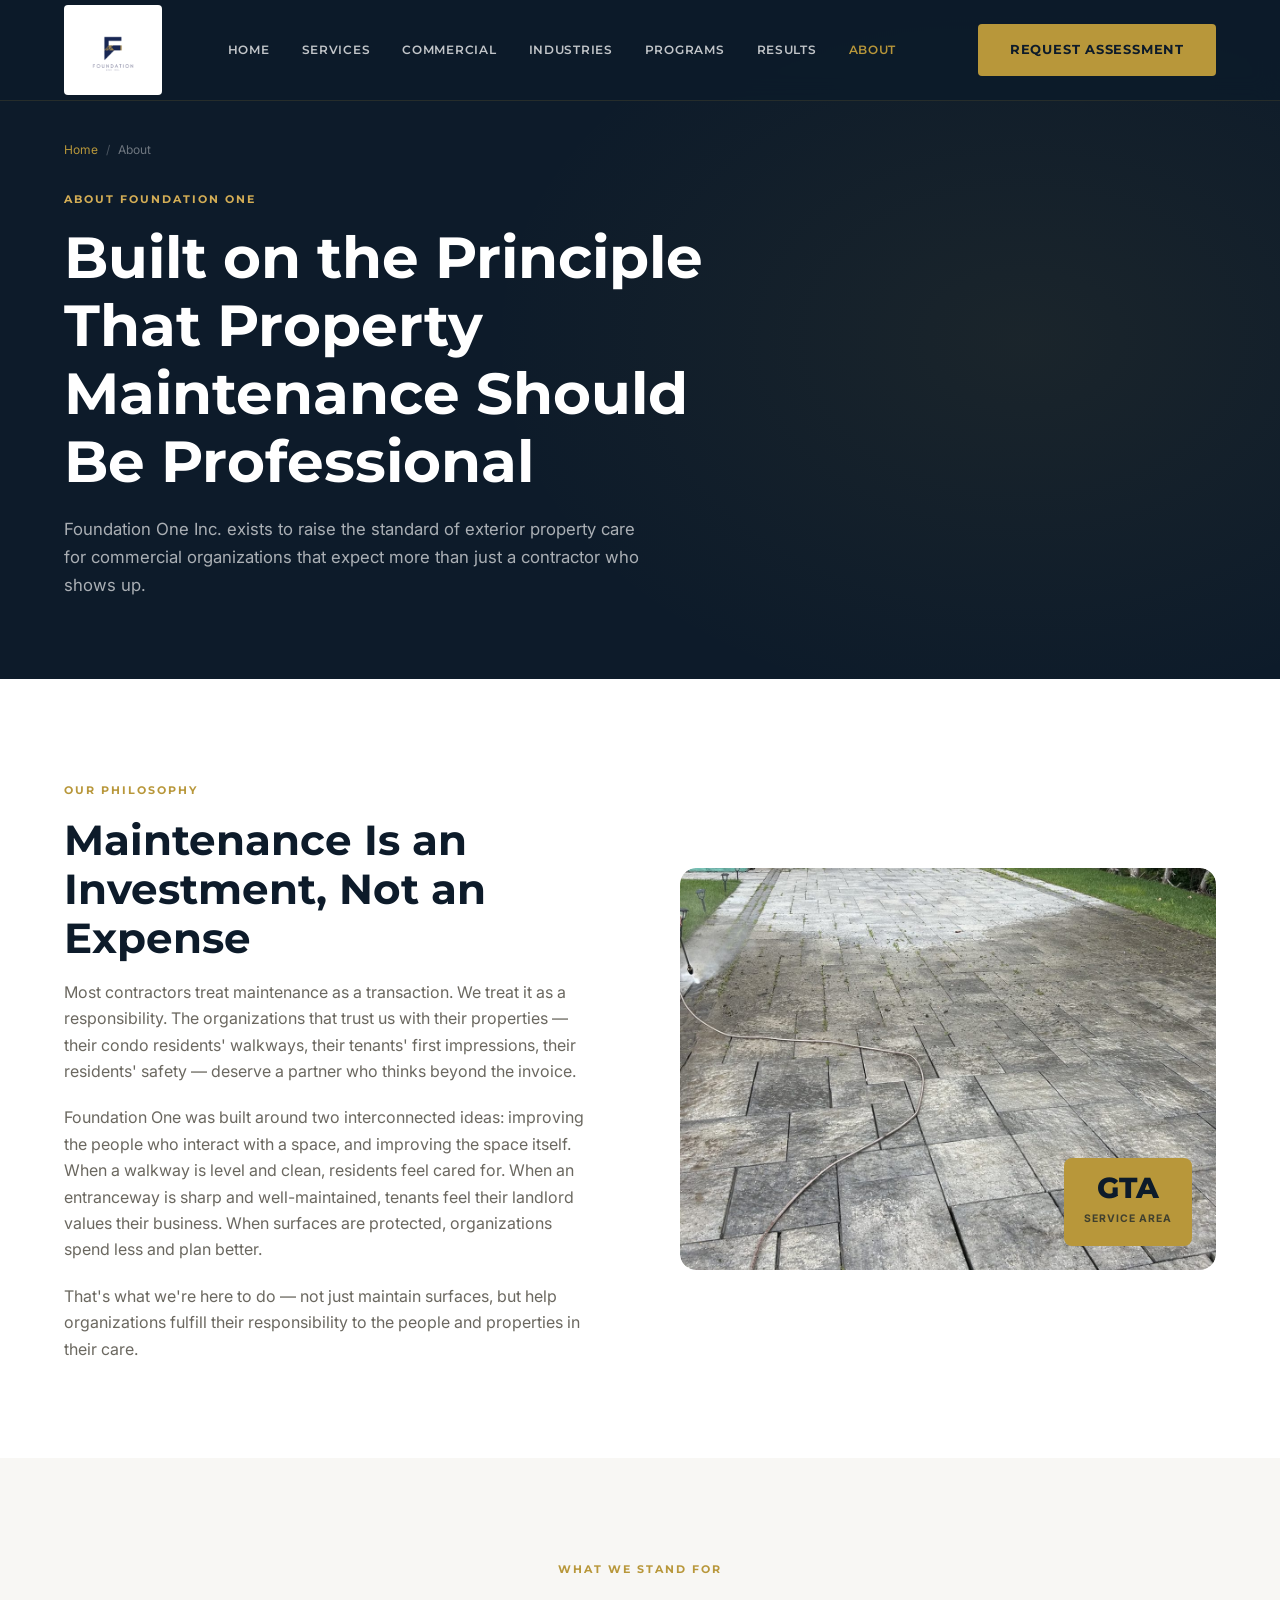
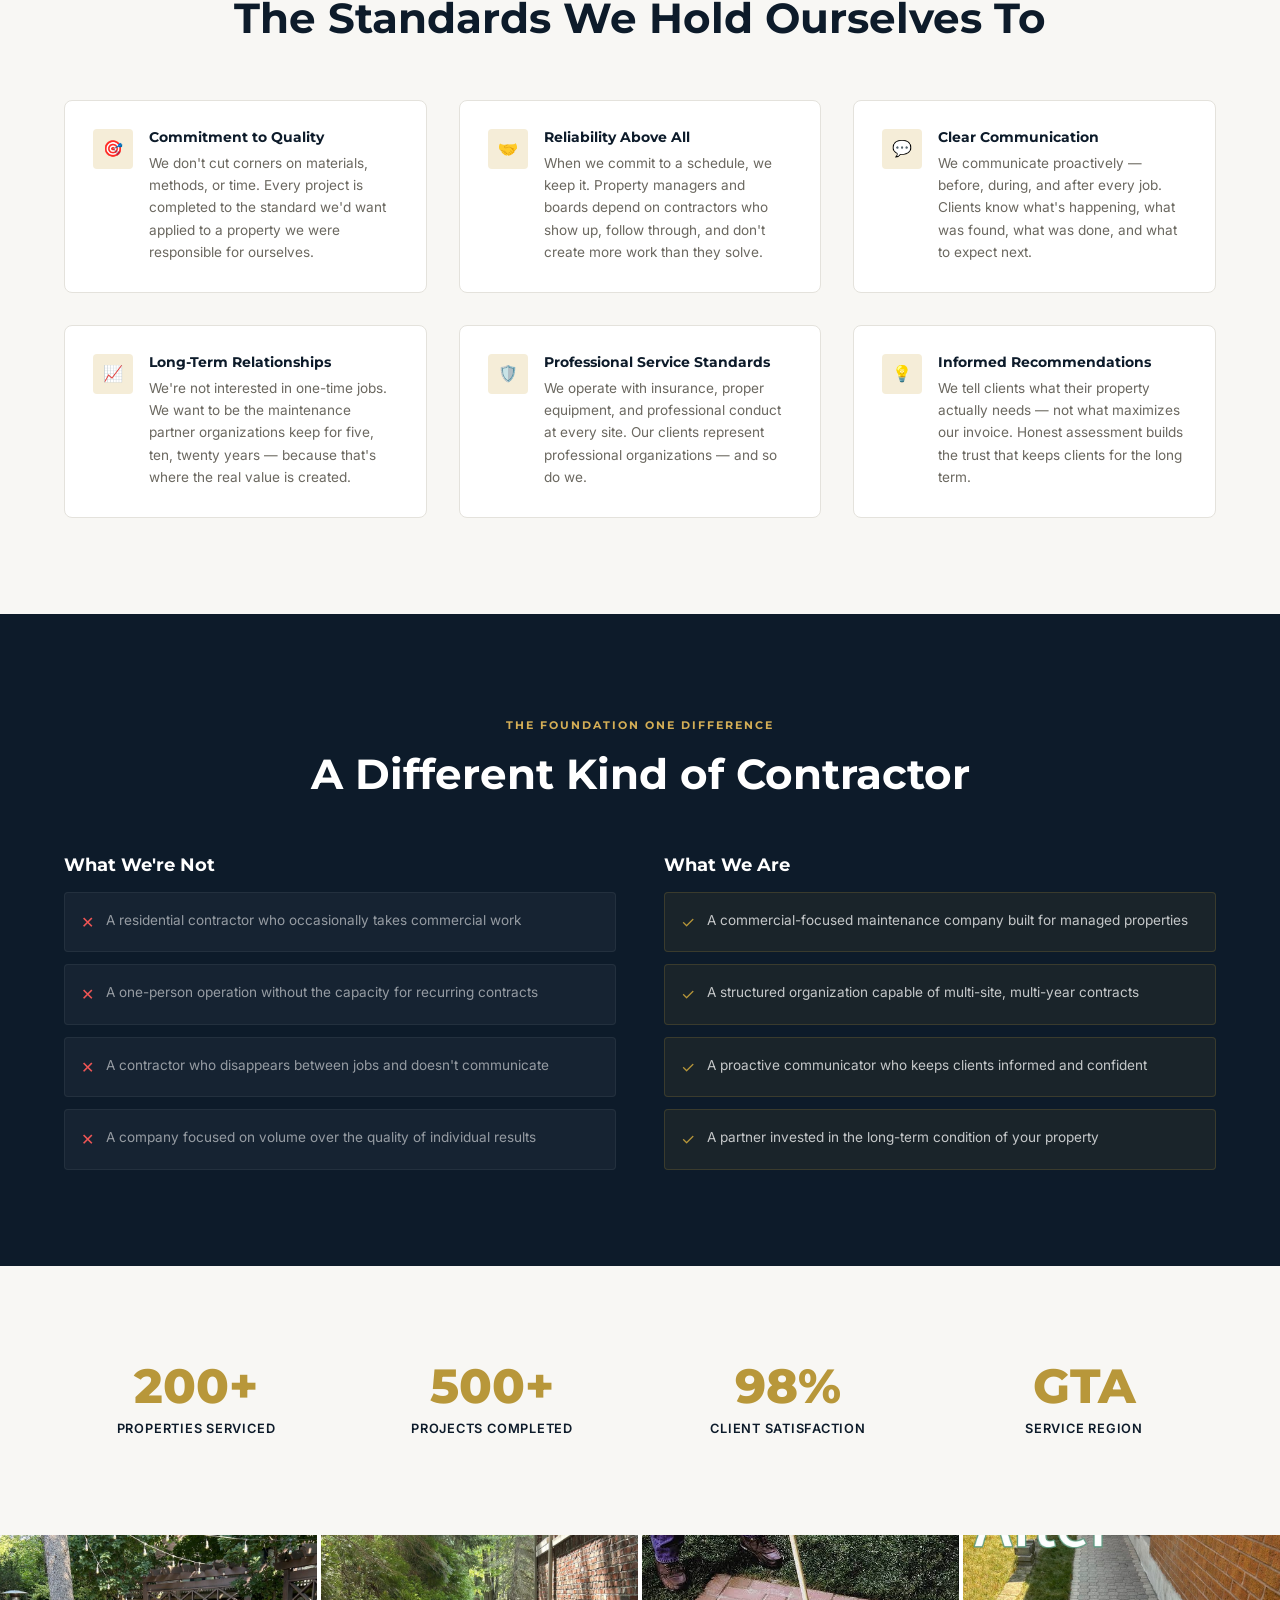
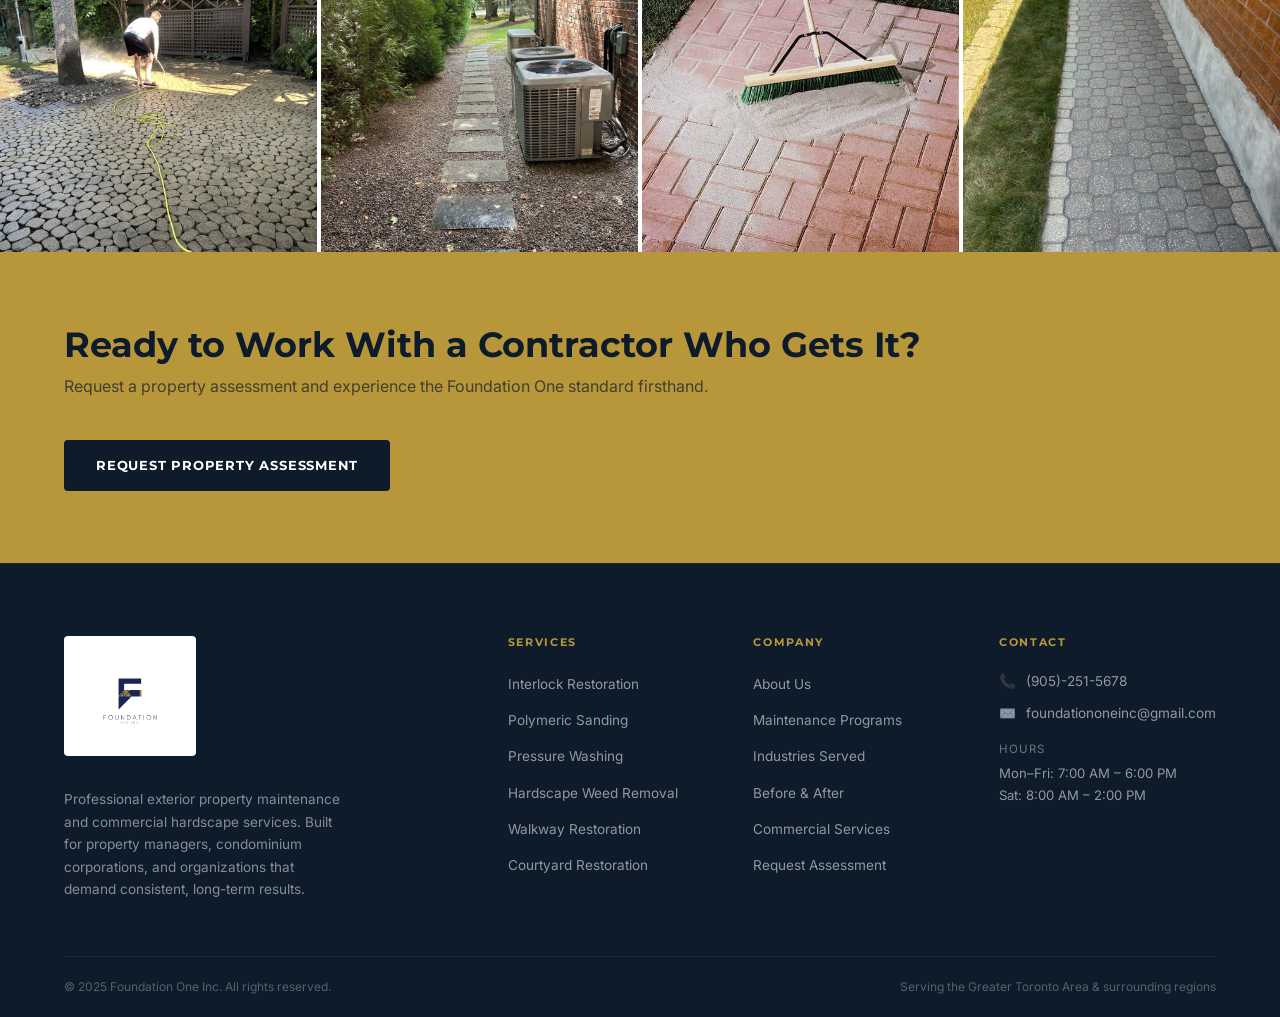
<file: about.html>
<!DOCTYPE html>
<html lang="en">
<head>
  <meta charset="UTF-8" />
  <meta name="viewport" content="width=device-width, initial-scale=1.0" />
  <title>About — Foundation One Inc.</title>
  <meta name="description" content="Foundation One Inc. is a professional commercial property maintenance company built on reliability, quality, and long-term client relationships." />
  <link rel="stylesheet" href="css/style.css" />
</head>
<body>

  <div id="nav-placeholder"></div>

  <section class="page-hero">
    <div class="page-hero__bg"></div>
    <div class="container">
      <div class="page-hero__inner">
        <div class="page-hero__breadcrumb">
          <a href="index.html">Home</a> <span>/</span> About
        </div>
        <span class="eyebrow">About Foundation One</span>
        <h1>Built on the Principle That Property Maintenance Should Be Professional</h1>
        <p>Foundation One Inc. exists to raise the standard of exterior property care for commercial organizations that expect more than just a contractor who shows up.</p>
      </div>
    </div>
  </section>

  <!-- ══════════════════════════════════════
       PHILOSOPHY
  ══════════════════════════════════════ -->
  <section class="section">
    <div class="container">
      <div class="about-grid">
        <div class="reveal">
          <span class="eyebrow">Our Philosophy</span>
          <h2>Maintenance Is an Investment, Not an Expense</h2>
          <p style="margin-top:16px; margin-bottom:20px;">Most contractors treat maintenance as a transaction. We treat it as a responsibility. The organizations that trust us with their properties — their condo residents' walkways, their tenants' first impressions, their residents' safety — deserve a partner who thinks beyond the invoice.</p>
          <p style="margin-bottom:20px;">Foundation One was built around two interconnected ideas: improving the people who interact with a space, and improving the space itself. When a walkway is level and clean, residents feel cared for. When an entranceway is sharp and well-maintained, tenants feel their landlord values their business. When surfaces are protected, organizations spend less and plan better.</p>
          <p>That's what we're here to do — not just maintain surfaces, but help organizations fulfill their responsibility to the people and properties in their care.</p>
        </div>
        <div class="about-photo-wrap reveal reveal-delay-2">
          <img class="about-photo" src="assets/photos/courtyard-action.jpg" alt="Foundation One commercial property maintenance work" loading="lazy" />
          <div class="about-visual__badge">
            <strong>GTA</strong>
            <span>Service Area</span>
          </div>
        </div>
      </div>
    </div>
  </section>

  <!-- ══════════════════════════════════════
       VALUES
  ══════════════════════════════════════ -->
  <section class="section section--gray">
    <div class="container">
      <div class="section-header section-header--center reveal">
        <span class="eyebrow">What We Stand For</span>
        <h2>The Standards We Hold Ourselves To</h2>
      </div>
      <div style="display:grid; grid-template-columns: repeat(auto-fit, minmax(340px, 1fr)); gap: 32px;">
        <div class="value-item reveal reveal-delay-1" style="background:var(--white); padding:28px; border-radius:var(--radius-md); border:1px solid var(--gray-200); align-items:flex-start;">
          <div class="value-item__icon">🎯</div>
          <div>
            <h4>Commitment to Quality</h4>
            <p style="font-size:0.85rem; margin-top:6px;">We don't cut corners on materials, methods, or time. Every project is completed to the standard we'd want applied to a property we were responsible for ourselves.</p>
          </div>
        </div>
        <div class="value-item reveal reveal-delay-2" style="background:var(--white); padding:28px; border-radius:var(--radius-md); border:1px solid var(--gray-200); align-items:flex-start;">
          <div class="value-item__icon">🤝</div>
          <div>
            <h4>Reliability Above All</h4>
            <p style="font-size:0.85rem; margin-top:6px;">When we commit to a schedule, we keep it. Property managers and boards depend on contractors who show up, follow through, and don't create more work than they solve.</p>
          </div>
        </div>
        <div class="value-item reveal reveal-delay-3" style="background:var(--white); padding:28px; border-radius:var(--radius-md); border:1px solid var(--gray-200); align-items:flex-start;">
          <div class="value-item__icon">💬</div>
          <div>
            <h4>Clear Communication</h4>
            <p style="font-size:0.85rem; margin-top:6px;">We communicate proactively — before, during, and after every job. Clients know what's happening, what was found, what was done, and what to expect next.</p>
          </div>
        </div>
        <div class="value-item reveal reveal-delay-4" style="background:var(--white); padding:28px; border-radius:var(--radius-md); border:1px solid var(--gray-200); align-items:flex-start;">
          <div class="value-item__icon">📈</div>
          <div>
            <h4>Long-Term Relationships</h4>
            <p style="font-size:0.85rem; margin-top:6px;">We're not interested in one-time jobs. We want to be the maintenance partner organizations keep for five, ten, twenty years — because that's where the real value is created.</p>
          </div>
        </div>
        <div class="value-item reveal reveal-delay-1" style="background:var(--white); padding:28px; border-radius:var(--radius-md); border:1px solid var(--gray-200); align-items:flex-start;">
          <div class="value-item__icon">🛡️</div>
          <div>
            <h4>Professional Service Standards</h4>
            <p style="font-size:0.85rem; margin-top:6px;">We operate with insurance, proper equipment, and professional conduct at every site. Our clients represent professional organizations — and so do we.</p>
          </div>
        </div>
        <div class="value-item reveal reveal-delay-2" style="background:var(--white); padding:28px; border-radius:var(--radius-md); border:1px solid var(--gray-200); align-items:flex-start;">
          <div class="value-item__icon">💡</div>
          <div>
            <h4>Informed Recommendations</h4>
            <p style="font-size:0.85rem; margin-top:6px;">We tell clients what their property actually needs — not what maximizes our invoice. Honest assessment builds the trust that keeps clients for the long term.</p>
          </div>
        </div>
      </div>
    </div>
  </section>

  <!-- ══════════════════════════════════════
       WHAT MAKES US DIFFERENT
  ══════════════════════════════════════ -->
  <section class="section section--dark">
    <div class="container">
      <div class="section-header section-header--center reveal">
        <span class="eyebrow">The Foundation One Difference</span>
        <h2>A Different Kind of Contractor</h2>
      </div>
      <div style="display:grid; grid-template-columns: 1fr 1fr; gap: 48px; align-items:start;">
        <div class="reveal reveal-delay-1">
          <h4 style="color:var(--white); margin-bottom:16px;">What We're Not</h4>
          <div style="display:flex; flex-direction:column; gap:12px;">
            <div style="display:flex; gap:12px; align-items:flex-start; padding:16px; background:rgba(255,255,255,0.04); border-radius:var(--radius-sm); border:1px solid rgba(255,255,255,0.06);">
              <span style="color:#e55;">✕</span>
              <p style="font-size:0.85rem; color:rgba(255,255,255,0.55);">A residential contractor who occasionally takes commercial work</p>
            </div>
            <div style="display:flex; gap:12px; align-items:flex-start; padding:16px; background:rgba(255,255,255,0.04); border-radius:var(--radius-sm); border:1px solid rgba(255,255,255,0.06);">
              <span style="color:#e55;">✕</span>
              <p style="font-size:0.85rem; color:rgba(255,255,255,0.55);">A one-person operation without the capacity for recurring contracts</p>
            </div>
            <div style="display:flex; gap:12px; align-items:flex-start; padding:16px; background:rgba(255,255,255,0.04); border-radius:var(--radius-sm); border:1px solid rgba(255,255,255,0.06);">
              <span style="color:#e55;">✕</span>
              <p style="font-size:0.85rem; color:rgba(255,255,255,0.55);">A contractor who disappears between jobs and doesn't communicate</p>
            </div>
            <div style="display:flex; gap:12px; align-items:flex-start; padding:16px; background:rgba(255,255,255,0.04); border-radius:var(--radius-sm); border:1px solid rgba(255,255,255,0.06);">
              <span style="color:#e55;">✕</span>
              <p style="font-size:0.85rem; color:rgba(255,255,255,0.55);">A company focused on volume over the quality of individual results</p>
            </div>
          </div>
        </div>
        <div class="reveal reveal-delay-2">
          <h4 style="color:var(--white); margin-bottom:16px;">What We Are</h4>
          <div style="display:flex; flex-direction:column; gap:12px;">
            <div style="display:flex; gap:12px; align-items:flex-start; padding:16px; background:rgba(184,151,58,0.08); border-radius:var(--radius-sm); border:1px solid rgba(184,151,58,0.2);">
              <span style="color:var(--gold);">✓</span>
              <p style="font-size:0.85rem; color:rgba(255,255,255,0.75);">A commercial-focused maintenance company built for managed properties</p>
            </div>
            <div style="display:flex; gap:12px; align-items:flex-start; padding:16px; background:rgba(184,151,58,0.08); border-radius:var(--radius-sm); border:1px solid rgba(184,151,58,0.2);">
              <span style="color:var(--gold);">✓</span>
              <p style="font-size:0.85rem; color:rgba(255,255,255,0.75);">A structured organization capable of multi-site, multi-year contracts</p>
            </div>
            <div style="display:flex; gap:12px; align-items:flex-start; padding:16px; background:rgba(184,151,58,0.08); border-radius:var(--radius-sm); border:1px solid rgba(184,151,58,0.2);">
              <span style="color:var(--gold);">✓</span>
              <p style="font-size:0.85rem; color:rgba(255,255,255,0.75);">A proactive communicator who keeps clients informed and confident</p>
            </div>
            <div style="display:flex; gap:12px; align-items:flex-start; padding:16px; background:rgba(184,151,58,0.08); border-radius:var(--radius-sm); border:1px solid rgba(184,151,58,0.2);">
              <span style="color:var(--gold);">✓</span>
              <p style="font-size:0.85rem; color:rgba(255,255,255,0.75);">A partner invested in the long-term condition of your property</p>
            </div>
          </div>
        </div>
      </div>
    </div>
  </section>

  <!-- ══════════════════════════════════════
       STATS BAND
  ══════════════════════════════════════ -->
  <section class="section section--gray">
    <div class="container">
      <div style="display:grid; grid-template-columns: repeat(4, 1fr); gap: 32px; text-align:center;">
        <div class="reveal reveal-delay-1">
          <div style="font-family:var(--font-display); font-size:3rem; font-weight:800; color:var(--gold); line-height:1;">200+</div>
          <p style="font-size:0.8rem; font-weight:600; letter-spacing:0.06em; text-transform:uppercase; margin-top:8px; color:var(--navy);">Properties Serviced</p>
        </div>
        <div class="reveal reveal-delay-2">
          <div style="font-family:var(--font-display); font-size:3rem; font-weight:800; color:var(--gold); line-height:1;">500+</div>
          <p style="font-size:0.8rem; font-weight:600; letter-spacing:0.06em; text-transform:uppercase; margin-top:8px; color:var(--navy);">Projects Completed</p>
        </div>
        <div class="reveal reveal-delay-3">
          <div style="font-family:var(--font-display); font-size:3rem; font-weight:800; color:var(--gold); line-height:1;">98%</div>
          <p style="font-size:0.8rem; font-weight:600; letter-spacing:0.06em; text-transform:uppercase; margin-top:8px; color:var(--navy);">Client Satisfaction</p>
        </div>
        <div class="reveal reveal-delay-4">
          <div style="font-family:var(--font-display); font-size:3rem; font-weight:800; color:var(--gold); line-height:1;">GTA</div>
          <p style="font-size:0.8rem; font-weight:600; letter-spacing:0.06em; text-transform:uppercase; margin-top:8px; color:var(--navy);">Service Region</p>
        </div>
      </div>
    </div>
  </section>

  <!-- Photo Strip -->
  <div class="photo-strip">
    <div class="photo-strip__item">
      <img src="assets/photos/interlock-restore.jpg" alt="Interlock paver work" loading="lazy" />
    </div>
    <div class="photo-strip__item">
      <img src="assets/photos/path-stepstone.jpg" alt="Stepping stone pathway" loading="lazy" />
    </div>
    <div class="photo-strip__item">
      <img src="assets/photos/polysand-sweep.jpg" alt="Polymeric sand application" loading="lazy" />
    </div>
    <div class="photo-strip__item">
      <img src="assets/photos/walkway-after.jpg" alt="Walkway restoration" loading="lazy" />
    </div>
  </div>

  <section class="cta-banner">
    <div class="container">
      <div class="cta-banner__inner">
        <div>
          <h2>Ready to Work With a Contractor Who Gets It?</h2>
          <p>Request a property assessment and experience the Foundation One standard firsthand.</p>
        </div>
        <a href="contact.html" class="btn btn-dark">Request Property Assessment</a>
      </div>
    </div>
  </section>

  <div id="footer-placeholder"></div>
  <script src="js/components.js"></script>
  <script src="js/main.js"></script>
</body>
</html>
</file>
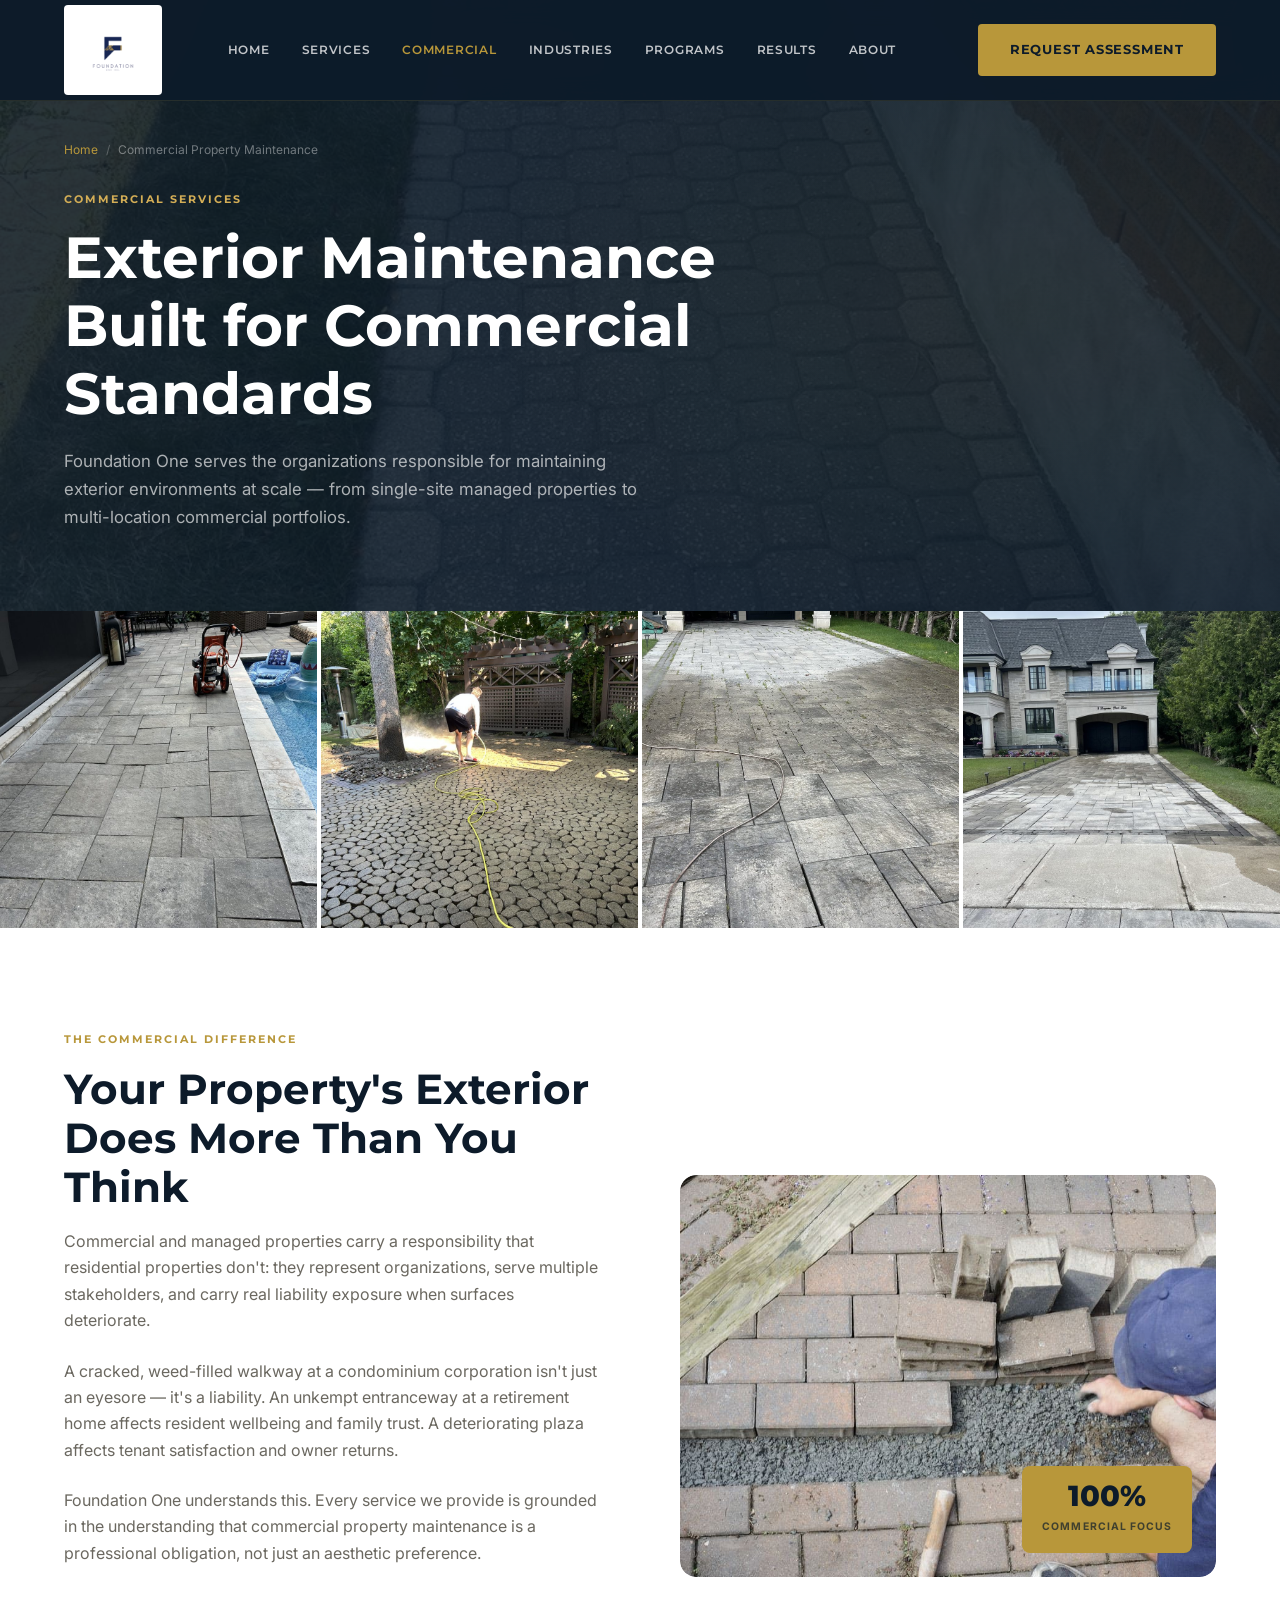
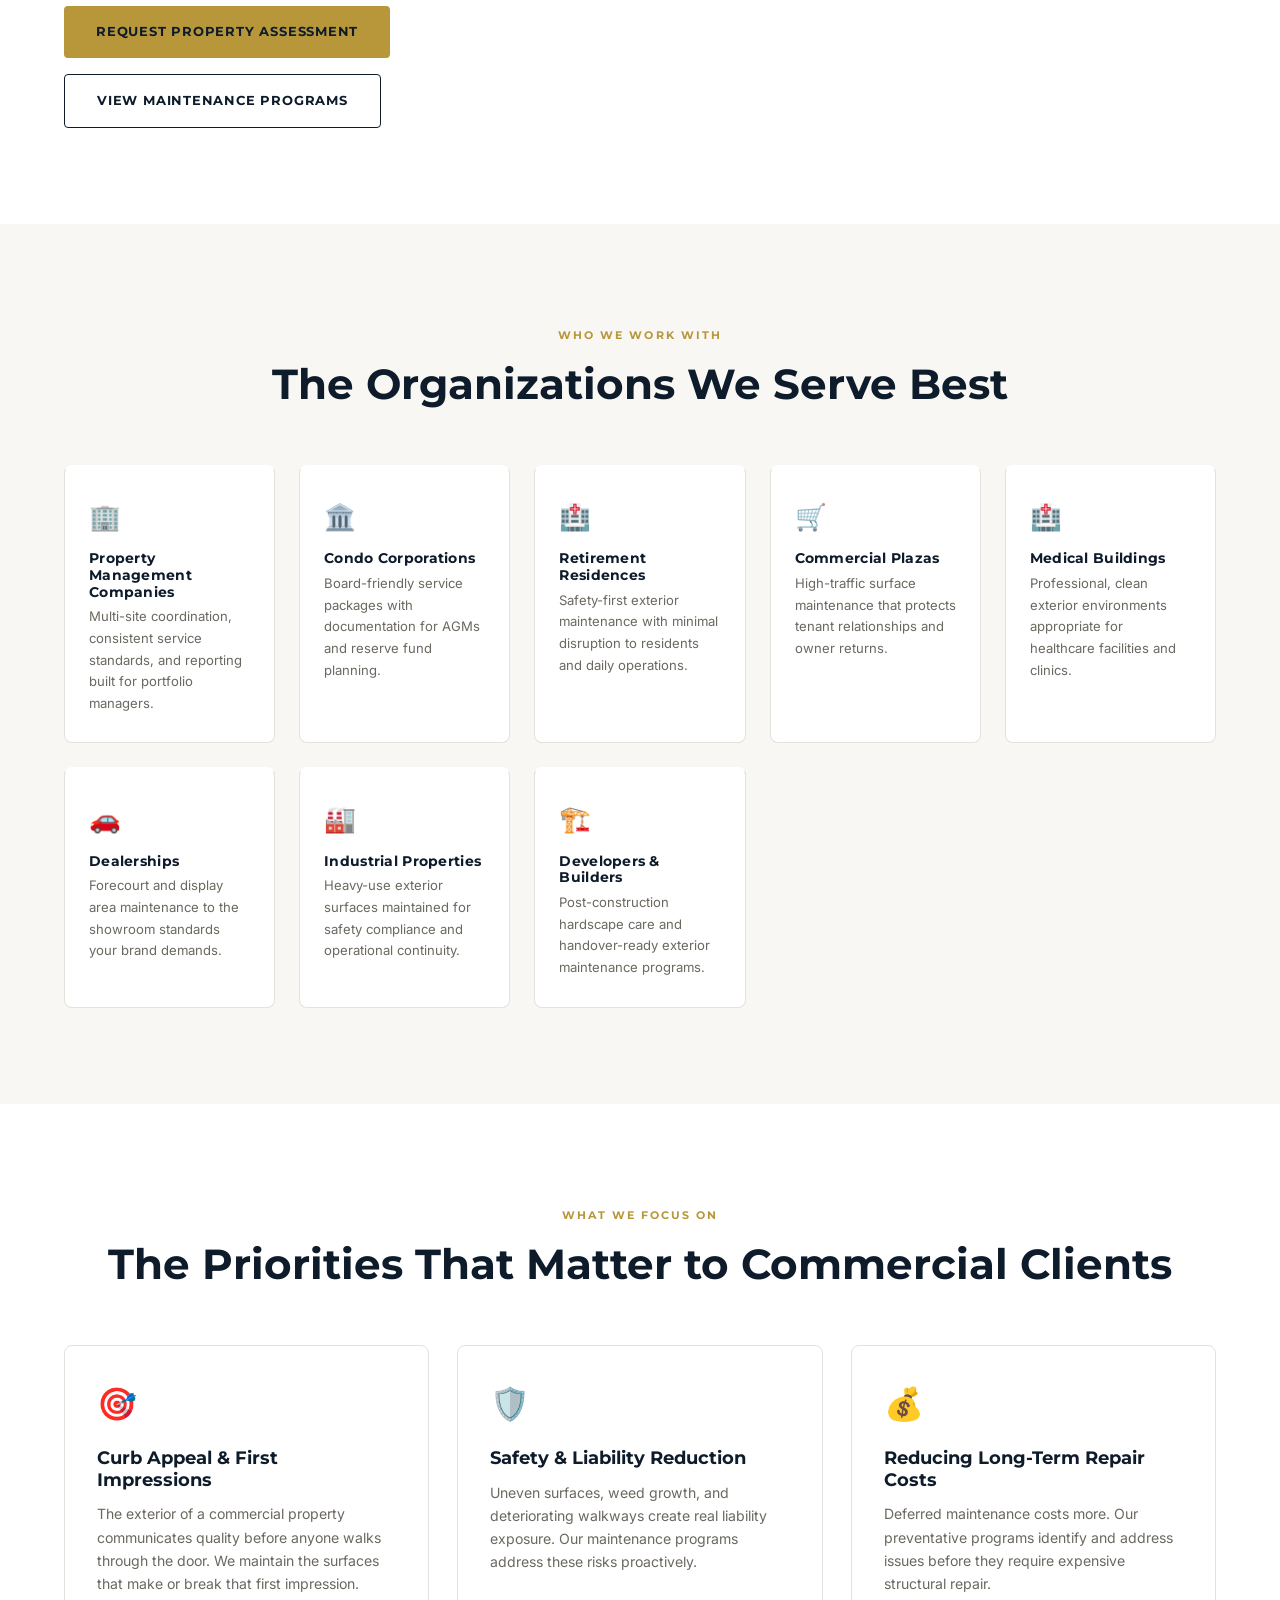
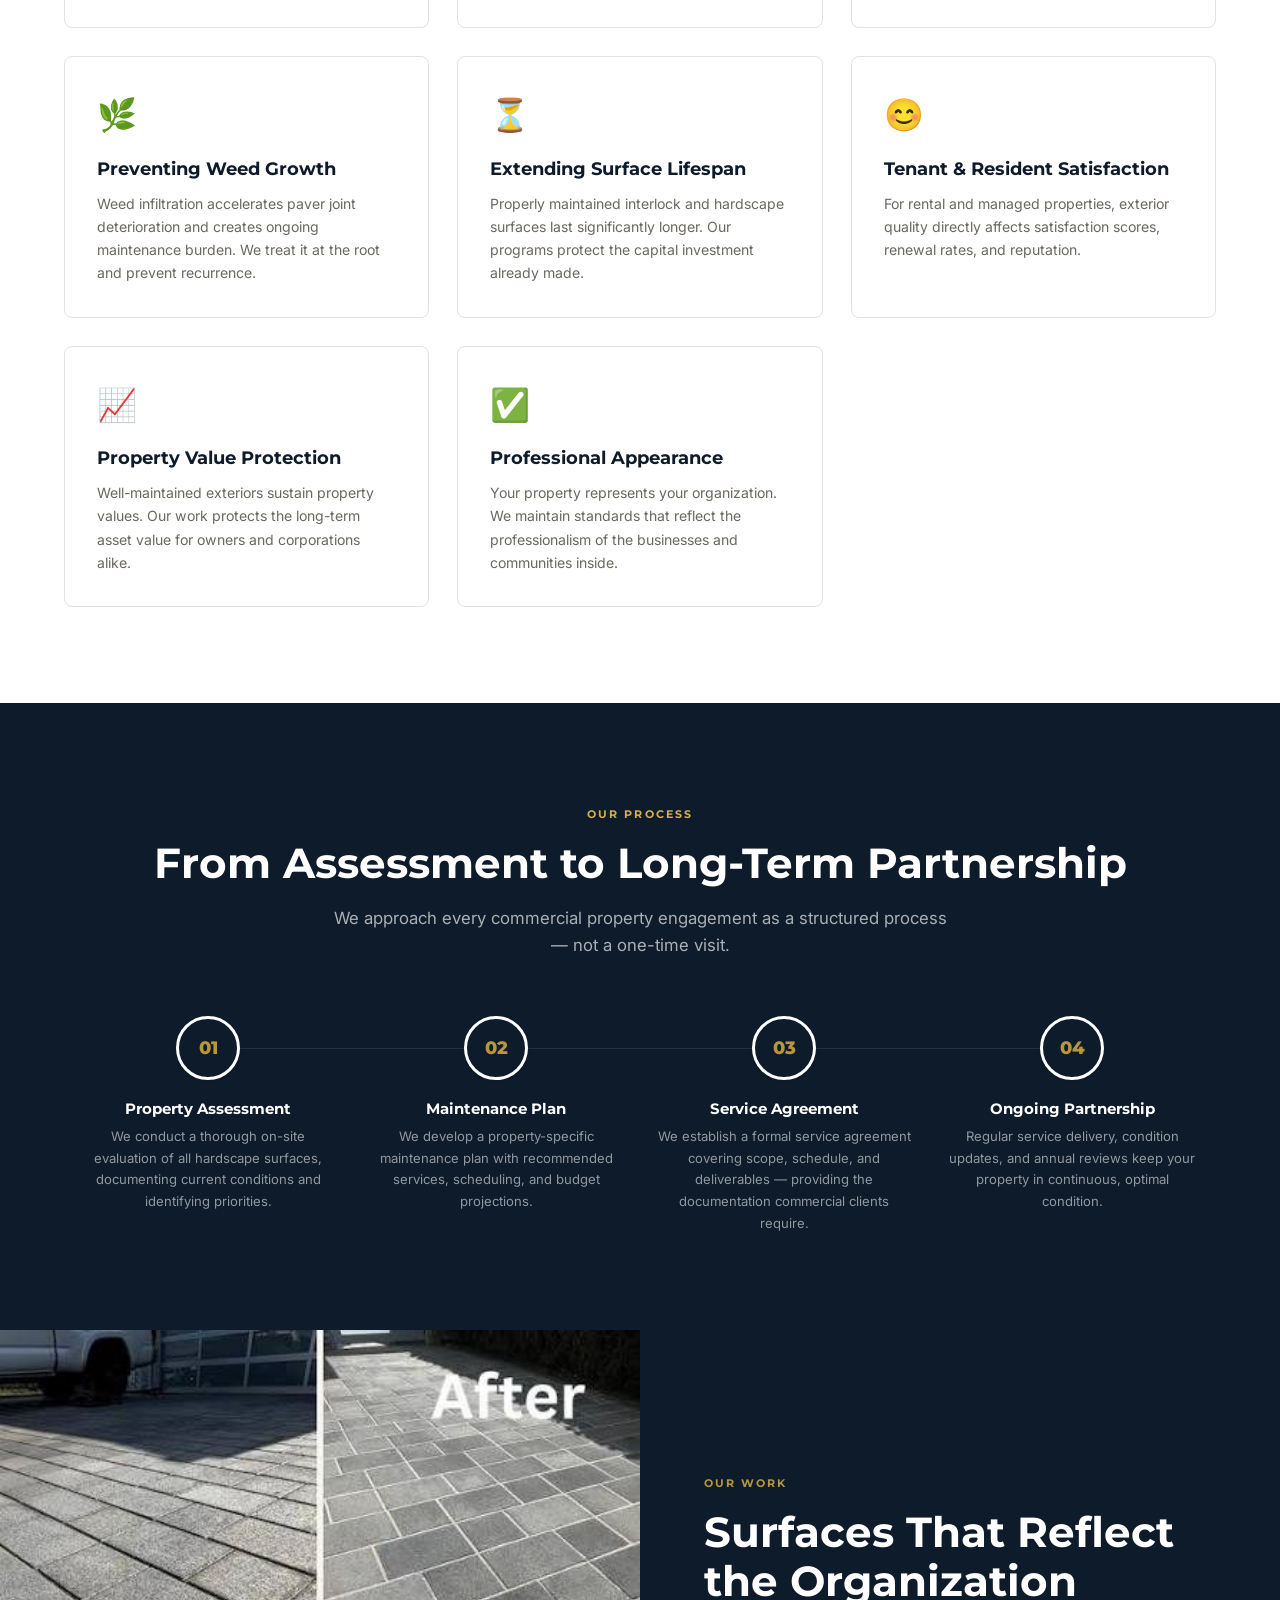
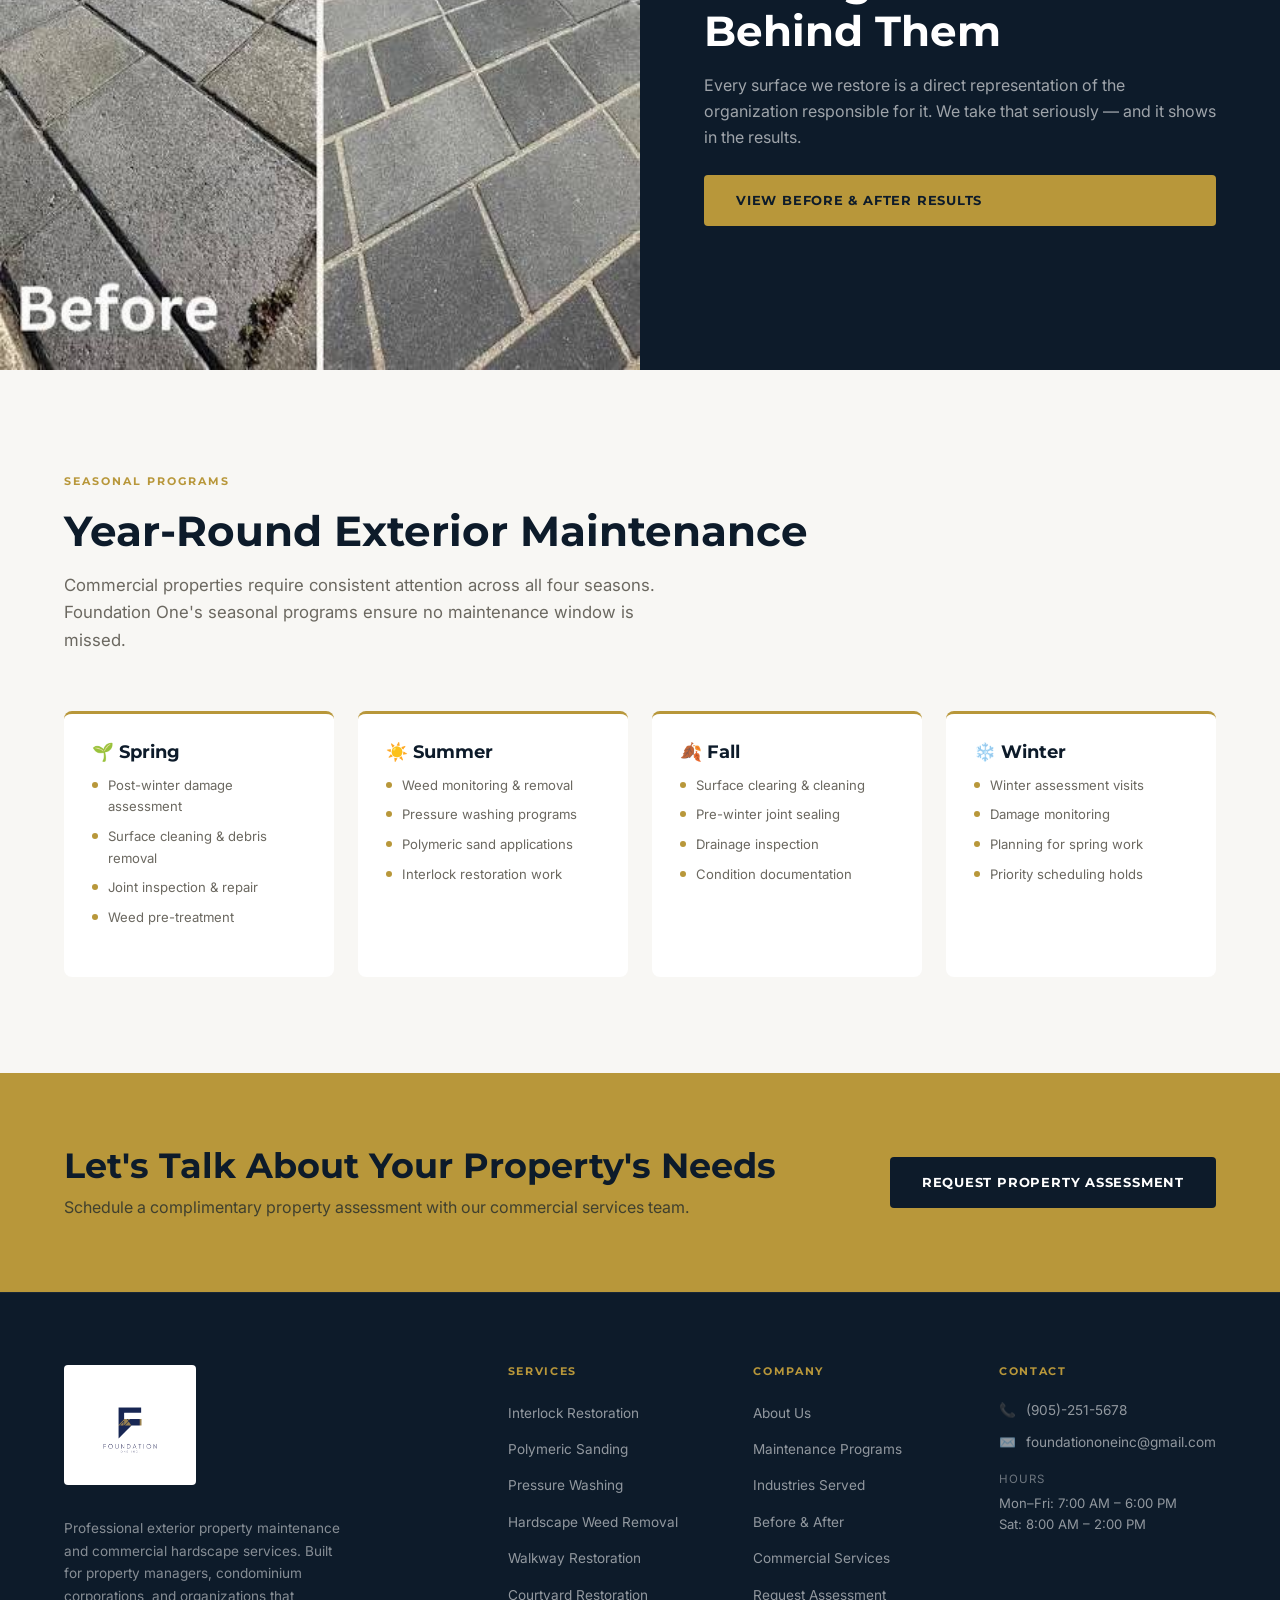
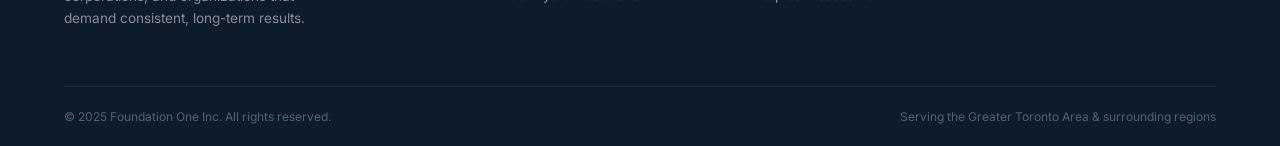
<file: commercial.html>
<!DOCTYPE html>
<html lang="en">
<head>
  <meta charset="UTF-8" />
  <meta name="viewport" content="width=device-width, initial-scale=1.0" />
  <title>Commercial Property Maintenance — Foundation One Inc.</title>
  <meta name="description" content="Professional commercial exterior property maintenance for property managers, condo corporations, retirement residences, and commercial organizations." />
  <link rel="stylesheet" href="css/style.css" />
</head>
<body>

  <div id="nav-placeholder"></div>

  <section class="page-hero">
    <div class="page-hero__bg"></div>
    <img class="page-hero__photo" src="assets/photos/walkway-after.jpg" alt="Commercial property maintenance" loading="eager" />
    <div class="container">
      <div class="page-hero__inner">
        <div class="page-hero__breadcrumb">
          <a href="index.html">Home</a> <span>/</span> Commercial Property Maintenance
        </div>
        <span class="eyebrow">Commercial Services</span>
        <h1>Exterior Maintenance Built for Commercial Standards</h1>
        <p>Foundation One serves the organizations responsible for maintaining exterior environments at scale — from single-site managed properties to multi-location commercial portfolios.</p>
      </div>
    </div>
  </section>

  <div class="photo-strip">
    <div class="photo-strip__item"><img src="assets/photos/poolside-pressurewash.jpg" alt="Commercial hardscape" loading="lazy" /></div>
    <div class="photo-strip__item"><img src="assets/photos/interlock-restore.jpg" alt="Interlock work" loading="lazy" /></div>
    <div class="photo-strip__item"><img src="assets/photos/courtyard-action.jpg" alt="Pressure washing" loading="lazy" /></div>
    <div class="photo-strip__item"><img src="assets/photos/steps-before.jpg" alt="Polymeric sand application" loading="lazy" /></div>
  </div>

  <!-- ══════════════════════════════════════
       WHY COMMERCIAL MATTERS
  ══════════════════════════════════════ -->
  <section class="section">
    <div class="container">
      <div class="about-grid">
        <div class="reveal">
          <span class="eyebrow">The Commercial Difference</span>
          <h2>Your Property's Exterior Does More Than You Think</h2>
          <p style="margin-top:16px; margin-bottom:24px;">Commercial and managed properties carry a responsibility that residential properties don't: they represent organizations, serve multiple stakeholders, and carry real liability exposure when surfaces deteriorate.</p>
          <p style="margin-bottom:24px;">A cracked, weed-filled walkway at a condominium corporation isn't just an eyesore — it's a liability. An unkempt entranceway at a retirement home affects resident wellbeing and family trust. A deteriorating plaza affects tenant satisfaction and owner returns.</p>
          <p>Foundation One understands this. Every service we provide is grounded in the understanding that commercial property maintenance is a professional obligation, not just an aesthetic preference.</p>
          <div style="margin-top:40px; display:flex; gap:16px; flex-wrap:wrap;">
            <a href="contact.html" class="btn btn-primary">Request Property Assessment</a>
            <a href="programs.html" class="btn btn-outline-navy">View Maintenance Programs</a>
          </div>
        </div>
        <div class="about-photo-wrap reveal reveal-delay-2">
          <img class="about-photo" src="assets/photos/driveway-before.jpg" alt="Commercial property exterior maintenance" loading="lazy" />
          <div class="about-visual__badge">
            <strong>100%</strong>
            <span>Commercial Focus</span>
          </div>
        </div>
      </div>
    </div>
  </section>

  <!-- ══════════════════════════════════════
       TARGET AUDIENCE CALLOUTS
  ══════════════════════════════════════ -->
  <section class="section section--gray">
    <div class="container">
      <div class="section-header section-header--center reveal">
        <span class="eyebrow">Who We Work With</span>
        <h2>The Organizations We Serve Best</h2>
      </div>
      <div class="serve-grid">
        <div class="serve-card reveal reveal-delay-1">
          <div class="serve-card__icon">🏢</div>
          <h4>Property Management Companies</h4>
          <p>Multi-site coordination, consistent service standards, and reporting built for portfolio managers.</p>
        </div>
        <div class="serve-card reveal reveal-delay-2">
          <div class="serve-card__icon">🏛️</div>
          <h4>Condo Corporations</h4>
          <p>Board-friendly service packages with documentation for AGMs and reserve fund planning.</p>
        </div>
        <div class="serve-card reveal reveal-delay-3">
          <div class="serve-card__icon">🏥</div>
          <h4>Retirement Residences</h4>
          <p>Safety-first exterior maintenance with minimal disruption to residents and daily operations.</p>
        </div>
        <div class="serve-card reveal reveal-delay-4">
          <div class="serve-card__icon">🛒</div>
          <h4>Commercial Plazas</h4>
          <p>High-traffic surface maintenance that protects tenant relationships and owner returns.</p>
        </div>
        <div class="serve-card reveal reveal-delay-1">
          <div class="serve-card__icon">🏥</div>
          <h4>Medical Buildings</h4>
          <p>Professional, clean exterior environments appropriate for healthcare facilities and clinics.</p>
        </div>
        <div class="serve-card reveal reveal-delay-2">
          <div class="serve-card__icon">🚗</div>
          <h4>Dealerships</h4>
          <p>Forecourt and display area maintenance to the showroom standards your brand demands.</p>
        </div>
        <div class="serve-card reveal reveal-delay-3">
          <div class="serve-card__icon">🏭</div>
          <h4>Industrial Properties</h4>
          <p>Heavy-use exterior surfaces maintained for safety compliance and operational continuity.</p>
        </div>
        <div class="serve-card reveal reveal-delay-4">
          <div class="serve-card__icon">🏗️</div>
          <h4>Developers &amp; Builders</h4>
          <p>Post-construction hardscape care and handover-ready exterior maintenance programs.</p>
        </div>
      </div>
    </div>
  </section>

  <!-- ══════════════════════════════════════
       FOCUS AREAS
  ══════════════════════════════════════ -->
  <section class="section">
    <div class="container">
      <div class="section-header section-header--center reveal">
        <span class="eyebrow">What We Focus On</span>
        <h2>The Priorities That Matter to Commercial Clients</h2>
      </div>
      <div style="display:grid; grid-template-columns: repeat(auto-fit, minmax(280px, 1fr)); gap: 28px;">
        <div class="industry-card reveal reveal-delay-1">
          <div class="industry-card__icon">🎯</div>
          <h3>Curb Appeal &amp; First Impressions</h3>
          <p style="font-size:0.88rem;">The exterior of a commercial property communicates quality before anyone walks through the door. We maintain the surfaces that make or break that first impression.</p>
        </div>
        <div class="industry-card reveal reveal-delay-2">
          <div class="industry-card__icon">🛡️</div>
          <h3>Safety &amp; Liability Reduction</h3>
          <p style="font-size:0.88rem;">Uneven surfaces, weed growth, and deteriorating walkways create real liability exposure. Our maintenance programs address these risks proactively.</p>
        </div>
        <div class="industry-card reveal reveal-delay-3">
          <div class="industry-card__icon">💰</div>
          <h3>Reducing Long-Term Repair Costs</h3>
          <p style="font-size:0.88rem;">Deferred maintenance costs more. Our preventative programs identify and address issues before they require expensive structural repair.</p>
        </div>
        <div class="industry-card reveal reveal-delay-4">
          <div class="industry-card__icon">🌿</div>
          <h3>Preventing Weed Growth</h3>
          <p style="font-size:0.88rem;">Weed infiltration accelerates paver joint deterioration and creates ongoing maintenance burden. We treat it at the root and prevent recurrence.</p>
        </div>
        <div class="industry-card reveal reveal-delay-1">
          <div class="industry-card__icon">⏳</div>
          <h3>Extending Surface Lifespan</h3>
          <p style="font-size:0.88rem;">Properly maintained interlock and hardscape surfaces last significantly longer. Our programs protect the capital investment already made.</p>
        </div>
        <div class="industry-card reveal reveal-delay-2">
          <div class="industry-card__icon">😊</div>
          <h3>Tenant &amp; Resident Satisfaction</h3>
          <p style="font-size:0.88rem;">For rental and managed properties, exterior quality directly affects satisfaction scores, renewal rates, and reputation.</p>
        </div>
        <div class="industry-card reveal reveal-delay-3">
          <div class="industry-card__icon">📈</div>
          <h3>Property Value Protection</h3>
          <p style="font-size:0.88rem;">Well-maintained exteriors sustain property values. Our work protects the long-term asset value for owners and corporations alike.</p>
        </div>
        <div class="industry-card reveal reveal-delay-4">
          <div class="industry-card__icon">✅</div>
          <h3>Professional Appearance</h3>
          <p style="font-size:0.88rem;">Your property represents your organization. We maintain standards that reflect the professionalism of the businesses and communities inside.</p>
        </div>
      </div>
    </div>
  </section>

  <!-- ══════════════════════════════════════
       ASSESSMENT PROCESS
  ══════════════════════════════════════ -->
  <section class="section section--dark">
    <div class="container">
      <div class="section-header section-header--center reveal">
        <span class="eyebrow">Our Process</span>
        <h2>From Assessment to Long-Term Partnership</h2>
        <p>We approach every commercial property engagement as a structured process — not a one-time visit.</p>
      </div>
      <div class="process-steps" style="--gray-200: rgba(255,255,255,0.1);">
        <div class="process-step reveal reveal-delay-1">
          <div class="process-step__num">01</div>
          <h4>Property Assessment</h4>
          <p style="color:rgba(255,255,255,0.55);">We conduct a thorough on-site evaluation of all hardscape surfaces, documenting current conditions and identifying priorities.</p>
        </div>
        <div class="process-step reveal reveal-delay-2">
          <div class="process-step__num">02</div>
          <h4>Maintenance Plan</h4>
          <p style="color:rgba(255,255,255,0.55);">We develop a property-specific maintenance plan with recommended services, scheduling, and budget projections.</p>
        </div>
        <div class="process-step reveal reveal-delay-3">
          <div class="process-step__num">03</div>
          <h4>Service Agreement</h4>
          <p style="color:rgba(255,255,255,0.55);">We establish a formal service agreement covering scope, schedule, and deliverables — providing the documentation commercial clients require.</p>
        </div>
        <div class="process-step reveal reveal-delay-4">
          <div class="process-step__num">04</div>
          <h4>Ongoing Partnership</h4>
          <p style="color:rgba(255,255,255,0.55);">Regular service delivery, condition updates, and annual reviews keep your property in continuous, optimal condition.</p>
        </div>
      </div>
    </div>
  </section>

  <!-- Photo split -->
  <div class="split-section">
    <div class="split-section__photo">
      <img src="assets/photos/polysand-ba.jpg" alt="Before and after polymeric sand restoration" loading="lazy" />
    </div>
    <div class="split-section__content">
      <span class="eyebrow">Our Work</span>
      <h2 style="color:var(--white); margin-bottom:16px;">Surfaces That Reflect the Organization Behind Them</h2>
      <p style="color:rgba(255,255,255,0.6); margin-bottom:24px;">Every surface we restore is a direct representation of the organization responsible for it. We take that seriously — and it shows in the results.</p>
      <a href="results.html" class="btn btn-primary">View Before &amp; After Results</a>
    </div>
  </div>

  <!-- Seasonal Programs -->
  <section class="section section--gray">
    <div class="container">
      <div class="section-header reveal">
        <span class="eyebrow">Seasonal Programs</span>
        <h2>Year-Round Exterior Maintenance</h2>
        <p>Commercial properties require consistent attention across all four seasons. Foundation One's seasonal programs ensure no maintenance window is missed.</p>
      </div>
      <div style="display:grid; grid-template-columns: repeat(4, 1fr); gap:24px;" class="reveal">
        <div style="background:var(--white); border-radius:var(--radius-md); padding:28px; border-top: 3px solid var(--gold);">
          <h4 style="margin-bottom:12px;">🌱 Spring</h4>
          <ul class="service-card__benefits">
            <li>Post-winter damage assessment</li>
            <li>Surface cleaning &amp; debris removal</li>
            <li>Joint inspection &amp; repair</li>
            <li>Weed pre-treatment</li>
          </ul>
        </div>
        <div style="background:var(--white); border-radius:var(--radius-md); padding:28px; border-top: 3px solid var(--gold);">
          <h4 style="margin-bottom:12px;">☀️ Summer</h4>
          <ul class="service-card__benefits">
            <li>Weed monitoring &amp; removal</li>
            <li>Pressure washing programs</li>
            <li>Polymeric sand applications</li>
            <li>Interlock restoration work</li>
          </ul>
        </div>
        <div style="background:var(--white); border-radius:var(--radius-md); padding:28px; border-top: 3px solid var(--gold);">
          <h4 style="margin-bottom:12px;">🍂 Fall</h4>
          <ul class="service-card__benefits">
            <li>Surface clearing &amp; cleaning</li>
            <li>Pre-winter joint sealing</li>
            <li>Drainage inspection</li>
            <li>Condition documentation</li>
          </ul>
        </div>
        <div style="background:var(--white); border-radius:var(--radius-md); padding:28px; border-top: 3px solid var(--gold);">
          <h4 style="margin-bottom:12px;">❄️ Winter</h4>
          <ul class="service-card__benefits">
            <li>Winter assessment visits</li>
            <li>Damage monitoring</li>
            <li>Planning for spring work</li>
            <li>Priority scheduling holds</li>
          </ul>
        </div>
      </div>
    </div>
  </section>

  <section class="cta-banner">
    <div class="container">
      <div class="cta-banner__inner">
        <div>
          <h2>Let's Talk About Your Property's Needs</h2>
          <p>Schedule a complimentary property assessment with our commercial services team.</p>
        </div>
        <a href="contact.html" class="btn btn-dark">Request Property Assessment</a>
      </div>
    </div>
  </section>

  <div id="footer-placeholder"></div>
  <script src="js/components.js"></script>
  <script src="js/main.js"></script>
</body>
</html>
</file>
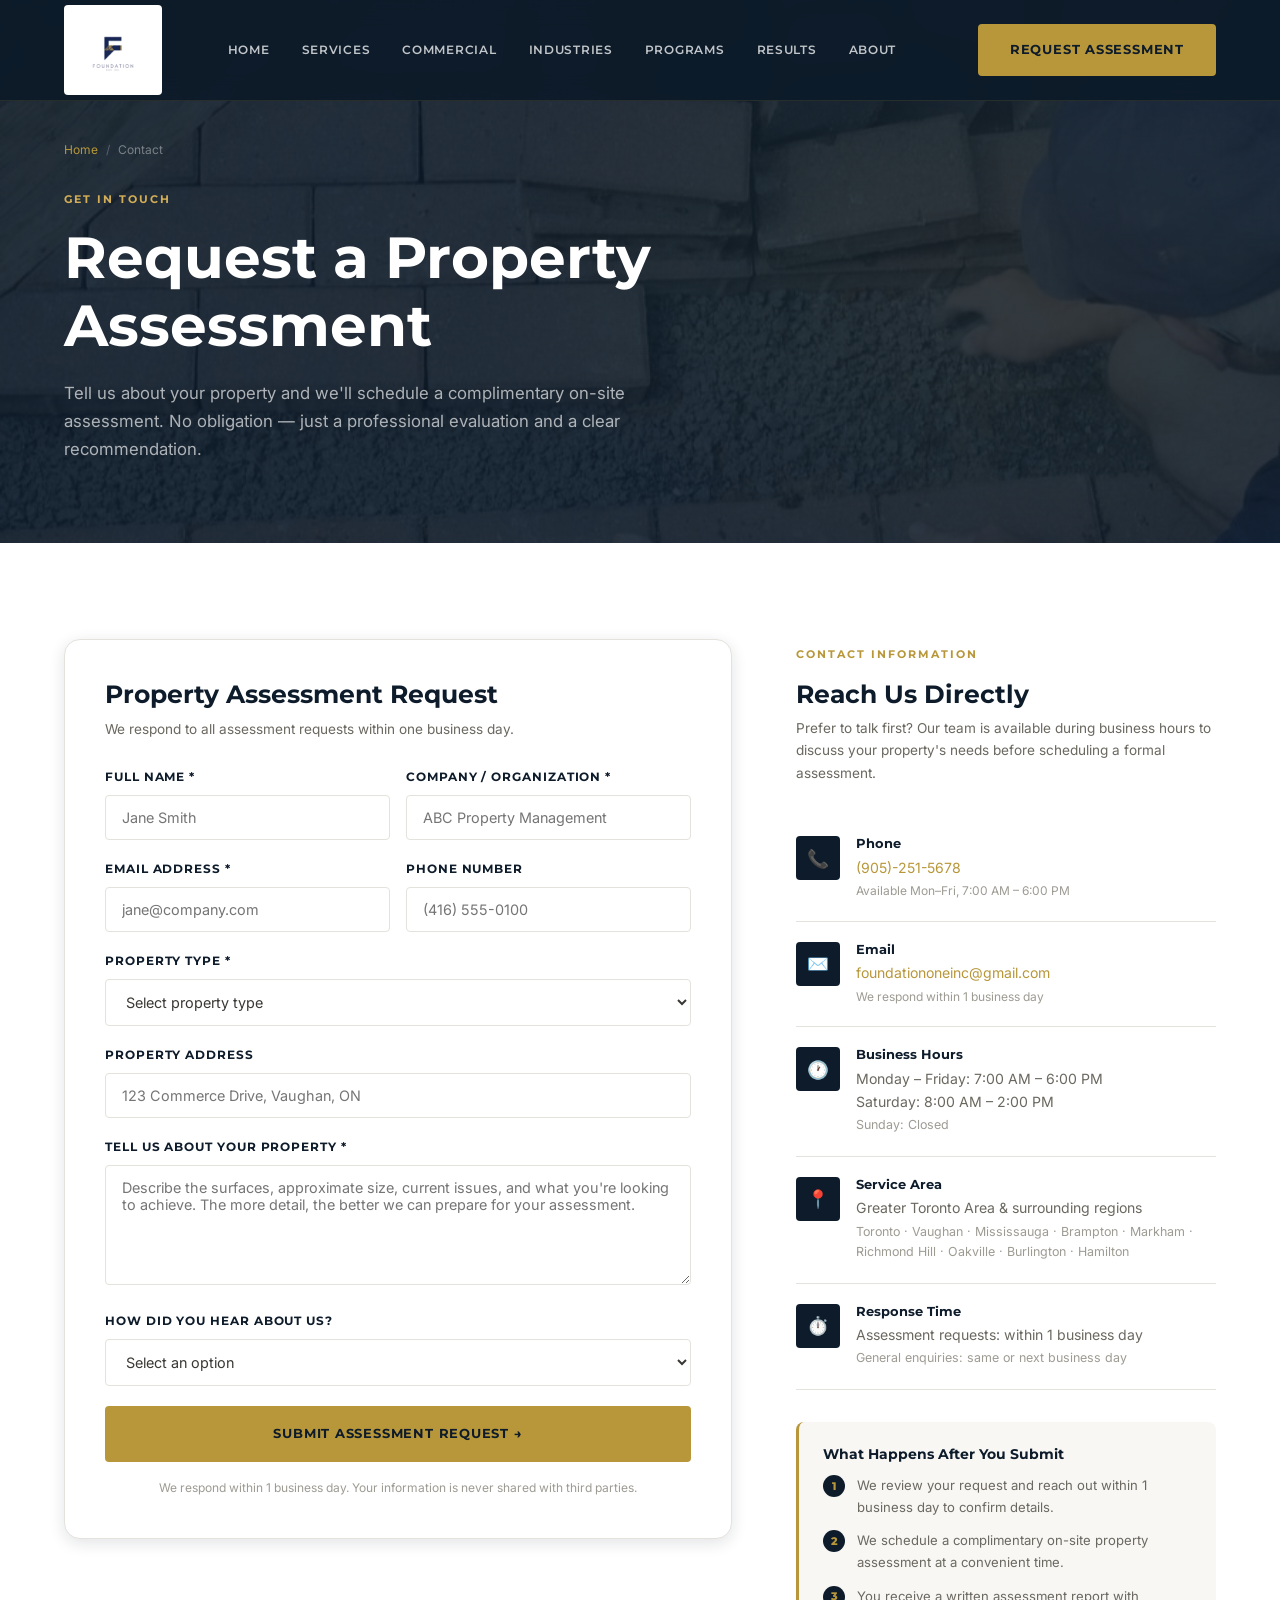
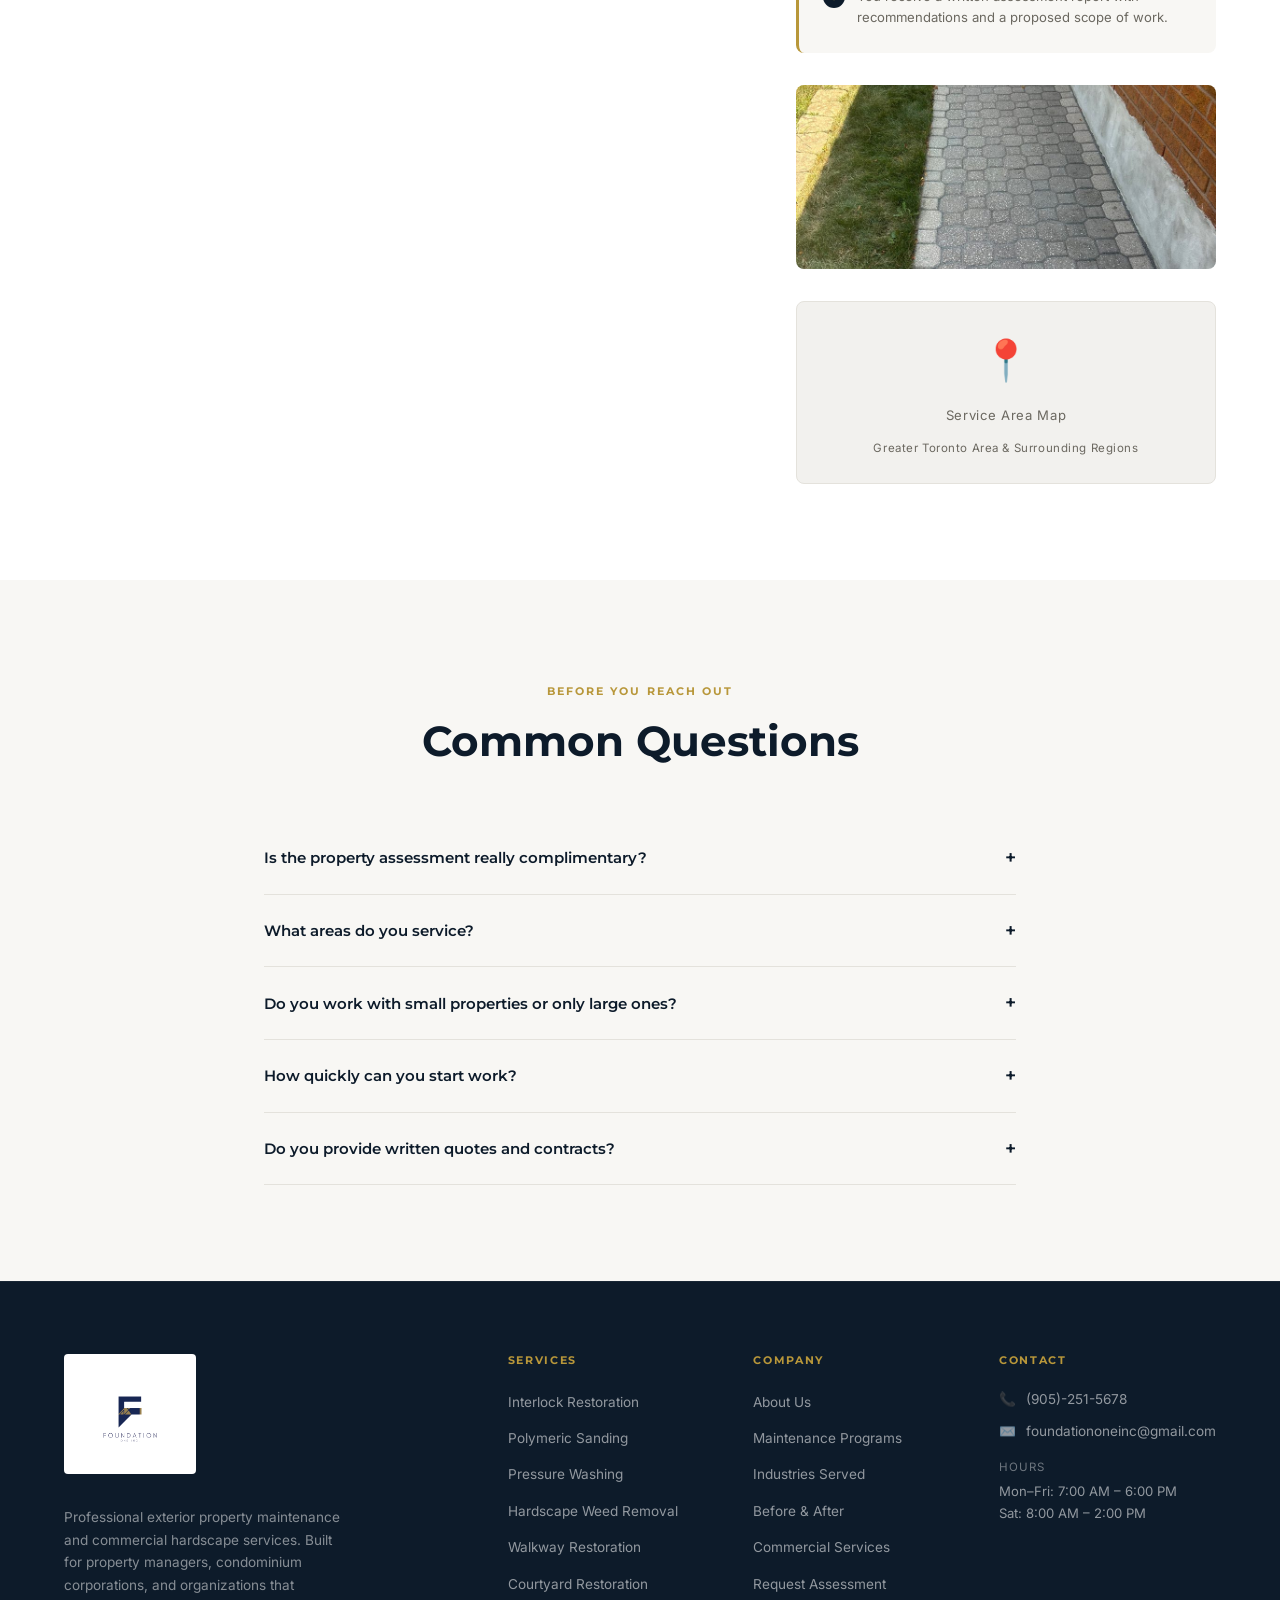
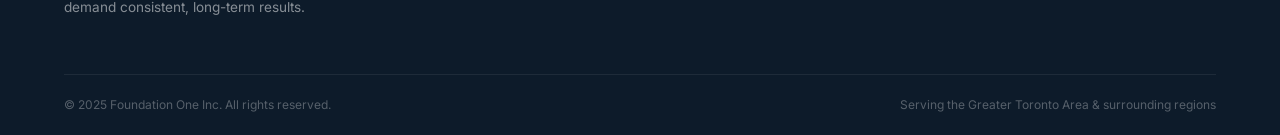
<file: contact.html>
<!DOCTYPE html>
<html lang="en">
<head>
  <meta charset="UTF-8" />
  <meta name="viewport" content="width=device-width, initial-scale=1.0" />
  <title>Contact / Request Assessment — Foundation One Inc.</title>
  <meta name="description" content="Request a complimentary property assessment from Foundation One Inc. Serving property managers, condo corporations, and commercial organizations across the GTA." />
  <link rel="stylesheet" href="css/style.css" />
</head>
<body>

  <div id="nav-placeholder"></div>

  <section class="page-hero">
    <div class="page-hero__bg"></div>
    <img class="page-hero__photo" src="assets/photos/driveway-before.jpg" alt="Foundation One property assessment" loading="eager" />
    <div class="container">
      <div class="page-hero__inner">
        <div class="page-hero__breadcrumb">
          <a href="index.html">Home</a> <span>/</span> Contact
        </div>
        <span class="eyebrow">Get In Touch</span>
        <h1>Request a Property Assessment</h1>
        <p>Tell us about your property and we'll schedule a complimentary on-site assessment. No obligation — just a professional evaluation and a clear recommendation.</p>
      </div>
    </div>
  </section>

  <section class="section">
    <div class="container">
      <div class="contact-grid">

        <!-- Form -->
        <div class="reveal">
          <div class="contact-form">
            <h3 style="margin-bottom:8px;">Property Assessment Request</h3>
            <p style="font-size:0.85rem; margin-bottom:28px;">We respond to all assessment requests within one business day.</p>
            <form action="https://formspree.io/f/xojoezwr" method="POST">
              <div class="form-row">
                <div class="form-group">
                  <label for="name">Full Name *</label>
                  <input type="text" id="name" name="name" placeholder="Jane Smith" required />
                </div>
                <div class="form-group">
                  <label for="company">Company / Organization *</label>
                  <input type="text" id="company" name="company" placeholder="ABC Property Management" required />
                </div>
              </div>
              <div class="form-row">
                <div class="form-group">
                  <label for="email">Email Address *</label>
                  <input type="email" id="email" name="email" placeholder="jane@company.com" required />
                </div>
                <div class="form-group">
                  <label for="phone">Phone Number</label>
                  <input type="tel" id="phone" name="phone" placeholder="(416) 555-0100" />
                </div>
              </div>
              <div class="form-group">
                <label for="property-type">Property Type *</label>
                <select id="property-type" name="property-type" required>
                  <option value="" disabled selected>Select property type</option>
                  <option>Condominium Corporation</option>
                  <option>Property Management Portfolio</option>
                  <option>Retirement Residence</option>
                  <option>Commercial Plaza</option>
                  <option>Medical / Healthcare Facility</option>
                  <option>Automotive Dealership</option>
                  <option>Office Complex</option>
                  <option>Industrial Property</option>
                  <option>Developer / Builder</option>
                  <option>Other Commercial Property</option>
                </select>
              </div>
              <div class="form-group">
                <label for="address">Property Address</label>
                <input type="text" id="address" name="address" placeholder="123 Commerce Drive, Vaughan, ON" />
              </div>
              <div class="form-group">
                <label for="message">Tell Us About Your Property *</label>
                <textarea id="message" name="message" placeholder="Describe the surfaces, approximate size, current issues, and what you're looking to achieve. The more detail, the better we can prepare for your assessment." required></textarea>
              </div>
              <div class="form-group">
                <label for="how">How Did You Hear About Us?</label>
                <select id="how" name="how">
                  <option value="" disabled selected>Select an option</option>
                  <option>Google Search</option>
                  <option>Referral from colleague</option>
                  <option>LinkedIn</option>
                  <option>Saw our work at another property</option>
                  <option>Industry association</option>
                  <option>Other</option>
                </select>
              </div>
              <button type="submit" class="btn btn-primary" style="width:100%; justify-content:center; padding:17px 32px;">
                Submit Assessment Request →
              </button>
              <p style="font-size:0.75rem; color:var(--gray-400); text-align:center; margin-top:16px;">
                We respond within 1 business day. Your information is never shared with third parties.
              </p>
            </form>
          </div>
        </div>

        <!-- Info Panel -->
        <div class="reveal reveal-delay-2">
          <span class="eyebrow">Contact Information</span>
          <h3 style="margin-bottom:8px;">Reach Us Directly</h3>
          <p style="font-size:0.85rem; margin-bottom:32px;">Prefer to talk first? Our team is available during business hours to discuss your property's needs before scheduling a formal assessment.</p>

          <div class="contact-info-item">
            <div class="contact-info-icon">📞</div>
            <div class="contact-info-text">
              <h4>Phone</h4>
              <p><a href="tel:9052515678">(905)-251-5678</a></p>
              <p style="font-size:0.75rem; color:var(--gray-400); margin-top:2px;">Available Mon–Fri, 7:00 AM – 6:00 PM</p>
            </div>
          </div>

          <div class="contact-info-item">
            <div class="contact-info-icon">✉️</div>
            <div class="contact-info-text">
              <h4>Email</h4>
              <p><a href="mailto:foundationoneinc@gmail.com">foundationoneinc@gmail.com</a></p>
              <p style="font-size:0.75rem; color:var(--gray-400); margin-top:2px;">We respond within 1 business day</p>
            </div>
          </div>

          <div class="contact-info-item">
            <div class="contact-info-icon">🕐</div>
            <div class="contact-info-text">
              <h4>Business Hours</h4>
              <p>Monday – Friday: 7:00 AM – 6:00 PM</p>
              <p>Saturday: 8:00 AM – 2:00 PM</p>
              <p style="font-size:0.78rem; color:var(--gray-400); margin-top:2px;">Sunday: Closed</p>
            </div>
          </div>

          <div class="contact-info-item">
            <div class="contact-info-icon">📍</div>
            <div class="contact-info-text">
              <h4>Service Area</h4>
              <p>Greater Toronto Area &amp; surrounding regions</p>
              <p style="font-size:0.78rem; color:var(--gray-400); margin-top:2px;">Toronto · Vaughan · Mississauga · Brampton · Markham · Richmond Hill · Oakville · Burlington · Hamilton</p>
            </div>
          </div>

          <div class="contact-info-item">
            <div class="contact-info-icon">⏱️</div>
            <div class="contact-info-text">
              <h4>Response Time</h4>
              <p>Assessment requests: within 1 business day</p>
              <p style="font-size:0.78rem; color:var(--gray-400); margin-top:2px;">General enquiries: same or next business day</p>
            </div>
          </div>

          <!-- What to Expect -->
          <div style="background:var(--off-white); border-radius:var(--radius-md); padding:24px; margin-top:32px; border-left: 3px solid var(--gold);">
            <h4 style="margin-bottom:12px; font-size:0.9rem;">What Happens After You Submit</h4>
            <div style="display:flex; flex-direction:column; gap:12px;">
              <div style="display:flex; gap:12px; align-items:flex-start;">
                <span style="font-family:var(--font-display); font-size:0.7rem; font-weight:800; color:var(--gold); background:var(--navy); width:22px; height:22px; border-radius:50%; display:flex; align-items:center; justify-content:center; flex-shrink:0;">1</span>
                <p style="font-size:0.82rem;">We review your request and reach out within 1 business day to confirm details.</p>
              </div>
              <div style="display:flex; gap:12px; align-items:flex-start;">
                <span style="font-family:var(--font-display); font-size:0.7rem; font-weight:800; color:var(--gold); background:var(--navy); width:22px; height:22px; border-radius:50%; display:flex; align-items:center; justify-content:center; flex-shrink:0;">2</span>
                <p style="font-size:0.82rem;">We schedule a complimentary on-site property assessment at a convenient time.</p>
              </div>
              <div style="display:flex; gap:12px; align-items:flex-start;">
                <span style="font-family:var(--font-display); font-size:0.7rem; font-weight:800; color:var(--gold); background:var(--navy); width:22px; height:22px; border-radius:50%; display:flex; align-items:center; justify-content:center; flex-shrink:0;">3</span>
                <p style="font-size:0.82rem;">You receive a written assessment report with recommendations and a proposed scope of work.</p>
              </div>
            </div>
          </div>

          <!-- Work photo -->
          <div style="border-radius:var(--radius-md); overflow:hidden; margin-top:32px; aspect-ratio:16/7;">
            <img src="assets/photos/walkway-after.jpg" alt="Foundation One commercial property work" style="width:100%;height:100%;object-fit:cover;display:block;" loading="lazy" />
          </div>

          <!-- Map Placeholder -->
          <div class="map-placeholder">
            <span>📍</span>
            <p>Service Area Map</p>
            <p style="font-size:0.72rem;">Greater Toronto Area &amp; Surrounding Regions</p>
          </div>
        </div>

      </div>
    </div>
  </section>

  <!-- ══════════════════════════════════════
       FAQ
  ══════════════════════════════════════ -->
  <section class="section section--gray">
    <div class="container" style="max-width:800px;">
      <div class="section-header section-header--center reveal">
        <span class="eyebrow">Before You Reach Out</span>
        <h2>Common Questions</h2>
      </div>
      <div class="faq-list">
        <div class="faq-item">
          <button class="faq-question">Is the property assessment really complimentary? <span class="icon">+</span></button>
          <div class="faq-answer">Yes. Our property assessments carry no cost or obligation. We believe informed clients make better decisions — and we'd rather earn your business by demonstrating our expertise, not by charging for a first meeting.</div>
        </div>
        <div class="faq-item">
          <button class="faq-question">What areas do you service? <span class="icon">+</span></button>
          <div class="faq-answer">We primarily serve the Greater Toronto Area, including Toronto, Vaughan, Mississauga, Brampton, Markham, Richmond Hill, Oakville, Burlington, and Hamilton. For larger contracts or multi-site portfolios outside this area, contact us to discuss — we evaluate each situation individually.</div>
        </div>
        <div class="faq-item">
          <button class="faq-question">Do you work with small properties or only large ones? <span class="icon">+</span></button>
          <div class="faq-answer">Our focus is commercial and managed properties rather than residential, but property size varies. If you're a condo corporation, property manager, or commercial property owner looking for professional, reliable maintenance, we want to hear from you.</div>
        </div>
        <div class="faq-item">
          <button class="faq-question">How quickly can you start work? <span class="icon">+</span></button>
          <div class="faq-answer">Scheduling depends on the time of year and current workload. Program clients receive priority scheduling. For new clients, we'll give you an honest timeline during the assessment — we don't overpromise start dates we can't meet.</div>
        </div>
        <div class="faq-item">
          <button class="faq-question">Do you provide written quotes and contracts? <span class="icon">+</span></button>
          <div class="faq-answer">Always. Every project and program is backed by a written proposal and formal service agreement. We understand that property managers and condo boards require documented scopes and agreements — we operate accordingly.</div>
        </div>
      </div>
    </div>
  </section>

  <div id="footer-placeholder"></div>
  <script src="js/components.js"></script>
  <script src="js/main.js"></script>
</body>
</html>
</file>
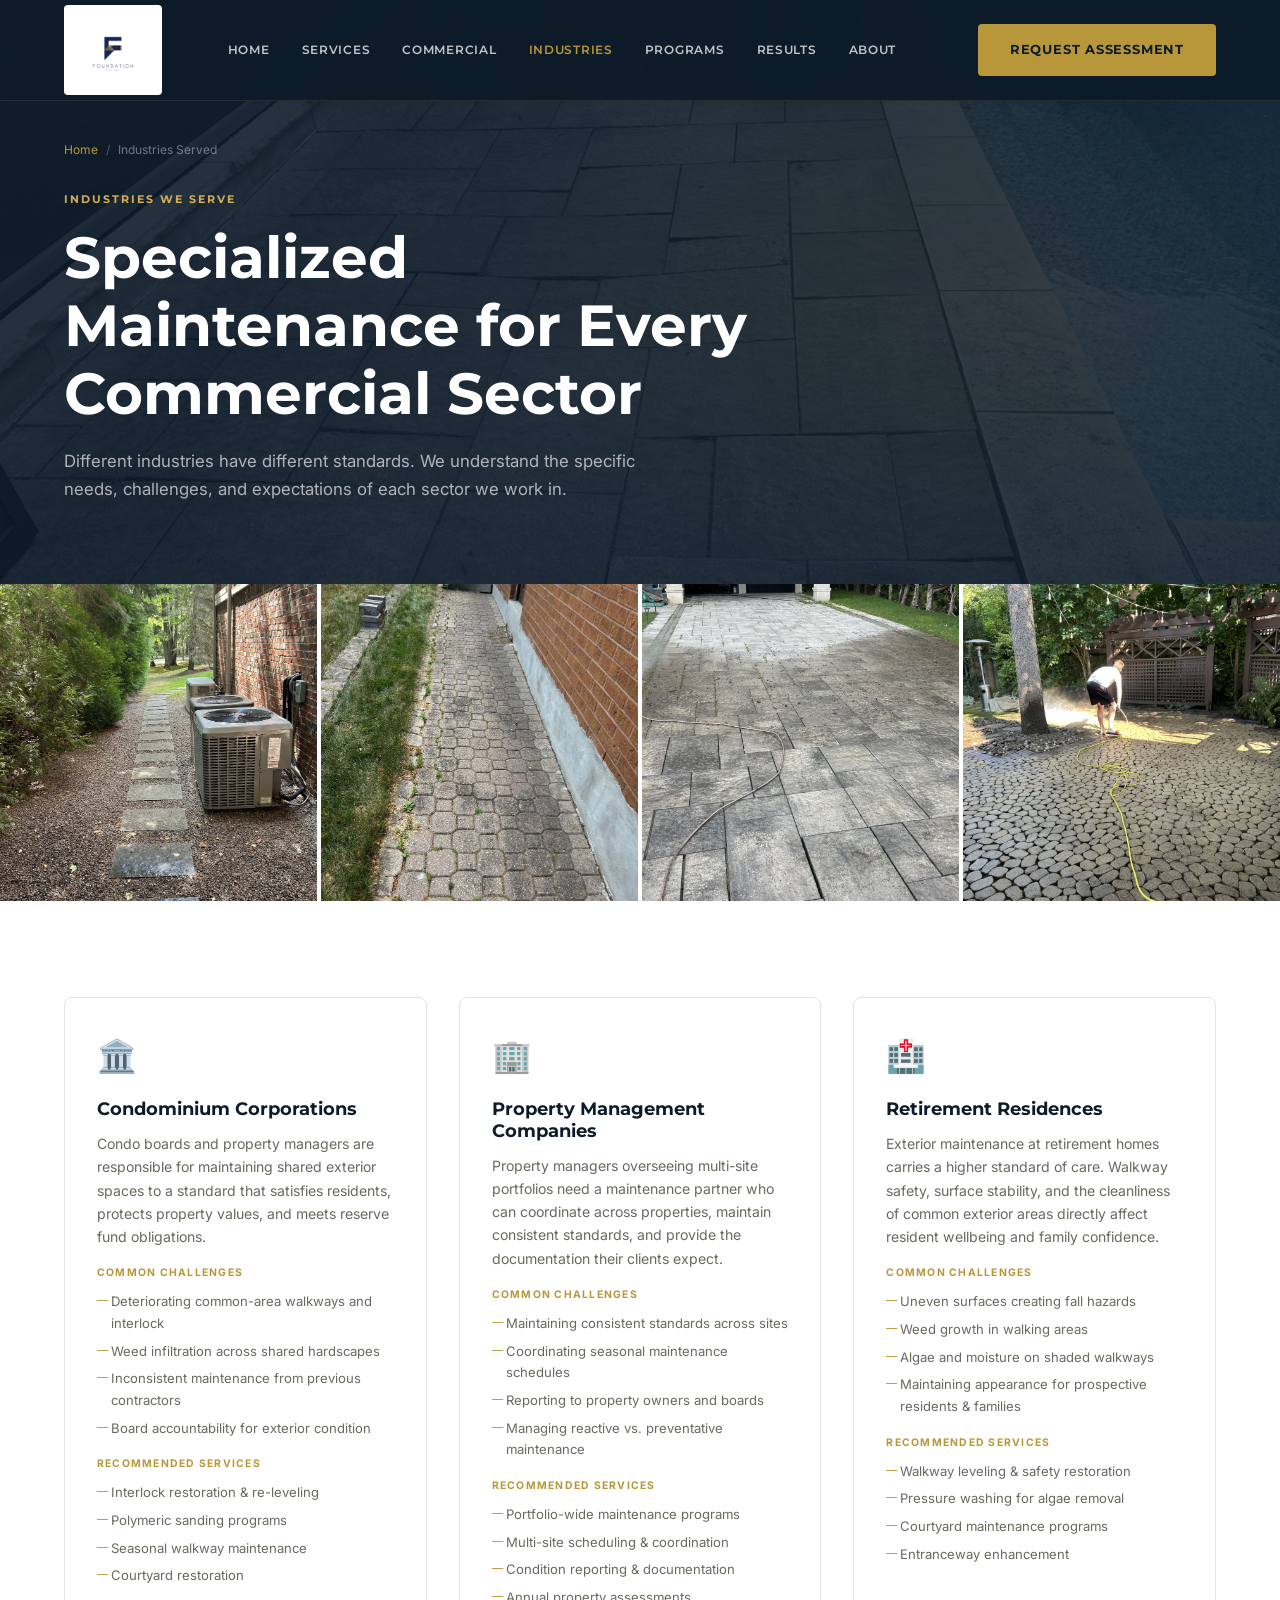
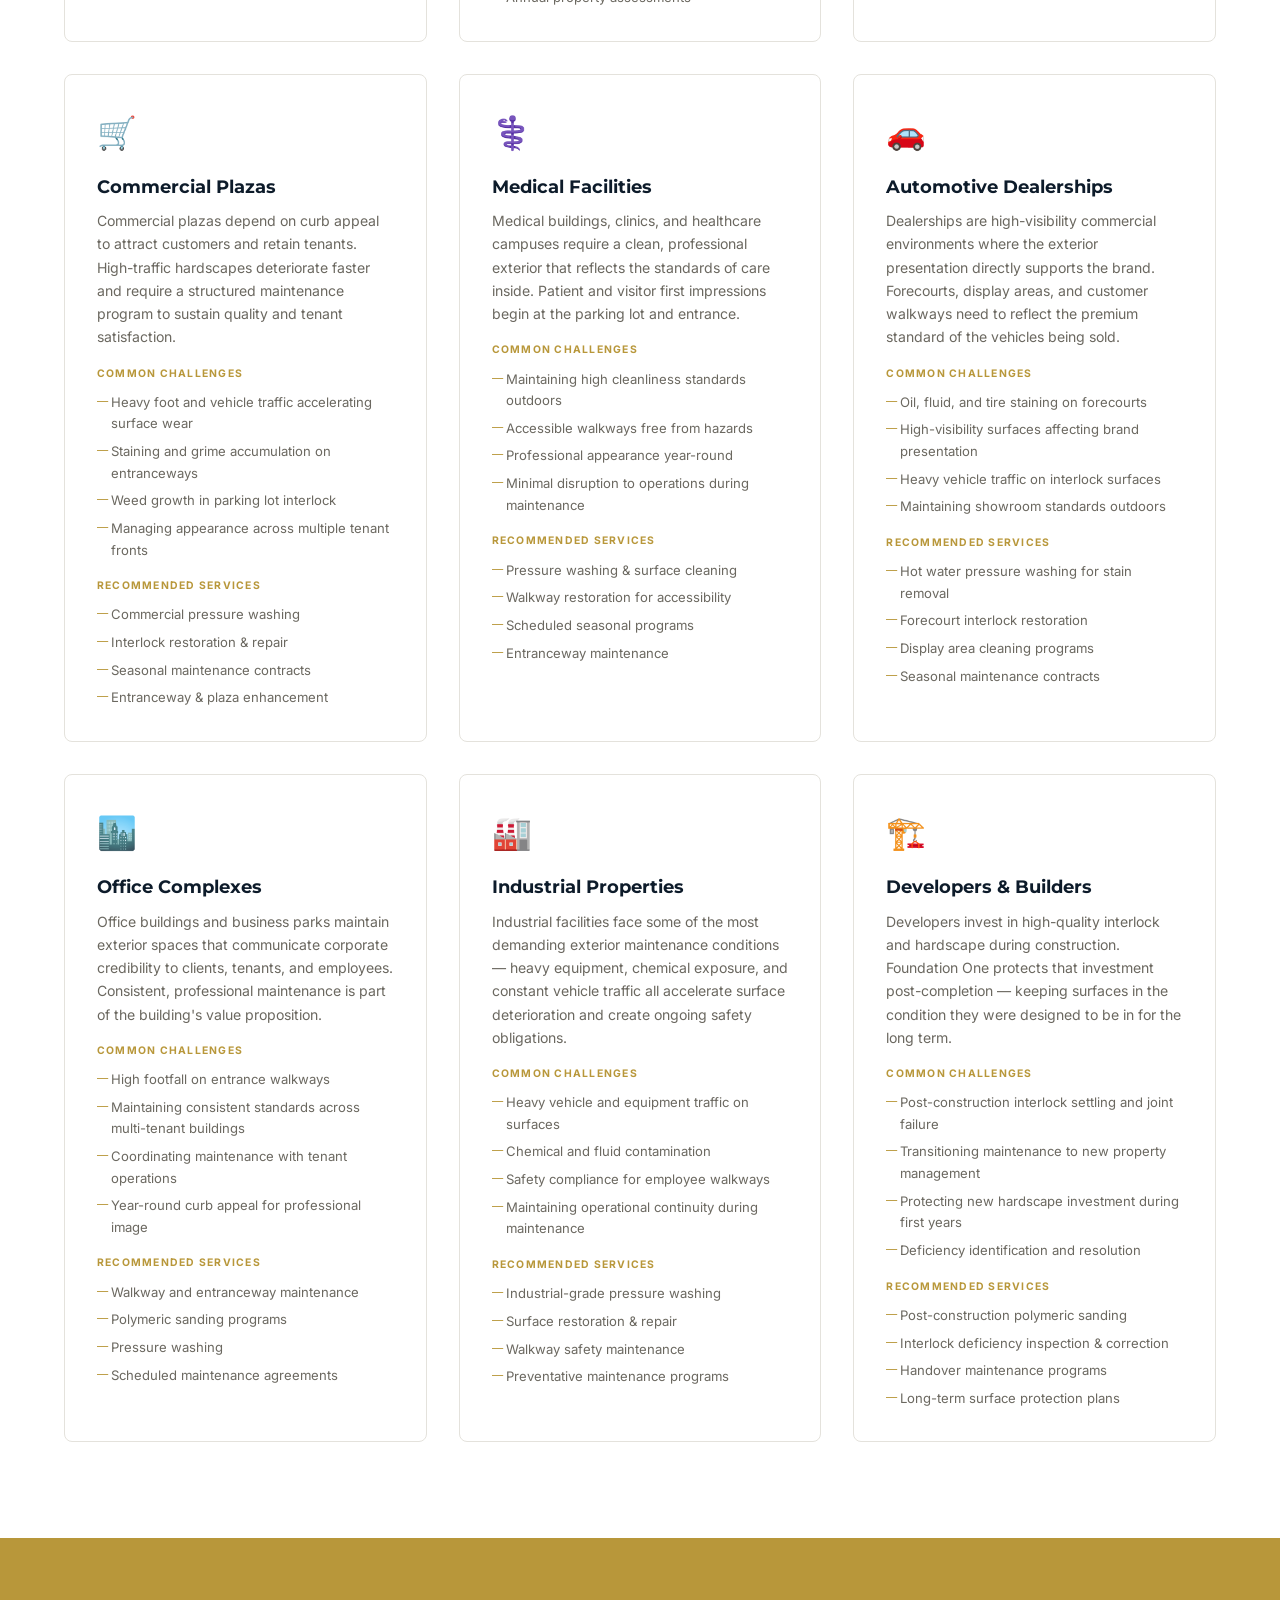
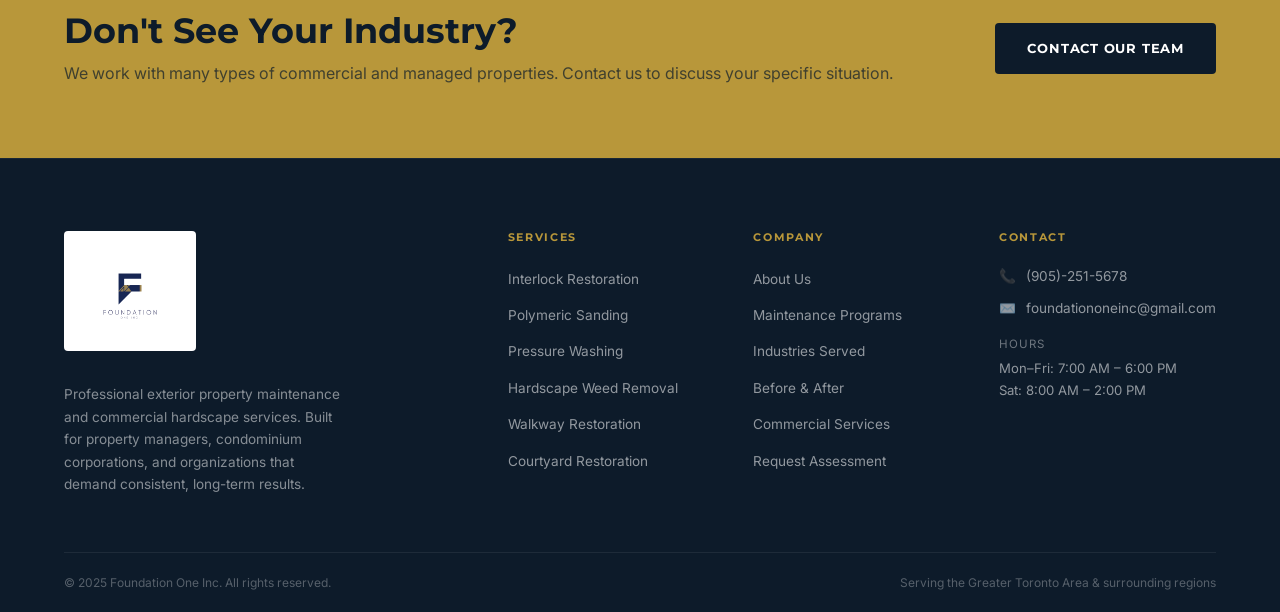
<file: industries.html>
<!DOCTYPE html>
<html lang="en">
<head>
  <meta charset="UTF-8" />
  <meta name="viewport" content="width=device-width, initial-scale=1.0" />
  <title>Industries Served — Foundation One Inc.</title>
  <meta name="description" content="Foundation One serves condominium corporations, property managers, retirement homes, commercial plazas, medical facilities, dealerships, office complexes, and industrial properties." />
  <link rel="stylesheet" href="css/style.css" />
</head>
<body>

  <div id="nav-placeholder"></div>

  <section class="page-hero">
    <div class="page-hero__bg"></div>
    <img class="page-hero__photo" src="assets/photos/poolside-pressurewash.jpg" alt="Commercial hardscape walkway" loading="eager" />
    <div class="container">
      <div class="page-hero__inner">
        <div class="page-hero__breadcrumb">
          <a href="index.html">Home</a> <span>/</span> Industries Served
        </div>
        <span class="eyebrow">Industries We Serve</span>
        <h1>Specialized Maintenance for Every Commercial Sector</h1>
        <p>Different industries have different standards. We understand the specific needs, challenges, and expectations of each sector we work in.</p>
      </div>
    </div>
  </section>

  <div class="photo-strip">
    <div class="photo-strip__item"><img src="assets/photos/path-stepstone.jpg" alt="Courtyard maintenance" loading="lazy" /></div>
    <div class="photo-strip__item"><img src="assets/photos/walkway-before.jpg" alt="Interlock walkway with weeds before restoration" loading="lazy" /></div>
    <div class="photo-strip__item"><img src="assets/photos/courtyard-action.jpg" alt="Pressure washing" loading="lazy" /></div>
    <div class="photo-strip__item"><img src="assets/photos/interlock-restore.jpg" alt="Interlock pavers" loading="lazy" /></div>
  </div>

  <section class="section">
    <div class="container">
      <div class="industries-grid">

        <!-- Condo Corporations -->
        <div class="industry-card reveal reveal-delay-1">
          <div class="industry-card__icon">🏛️</div>
          <h3>Condominium Corporations</h3>
          <p style="font-size:0.88rem; margin-bottom:16px;">Condo boards and property managers are responsible for maintaining shared exterior spaces to a standard that satisfies residents, protects property values, and meets reserve fund obligations.</p>
          <div class="industry-card__challenges">
            <div class="industry-card__label">Common Challenges</div>
            <ul class="industry-card__list">
              <li>Deteriorating common-area walkways and interlock</li>
              <li>Weed infiltration across shared hardscapes</li>
              <li>Inconsistent maintenance from previous contractors</li>
              <li>Board accountability for exterior condition</li>
            </ul>
          </div>
          <div class="industry-card__services" style="margin-top:16px;">
            <div class="industry-card__label">Recommended Services</div>
            <ul class="industry-card__list">
              <li>Interlock restoration &amp; re-leveling</li>
              <li>Polymeric sanding programs</li>
              <li>Seasonal walkway maintenance</li>
              <li>Courtyard restoration</li>
            </ul>
          </div>
        </div>

        <!-- Property Management -->
        <div class="industry-card reveal reveal-delay-2">
          <div class="industry-card__icon">🏢</div>
          <h3>Property Management Companies</h3>
          <p style="font-size:0.88rem; margin-bottom:16px;">Property managers overseeing multi-site portfolios need a maintenance partner who can coordinate across properties, maintain consistent standards, and provide the documentation their clients expect.</p>
          <div class="industry-card__challenges">
            <div class="industry-card__label">Common Challenges</div>
            <ul class="industry-card__list">
              <li>Maintaining consistent standards across sites</li>
              <li>Coordinating seasonal maintenance schedules</li>
              <li>Reporting to property owners and boards</li>
              <li>Managing reactive vs. preventative maintenance</li>
            </ul>
          </div>
          <div class="industry-card__services" style="margin-top:16px;">
            <div class="industry-card__label">Recommended Services</div>
            <ul class="industry-card__list">
              <li>Portfolio-wide maintenance programs</li>
              <li>Multi-site scheduling &amp; coordination</li>
              <li>Condition reporting &amp; documentation</li>
              <li>Annual property assessments</li>
            </ul>
          </div>
        </div>

        <!-- Retirement Homes -->
        <div class="industry-card reveal reveal-delay-3">
          <div class="industry-card__icon">🏥</div>
          <h3>Retirement Residences</h3>
          <p style="font-size:0.88rem; margin-bottom:16px;">Exterior maintenance at retirement homes carries a higher standard of care. Walkway safety, surface stability, and the cleanliness of common exterior areas directly affect resident wellbeing and family confidence.</p>
          <div class="industry-card__challenges">
            <div class="industry-card__label">Common Challenges</div>
            <ul class="industry-card__list">
              <li>Uneven surfaces creating fall hazards</li>
              <li>Weed growth in walking areas</li>
              <li>Algae and moisture on shaded walkways</li>
              <li>Maintaining appearance for prospective residents &amp; families</li>
            </ul>
          </div>
          <div class="industry-card__services" style="margin-top:16px;">
            <div class="industry-card__label">Recommended Services</div>
            <ul class="industry-card__list">
              <li>Walkway leveling &amp; safety restoration</li>
              <li>Pressure washing for algae removal</li>
              <li>Courtyard maintenance programs</li>
              <li>Entranceway enhancement</li>
            </ul>
          </div>
        </div>

        <!-- Commercial Plazas -->
        <div class="industry-card reveal reveal-delay-1">
          <div class="industry-card__icon">🛒</div>
          <h3>Commercial Plazas</h3>
          <p style="font-size:0.88rem; margin-bottom:16px;">Commercial plazas depend on curb appeal to attract customers and retain tenants. High-traffic hardscapes deteriorate faster and require a structured maintenance program to sustain quality and tenant satisfaction.</p>
          <div class="industry-card__challenges">
            <div class="industry-card__label">Common Challenges</div>
            <ul class="industry-card__list">
              <li>Heavy foot and vehicle traffic accelerating surface wear</li>
              <li>Staining and grime accumulation on entranceways</li>
              <li>Weed growth in parking lot interlock</li>
              <li>Managing appearance across multiple tenant fronts</li>
            </ul>
          </div>
          <div class="industry-card__services" style="margin-top:16px;">
            <div class="industry-card__label">Recommended Services</div>
            <ul class="industry-card__list">
              <li>Commercial pressure washing</li>
              <li>Interlock restoration &amp; repair</li>
              <li>Seasonal maintenance contracts</li>
              <li>Entranceway &amp; plaza enhancement</li>
            </ul>
          </div>
        </div>

        <!-- Medical Facilities -->
        <div class="industry-card reveal reveal-delay-2">
          <div class="industry-card__icon">⚕️</div>
          <h3>Medical Facilities</h3>
          <p style="font-size:0.88rem; margin-bottom:16px;">Medical buildings, clinics, and healthcare campuses require a clean, professional exterior that reflects the standards of care inside. Patient and visitor first impressions begin at the parking lot and entrance.</p>
          <div class="industry-card__challenges">
            <div class="industry-card__label">Common Challenges</div>
            <ul class="industry-card__list">
              <li>Maintaining high cleanliness standards outdoors</li>
              <li>Accessible walkways free from hazards</li>
              <li>Professional appearance year-round</li>
              <li>Minimal disruption to operations during maintenance</li>
            </ul>
          </div>
          <div class="industry-card__services" style="margin-top:16px;">
            <div class="industry-card__label">Recommended Services</div>
            <ul class="industry-card__list">
              <li>Pressure washing &amp; surface cleaning</li>
              <li>Walkway restoration for accessibility</li>
              <li>Scheduled seasonal programs</li>
              <li>Entranceway maintenance</li>
            </ul>
          </div>
        </div>

        <!-- Automotive Dealerships -->
        <div class="industry-card reveal reveal-delay-3">
          <div class="industry-card__icon">🚗</div>
          <h3>Automotive Dealerships</h3>
          <p style="font-size:0.88rem; margin-bottom:16px;">Dealerships are high-visibility commercial environments where the exterior presentation directly supports the brand. Forecourts, display areas, and customer walkways need to reflect the premium standard of the vehicles being sold.</p>
          <div class="industry-card__challenges">
            <div class="industry-card__label">Common Challenges</div>
            <ul class="industry-card__list">
              <li>Oil, fluid, and tire staining on forecourts</li>
              <li>High-visibility surfaces affecting brand presentation</li>
              <li>Heavy vehicle traffic on interlock surfaces</li>
              <li>Maintaining showroom standards outdoors</li>
            </ul>
          </div>
          <div class="industry-card__services" style="margin-top:16px;">
            <div class="industry-card__label">Recommended Services</div>
            <ul class="industry-card__list">
              <li>Hot water pressure washing for stain removal</li>
              <li>Forecourt interlock restoration</li>
              <li>Display area cleaning programs</li>
              <li>Seasonal maintenance contracts</li>
            </ul>
          </div>
        </div>

        <!-- Office Complexes -->
        <div class="industry-card reveal reveal-delay-1">
          <div class="industry-card__icon">🏙️</div>
          <h3>Office Complexes</h3>
          <p style="font-size:0.88rem; margin-bottom:16px;">Office buildings and business parks maintain exterior spaces that communicate corporate credibility to clients, tenants, and employees. Consistent, professional maintenance is part of the building's value proposition.</p>
          <div class="industry-card__challenges">
            <div class="industry-card__label">Common Challenges</div>
            <ul class="industry-card__list">
              <li>High footfall on entrance walkways</li>
              <li>Maintaining consistent standards across multi-tenant buildings</li>
              <li>Coordinating maintenance with tenant operations</li>
              <li>Year-round curb appeal for professional image</li>
            </ul>
          </div>
          <div class="industry-card__services" style="margin-top:16px;">
            <div class="industry-card__label">Recommended Services</div>
            <ul class="industry-card__list">
              <li>Walkway and entranceway maintenance</li>
              <li>Polymeric sanding programs</li>
              <li>Pressure washing</li>
              <li>Scheduled maintenance agreements</li>
            </ul>
          </div>
        </div>

        <!-- Industrial Properties -->
        <div class="industry-card reveal reveal-delay-2">
          <div class="industry-card__icon">🏭</div>
          <h3>Industrial Properties</h3>
          <p style="font-size:0.88rem; margin-bottom:16px;">Industrial facilities face some of the most demanding exterior maintenance conditions — heavy equipment, chemical exposure, and constant vehicle traffic all accelerate surface deterioration and create ongoing safety obligations.</p>
          <div class="industry-card__challenges">
            <div class="industry-card__label">Common Challenges</div>
            <ul class="industry-card__list">
              <li>Heavy vehicle and equipment traffic on surfaces</li>
              <li>Chemical and fluid contamination</li>
              <li>Safety compliance for employee walkways</li>
              <li>Maintaining operational continuity during maintenance</li>
            </ul>
          </div>
          <div class="industry-card__services" style="margin-top:16px;">
            <div class="industry-card__label">Recommended Services</div>
            <ul class="industry-card__list">
              <li>Industrial-grade pressure washing</li>
              <li>Surface restoration &amp; repair</li>
              <li>Walkway safety maintenance</li>
              <li>Preventative maintenance programs</li>
            </ul>
          </div>
        </div>

        <!-- Developers -->
        <div class="industry-card reveal reveal-delay-3">
          <div class="industry-card__icon">🏗️</div>
          <h3>Developers &amp; Builders</h3>
          <p style="font-size:0.88rem; margin-bottom:16px;">Developers invest in high-quality interlock and hardscape during construction. Foundation One protects that investment post-completion — keeping surfaces in the condition they were designed to be in for the long term.</p>
          <div class="industry-card__challenges">
            <div class="industry-card__label">Common Challenges</div>
            <ul class="industry-card__list">
              <li>Post-construction interlock settling and joint failure</li>
              <li>Transitioning maintenance to new property management</li>
              <li>Protecting new hardscape investment during first years</li>
              <li>Deficiency identification and resolution</li>
            </ul>
          </div>
          <div class="industry-card__services" style="margin-top:16px;">
            <div class="industry-card__label">Recommended Services</div>
            <ul class="industry-card__list">
              <li>Post-construction polymeric sanding</li>
              <li>Interlock deficiency inspection &amp; correction</li>
              <li>Handover maintenance programs</li>
              <li>Long-term surface protection plans</li>
            </ul>
          </div>
        </div>

      </div>
    </div>
  </section>

  <section class="cta-banner">
    <div class="container">
      <div class="cta-banner__inner">
        <div>
          <h2>Don't See Your Industry?</h2>
          <p>We work with many types of commercial and managed properties. Contact us to discuss your specific situation.</p>
        </div>
        <a href="contact.html" class="btn btn-dark">Contact Our Team</a>
      </div>
    </div>
  </section>

  <div id="footer-placeholder"></div>
  <script src="js/components.js"></script>
  <script src="js/main.js"></script>
</body>
</html>
</file>
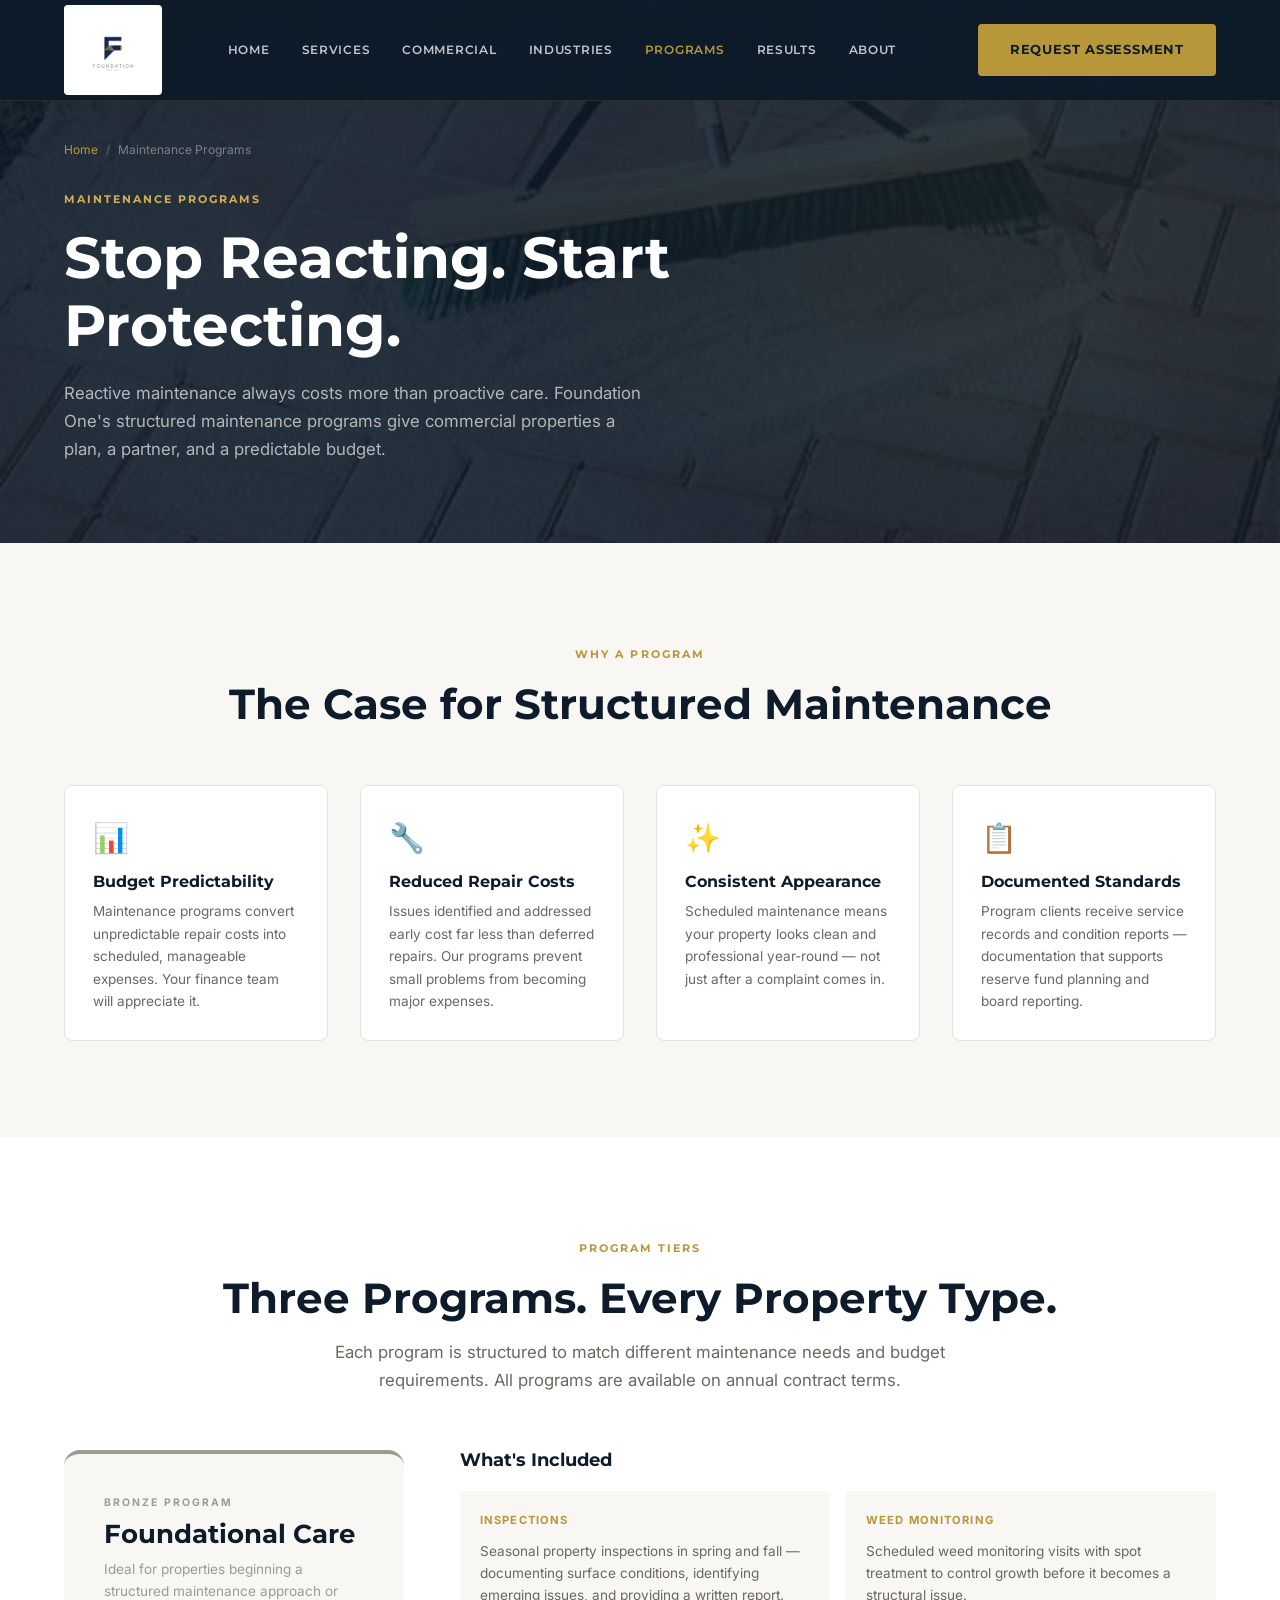
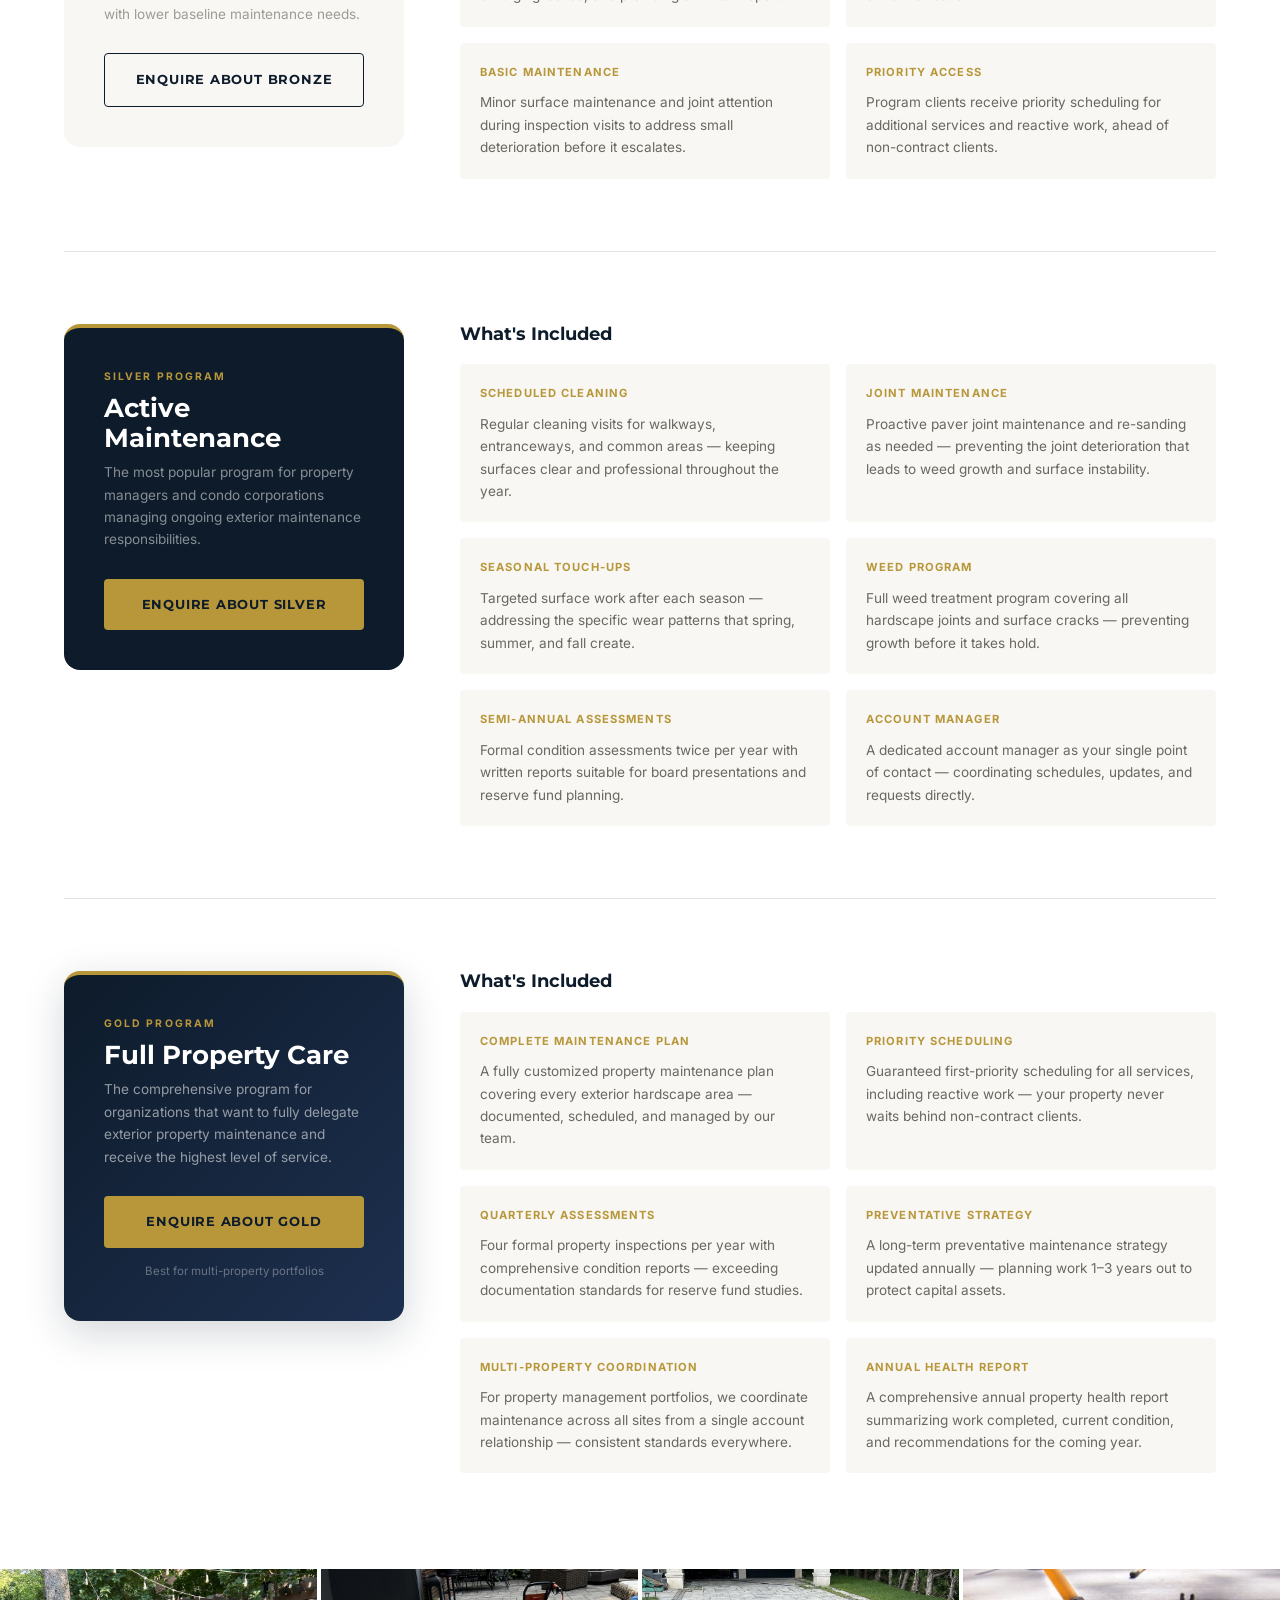
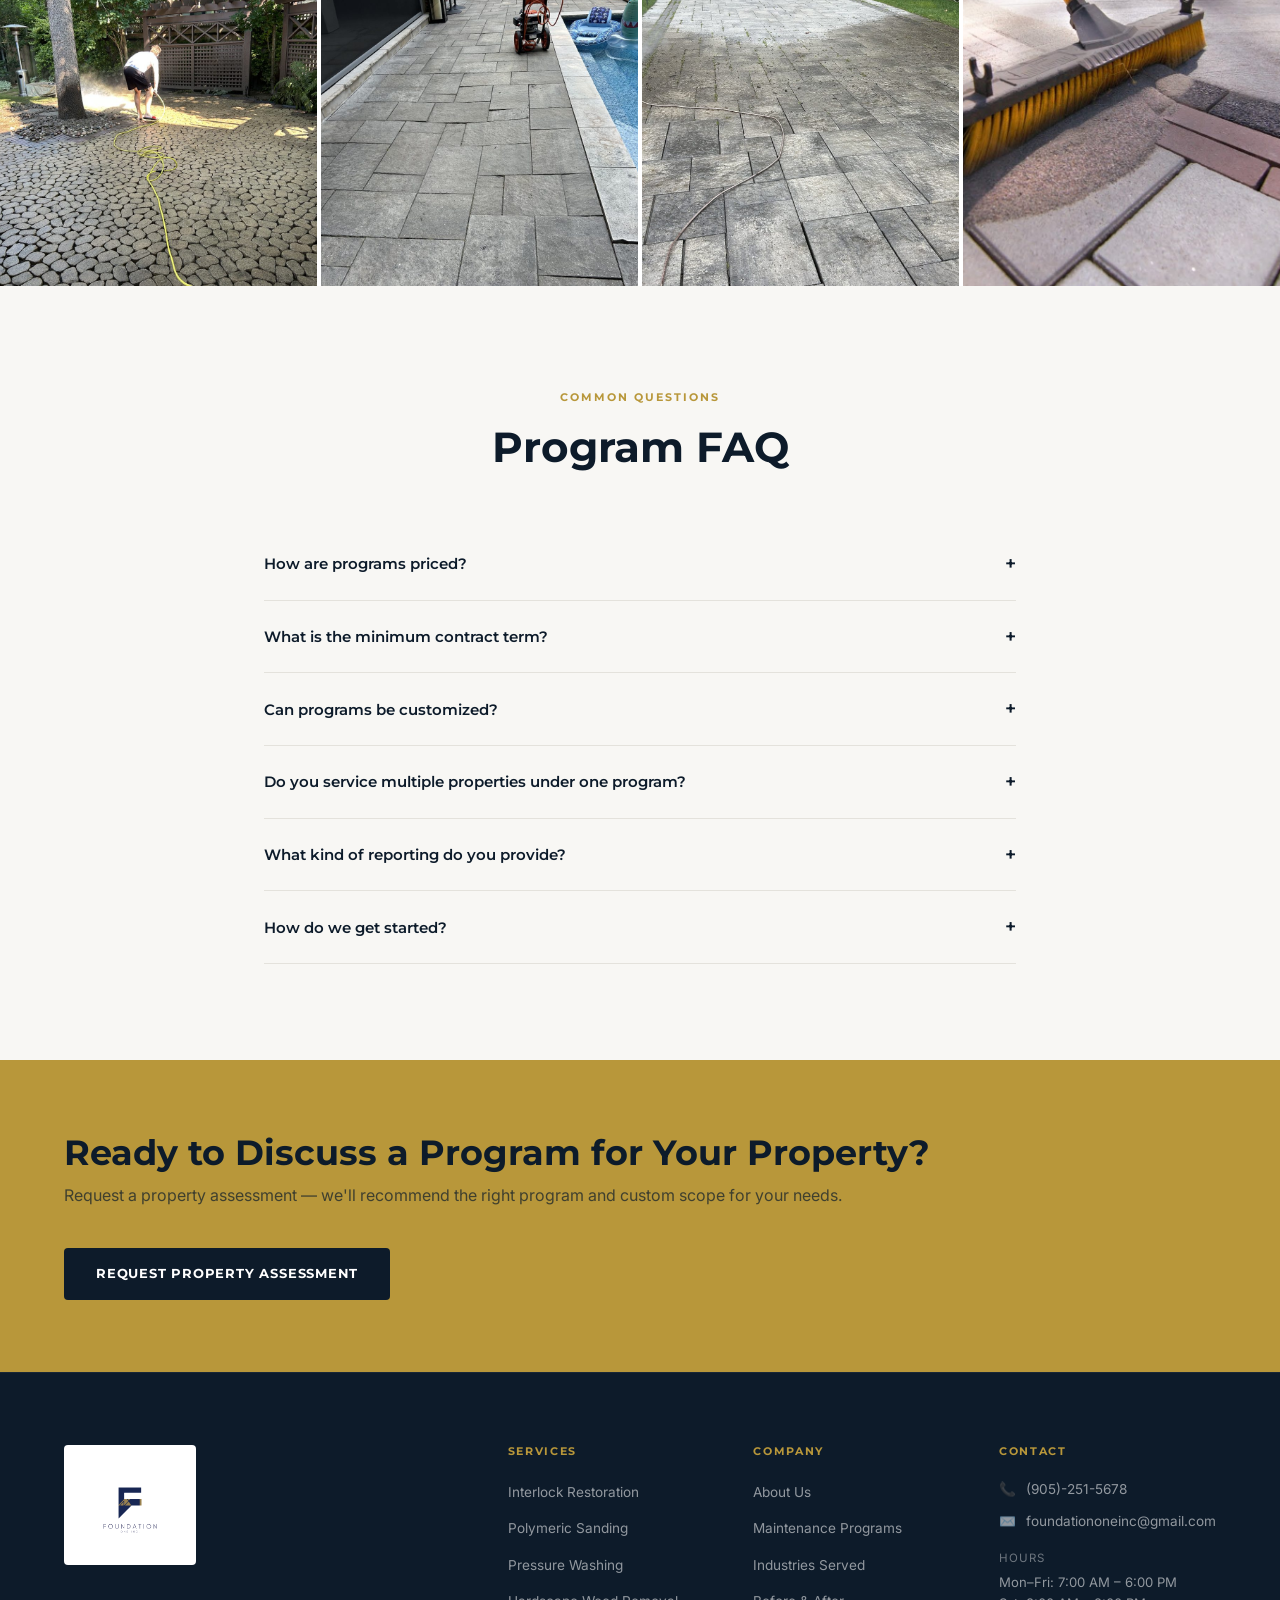
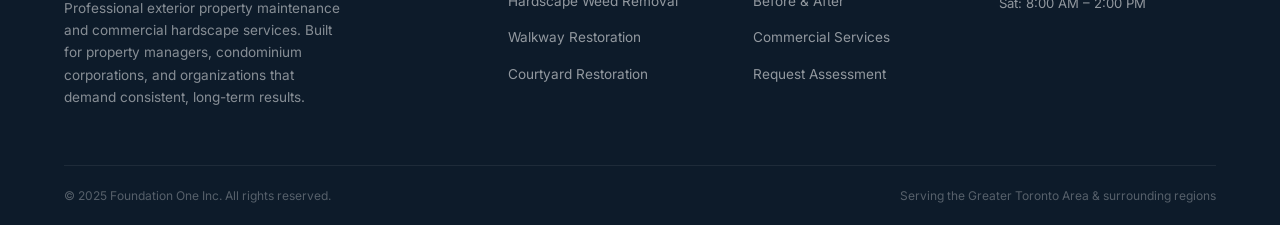
<file: programs.html>
<!DOCTYPE html>
<html lang="en">
<head>
  <meta charset="UTF-8" />
  <meta name="viewport" content="width=device-width, initial-scale=1.0" />
  <title>Maintenance Programs — Foundation One Inc.</title>
  <meta name="description" content="Bronze, Silver, and Gold maintenance programs for commercial properties. Structured recurring contracts for property managers and condo corporations." />
  <link rel="stylesheet" href="css/style.css" />
</head>
<body>

  <div id="nav-placeholder"></div>

  <section class="page-hero">
    <div class="page-hero__bg"></div>
    <img class="page-hero__photo" src="assets/photos/polysand-sweep.jpg" alt="Commercial property maintenance program" loading="eager" />
    <div class="container">
      <div class="page-hero__inner">
        <div class="page-hero__breadcrumb">
          <a href="index.html">Home</a> <span>/</span> Maintenance Programs
        </div>
        <span class="eyebrow">Maintenance Programs</span>
        <h1>Stop Reacting. Start Protecting.</h1>
        <p>Reactive maintenance always costs more than proactive care. Foundation One's structured maintenance programs give commercial properties a plan, a partner, and a predictable budget.</p>
      </div>
    </div>
  </section>

  <!-- ══════════════════════════════════════
       VALUE PROPOSITION
  ══════════════════════════════════════ -->
  <section class="section section--gray">
    <div class="container">
      <div class="section-header section-header--center reveal">
        <span class="eyebrow">Why a Program</span>
        <h2>The Case for Structured Maintenance</h2>
      </div>
      <div style="display:grid; grid-template-columns: repeat(auto-fit, minmax(220px, 1fr)); gap: 32px;">
        <div class="why-item reveal reveal-delay-1" style="background:var(--white); padding:28px; border-radius:var(--radius-md); border:1px solid var(--gray-200);">
          <div style="font-size:1.8rem; margin-bottom:12px;">📊</div>
          <h4>Budget Predictability</h4>
          <p style="font-size:0.85rem;">Maintenance programs convert unpredictable repair costs into scheduled, manageable expenses. Your finance team will appreciate it.</p>
        </div>
        <div class="why-item reveal reveal-delay-2" style="background:var(--white); padding:28px; border-radius:var(--radius-md); border:1px solid var(--gray-200);">
          <div style="font-size:1.8rem; margin-bottom:12px;">🔧</div>
          <h4>Reduced Repair Costs</h4>
          <p style="font-size:0.85rem;">Issues identified and addressed early cost far less than deferred repairs. Our programs prevent small problems from becoming major expenses.</p>
        </div>
        <div class="why-item reveal reveal-delay-3" style="background:var(--white); padding:28px; border-radius:var(--radius-md); border:1px solid var(--gray-200);">
          <div style="font-size:1.8rem; margin-bottom:12px;">✨</div>
          <h4>Consistent Appearance</h4>
          <p style="font-size:0.85rem;">Scheduled maintenance means your property looks clean and professional year-round — not just after a complaint comes in.</p>
        </div>
        <div class="why-item reveal reveal-delay-4" style="background:var(--white); padding:28px; border-radius:var(--radius-md); border:1px solid var(--gray-200);">
          <div style="font-size:1.8rem; margin-bottom:12px;">📋</div>
          <h4>Documented Standards</h4>
          <p style="font-size:0.85rem;">Program clients receive service records and condition reports — documentation that supports reserve fund planning and board reporting.</p>
        </div>
      </div>
    </div>
  </section>

  <!-- ══════════════════════════════════════
       PROGRAMS
  ══════════════════════════════════════ -->
  <section class="section">
    <div class="container">
      <div class="section-header section-header--center reveal">
        <span class="eyebrow">Program Tiers</span>
        <h2>Three Programs. Every Property Type.</h2>
        <p>Each program is structured to match different maintenance needs and budget requirements. All programs are available on annual contract terms.</p>
      </div>

      <!-- Bronze -->
      <div style="display:grid; grid-template-columns: 340px 1fr; gap: 56px; align-items:start; margin-bottom: 72px;" class="reveal">
        <div style="background:var(--off-white); border-radius:var(--radius-lg); padding:40px; border-top: 4px solid var(--gray-400);">
          <div style="font-size:0.65rem; font-weight:700; letter-spacing:0.2em; text-transform:uppercase; color:var(--gray-400); margin-bottom:8px;">Bronze Program</div>
          <h3 style="font-size:1.6rem; margin-bottom:8px;">Foundational Care</h3>
          <p style="font-size:0.85rem; margin-bottom:28px; color:var(--gray-400);">Ideal for properties beginning a structured maintenance approach or with lower baseline maintenance needs.</p>
          <a href="contact.html" class="btn btn-outline-navy" style="width:100%; justify-content:center;">Enquire About Bronze</a>
        </div>
        <div>
          <h4 style="margin-bottom:20px; color:var(--navy);">What's Included</h4>
          <div style="display:grid; grid-template-columns: 1fr 1fr; gap: 16px;">
            <div style="padding:20px; background:var(--off-white); border-radius:var(--radius-sm);">
              <div style="font-size:0.7rem; font-weight:700; letter-spacing:0.1em; text-transform:uppercase; color:var(--gold); margin-bottom:10px;">Inspections</div>
              <p style="font-size:0.85rem;">Seasonal property inspections in spring and fall — documenting surface conditions, identifying emerging issues, and providing a written report.</p>
            </div>
            <div style="padding:20px; background:var(--off-white); border-radius:var(--radius-sm);">
              <div style="font-size:0.7rem; font-weight:700; letter-spacing:0.1em; text-transform:uppercase; color:var(--gold); margin-bottom:10px;">Weed Monitoring</div>
              <p style="font-size:0.85rem;">Scheduled weed monitoring visits with spot treatment to control growth before it becomes a structural issue.</p>
            </div>
            <div style="padding:20px; background:var(--off-white); border-radius:var(--radius-sm);">
              <div style="font-size:0.7rem; font-weight:700; letter-spacing:0.1em; text-transform:uppercase; color:var(--gold); margin-bottom:10px;">Basic Maintenance</div>
              <p style="font-size:0.85rem;">Minor surface maintenance and joint attention during inspection visits to address small deterioration before it escalates.</p>
            </div>
            <div style="padding:20px; background:var(--off-white); border-radius:var(--radius-sm);">
              <div style="font-size:0.7rem; font-weight:700; letter-spacing:0.1em; text-transform:uppercase; color:var(--gold); margin-bottom:10px;">Priority Access</div>
              <p style="font-size:0.85rem;">Program clients receive priority scheduling for additional services and reactive work, ahead of non-contract clients.</p>
            </div>
          </div>
        </div>
      </div>

      <hr style="border:none; border-top: 1px solid var(--gray-200); margin-bottom: 72px;" />

      <!-- Silver -->
      <div style="display:grid; grid-template-columns: 340px 1fr; gap: 56px; align-items:start; margin-bottom: 72px;" class="reveal">
        <div style="background:var(--navy); border-radius:var(--radius-lg); padding:40px; border-top: 4px solid var(--gold);">
          <div style="font-size:0.65rem; font-weight:700; letter-spacing:0.2em; text-transform:uppercase; color:var(--gold); margin-bottom:8px;">Silver Program</div>
          <h3 style="font-size:1.6rem; margin-bottom:8px; color:var(--white);">Active Maintenance</h3>
          <p style="font-size:0.85rem; margin-bottom:28px; color:rgba(255,255,255,0.5);">The most popular program for property managers and condo corporations managing ongoing exterior maintenance responsibilities.</p>
          <a href="contact.html" class="btn btn-primary" style="width:100%; justify-content:center;">Enquire About Silver</a>
        </div>
        <div>
          <h4 style="margin-bottom:20px; color:var(--navy);">What's Included</h4>
          <div style="display:grid; grid-template-columns: 1fr 1fr; gap: 16px;">
            <div style="padding:20px; background:var(--off-white); border-radius:var(--radius-sm);">
              <div style="font-size:0.7rem; font-weight:700; letter-spacing:0.1em; text-transform:uppercase; color:var(--gold); margin-bottom:10px;">Scheduled Cleaning</div>
              <p style="font-size:0.85rem;">Regular cleaning visits for walkways, entranceways, and common areas — keeping surfaces clear and professional throughout the year.</p>
            </div>
            <div style="padding:20px; background:var(--off-white); border-radius:var(--radius-sm);">
              <div style="font-size:0.7rem; font-weight:700; letter-spacing:0.1em; text-transform:uppercase; color:var(--gold); margin-bottom:10px;">Joint Maintenance</div>
              <p style="font-size:0.85rem;">Proactive paver joint maintenance and re-sanding as needed — preventing the joint deterioration that leads to weed growth and surface instability.</p>
            </div>
            <div style="padding:20px; background:var(--off-white); border-radius:var(--radius-sm);">
              <div style="font-size:0.7rem; font-weight:700; letter-spacing:0.1em; text-transform:uppercase; color:var(--gold); margin-bottom:10px;">Seasonal Touch-Ups</div>
              <p style="font-size:0.85rem;">Targeted surface work after each season — addressing the specific wear patterns that spring, summer, and fall create.</p>
            </div>
            <div style="padding:20px; background:var(--off-white); border-radius:var(--radius-sm);">
              <div style="font-size:0.7rem; font-weight:700; letter-spacing:0.1em; text-transform:uppercase; color:var(--gold); margin-bottom:10px;">Weed Program</div>
              <p style="font-size:0.85rem;">Full weed treatment program covering all hardscape joints and surface cracks — preventing growth before it takes hold.</p>
            </div>
            <div style="padding:20px; background:var(--off-white); border-radius:var(--radius-sm);">
              <div style="font-size:0.7rem; font-weight:700; letter-spacing:0.1em; text-transform:uppercase; color:var(--gold); margin-bottom:10px;">Semi-Annual Assessments</div>
              <p style="font-size:0.85rem;">Formal condition assessments twice per year with written reports suitable for board presentations and reserve fund planning.</p>
            </div>
            <div style="padding:20px; background:var(--off-white); border-radius:var(--radius-sm);">
              <div style="font-size:0.7rem; font-weight:700; letter-spacing:0.1em; text-transform:uppercase; color:var(--gold); margin-bottom:10px;">Account Manager</div>
              <p style="font-size:0.85rem;">A dedicated account manager as your single point of contact — coordinating schedules, updates, and requests directly.</p>
            </div>
          </div>
        </div>
      </div>

      <hr style="border:none; border-top: 1px solid var(--gray-200); margin-bottom: 72px;" />

      <!-- Gold -->
      <div style="display:grid; grid-template-columns: 340px 1fr; gap: 56px; align-items:start;" class="reveal">
        <div style="background: linear-gradient(135deg, var(--navy) 0%, var(--navy-light) 100%); border-radius:var(--radius-lg); padding:40px; border-top: 4px solid var(--gold); box-shadow: var(--shadow-lg);">
          <div style="font-size:0.65rem; font-weight:700; letter-spacing:0.2em; text-transform:uppercase; color:var(--gold); margin-bottom:8px;">Gold Program</div>
          <h3 style="font-size:1.6rem; margin-bottom:8px; color:var(--white);">Full Property Care</h3>
          <p style="font-size:0.85rem; margin-bottom:28px; color:rgba(255,255,255,0.55);">The comprehensive program for organizations that want to fully delegate exterior property maintenance and receive the highest level of service.</p>
          <a href="contact.html" class="btn btn-primary" style="width:100%; justify-content:center;">Enquire About Gold</a>
          <p style="font-size:0.72rem; color:rgba(255,255,255,0.35); margin-top:14px; text-align:center;">Best for multi-property portfolios</p>
        </div>
        <div>
          <h4 style="margin-bottom:20px; color:var(--navy);">What's Included</h4>
          <div style="display:grid; grid-template-columns: 1fr 1fr; gap: 16px;">
            <div style="padding:20px; background:var(--off-white); border-radius:var(--radius-sm);">
              <div style="font-size:0.7rem; font-weight:700; letter-spacing:0.1em; text-transform:uppercase; color:var(--gold); margin-bottom:10px;">Complete Maintenance Plan</div>
              <p style="font-size:0.85rem;">A fully customized property maintenance plan covering every exterior hardscape area — documented, scheduled, and managed by our team.</p>
            </div>
            <div style="padding:20px; background:var(--off-white); border-radius:var(--radius-sm);">
              <div style="font-size:0.7rem; font-weight:700; letter-spacing:0.1em; text-transform:uppercase; color:var(--gold); margin-bottom:10px;">Priority Scheduling</div>
              <p style="font-size:0.85rem;">Guaranteed first-priority scheduling for all services, including reactive work — your property never waits behind non-contract clients.</p>
            </div>
            <div style="padding:20px; background:var(--off-white); border-radius:var(--radius-sm);">
              <div style="font-size:0.7rem; font-weight:700; letter-spacing:0.1em; text-transform:uppercase; color:var(--gold); margin-bottom:10px;">Quarterly Assessments</div>
              <p style="font-size:0.85rem;">Four formal property inspections per year with comprehensive condition reports — exceeding documentation standards for reserve fund studies.</p>
            </div>
            <div style="padding:20px; background:var(--off-white); border-radius:var(--radius-sm);">
              <div style="font-size:0.7rem; font-weight:700; letter-spacing:0.1em; text-transform:uppercase; color:var(--gold); margin-bottom:10px;">Preventative Strategy</div>
              <p style="font-size:0.85rem;">A long-term preventative maintenance strategy updated annually — planning work 1–3 years out to protect capital assets.</p>
            </div>
            <div style="padding:20px; background:var(--off-white); border-radius:var(--radius-sm);">
              <div style="font-size:0.7rem; font-weight:700; letter-spacing:0.1em; text-transform:uppercase; color:var(--gold); margin-bottom:10px;">Multi-Property Coordination</div>
              <p style="font-size:0.85rem;">For property management portfolios, we coordinate maintenance across all sites from a single account relationship — consistent standards everywhere.</p>
            </div>
            <div style="padding:20px; background:var(--off-white); border-radius:var(--radius-sm);">
              <div style="font-size:0.7rem; font-weight:700; letter-spacing:0.1em; text-transform:uppercase; color:var(--gold); margin-bottom:10px;">Annual Health Report</div>
              <p style="font-size:0.85rem;">A comprehensive annual property health report summarizing work completed, current condition, and recommendations for the coming year.</p>
            </div>
          </div>
        </div>
      </div>

    </div>
  </section>

  <!-- Photo Strip -->
  <div class="photo-strip">
    <div class="photo-strip__item">
      <img src="assets/photos/interlock-restore.jpg" alt="Interlock restoration work" loading="lazy" />
    </div>
    <div class="photo-strip__item">
      <img src="assets/photos/poolside-pressurewash.jpg" alt="Commercial property maintenance" loading="lazy" />
    </div>
    <div class="photo-strip__item">
      <img src="assets/photos/courtyard-action.jpg" alt="Pressure washing service" loading="lazy" />
    </div>
    <div class="photo-strip__item">
      <img src="assets/photos/polysand-brush.jpg" alt="Walkway maintenance" loading="lazy" />
    </div>
  </div>

  <!-- FAQ -->
  <section class="section section--gray">
    <div class="container" style="max-width: 800px;">
      <div class="section-header section-header--center reveal">
        <span class="eyebrow">Common Questions</span>
        <h2>Program FAQ</h2>
      </div>
      <div class="faq-list">
        <div class="faq-item">
          <button class="faq-question">How are programs priced? <span class="icon">+</span></button>
          <div class="faq-answer">Program pricing is based on property size, scope of services, and number of sites included. We provide custom pricing following a complimentary property assessment — contact us to schedule.</div>
        </div>
        <div class="faq-item">
          <button class="faq-question">What is the minimum contract term? <span class="icon">+</span></button>
          <div class="faq-answer">Our maintenance programs are structured on annual contract terms. We believe consistent, year-round care delivers better results than seasonal commitments — and it allows us to plan and prioritize your property appropriately.</div>
        </div>
        <div class="faq-item">
          <button class="faq-question">Can programs be customized? <span class="icon">+</span></button>
          <div class="faq-answer">Yes. While our Bronze, Silver, and Gold tiers represent standard structures, we customize scope, scheduling, and services to match your property's specific needs and existing maintenance situation.</div>
        </div>
        <div class="faq-item">
          <button class="faq-question">Do you service multiple properties under one program? <span class="icon">+</span></button>
          <div class="faq-answer">Absolutely. Our Gold Program is specifically designed for property management companies and multi-site portfolios. We coordinate across all your properties from a single account relationship.</div>
        </div>
        <div class="faq-item">
          <button class="faq-question">What kind of reporting do you provide? <span class="icon">+</span></button>
          <div class="faq-answer">All program tiers include written condition reports. Silver includes semi-annual assessment reports. Gold includes quarterly assessments and a comprehensive annual property health report — documentation that supports board reporting, AGMs, and reserve fund planning.</div>
        </div>
        <div class="faq-item">
          <button class="faq-question">How do we get started? <span class="icon">+</span></button>
          <div class="faq-answer">The first step is a complimentary property assessment. We'll walk the property, document current conditions, and present a recommended program and scope. Use the contact form to request your assessment.</div>
        </div>
      </div>
    </div>
  </section>

  <section class="cta-banner">
    <div class="container">
      <div class="cta-banner__inner">
        <div>
          <h2>Ready to Discuss a Program for Your Property?</h2>
          <p>Request a property assessment — we'll recommend the right program and custom scope for your needs.</p>
        </div>
        <a href="contact.html" class="btn btn-dark">Request Property Assessment</a>
      </div>
    </div>
  </section>

  <div id="footer-placeholder"></div>
  <script src="js/components.js"></script>
  <script src="js/main.js"></script>
</body>
</html>
</file>
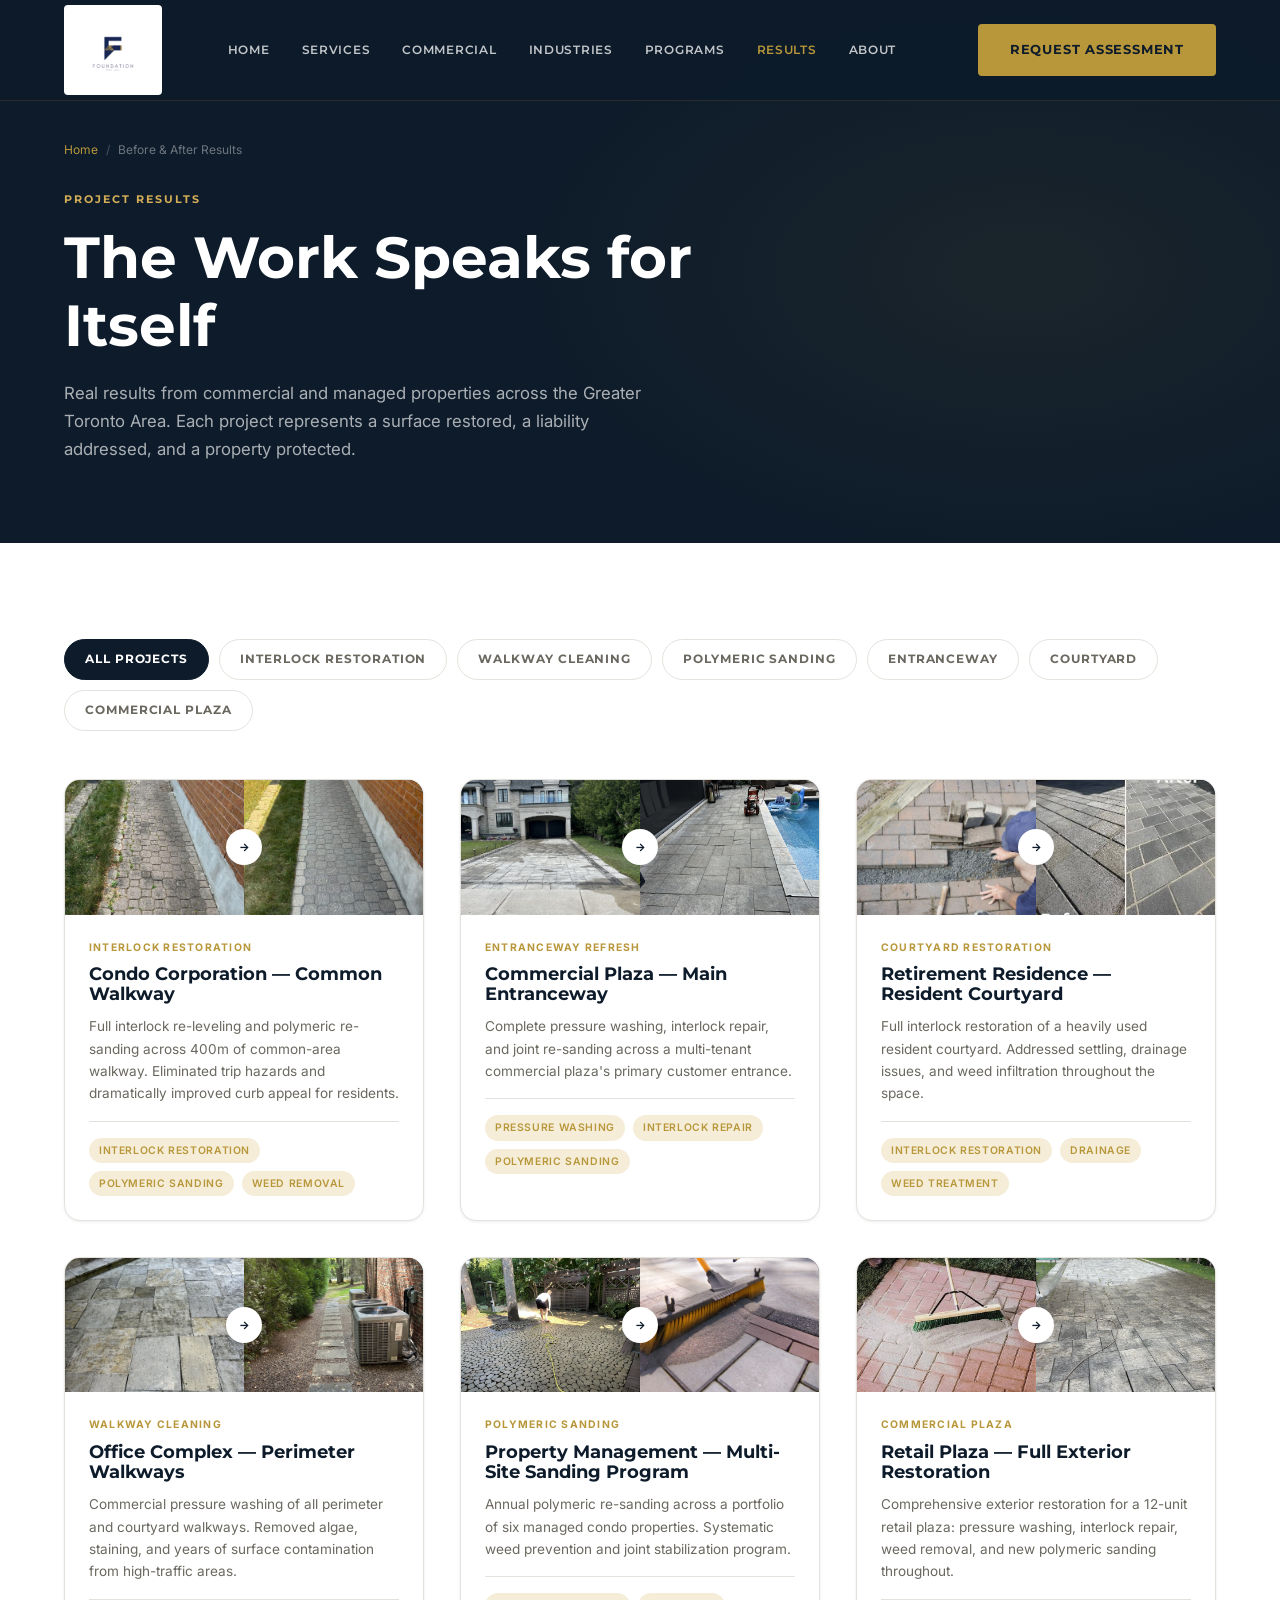
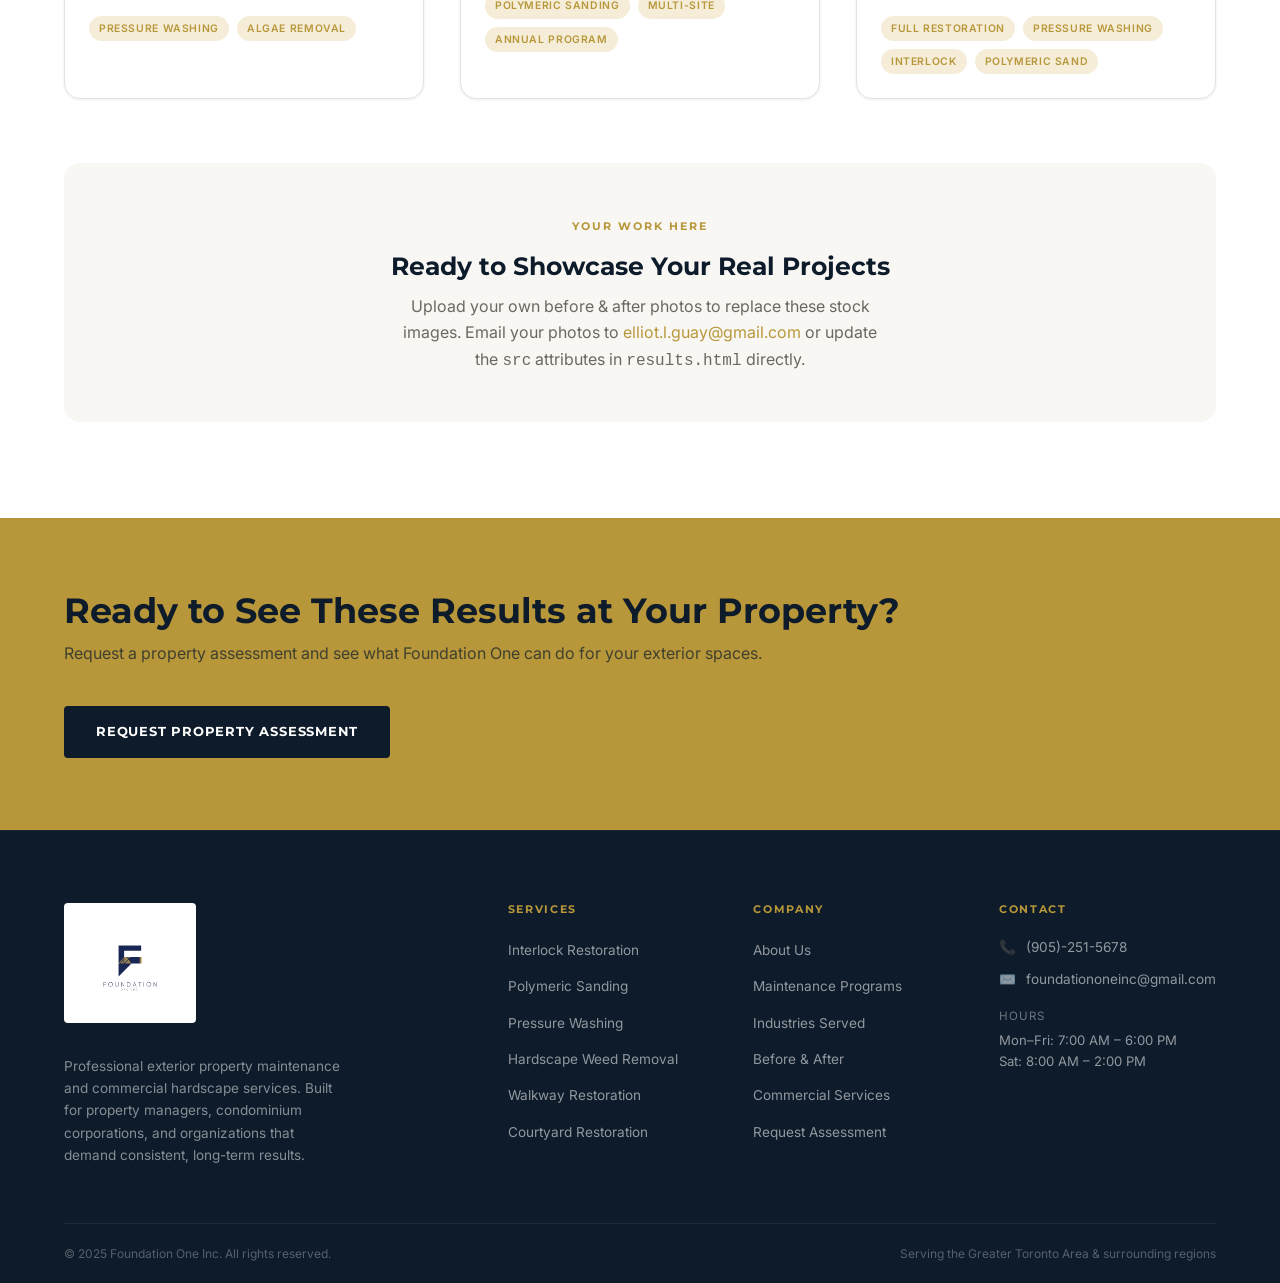
<file: results.html>
<!DOCTYPE html>
<html lang="en">
<head>
  <meta charset="UTF-8" />
  <meta name="viewport" content="width=device-width, initial-scale=1.0" />
  <title>Before &amp; After Results — Foundation One Inc.</title>
  <meta name="description" content="See the results of Foundation One's commercial property maintenance work. Before and after photos across interlock restoration, pressure washing, and more." />
  <link rel="stylesheet" href="css/style.css" />
  <style>
    .results-filter {
      display: flex;
      gap: 10px;
      flex-wrap: wrap;
      margin-bottom: 48px;
    }
    .filter-btn {
      font-family: var(--font-display);
      font-size: 0.72rem;
      font-weight: 700;
      letter-spacing: 0.08em;
      text-transform: uppercase;
      padding: 10px 20px;
      border-radius: 100px;
      border: 1.5px solid var(--gray-200);
      color: var(--gray-600);
      background: var(--white);
      cursor: pointer;
      transition: var(--transition);
    }
    .filter-btn:hover,
    .filter-btn.active {
      background: var(--navy);
      border-color: var(--navy);
      color: var(--white);
    }
    .results-grid {
      display: grid;
      grid-template-columns: repeat(auto-fit, minmax(360px, 1fr));
      gap: 36px;
    }
    .result-card {
      background: var(--white);
      border: 1px solid var(--gray-200);
      border-radius: var(--radius-lg);
      overflow: hidden;
      box-shadow: var(--shadow-sm);
      transition: var(--transition);
    }
    .result-card:hover { box-shadow: var(--shadow-lg); transform: translateY(-4px); }
    .result-card__images {
      display: grid;
      grid-template-columns: 1fr 1fr;
      position: relative;
    }
    .result-img {
      aspect-ratio: 4/3;
      display: flex;
      flex-direction: column;
      align-items: center;
      justify-content: center;
      gap: 8px;
      position: relative;
    }
    .result-img--before {
      background: linear-gradient(135deg, #c4c0b8 0%, #a8a49c 100%);
    }
    .result-img--after {
      background: linear-gradient(135deg, #1E3050 0%, #0D1B2A 100%);
    }
    .result-img .label {
      position: absolute;
      top: 12px; left: 12px;
      font-family: var(--font-display);
      font-size: 0.6rem;
      font-weight: 700;
      letter-spacing: 0.12em;
      text-transform: uppercase;
      padding: 4px 10px;
      border-radius: var(--radius-sm);
    }
    .result-img--before .label { background: rgba(0,0,0,0.45); color: var(--white); }
    .result-img--after .label { background: var(--gold); color: var(--navy); }
    .result-divider {
      position: absolute;
      top: 50%; left: 50%;
      transform: translate(-50%, -50%);
      width: 36px; height: 36px;
      background: var(--white);
      border-radius: 50%;
      display: flex;
      align-items: center;
      justify-content: center;
      font-size: 0.7rem;
      font-weight: 700;
      color: var(--navy);
      box-shadow: var(--shadow-md);
      z-index: 2;
    }
    .result-card__info { padding: 24px; }
    .result-card__category {
      font-size: 0.65rem;
      font-weight: 700;
      letter-spacing: 0.12em;
      text-transform: uppercase;
      color: var(--gold);
      margin-bottom: 8px;
    }
    .result-card__info h4 { margin-bottom: 10px; }
    .result-card__info p { font-size: 0.85rem; margin-bottom: 16px; }
    .result-card__meta {
      display: flex;
      flex-wrap: wrap;
      gap: 8px;
      padding-top: 16px;
      border-top: 1px solid var(--gray-200);
    }
  </style>
</head>
<body>

  <div id="nav-placeholder"></div>

  <section class="page-hero">
    <div class="page-hero__bg"></div>
    <div class="container">
      <div class="page-hero__inner">
        <div class="page-hero__breadcrumb">
          <a href="index.html">Home</a> <span>/</span> Before &amp; After Results
        </div>
        <span class="eyebrow">Project Results</span>
        <h1>The Work Speaks for Itself</h1>
        <p>Real results from commercial and managed properties across the Greater Toronto Area. Each project represents a surface restored, a liability addressed, and a property protected.</p>
      </div>
    </div>
  </section>

  <section class="section">
    <div class="container">

      <div class="results-filter reveal">
        <button class="filter-btn active">All Projects</button>
        <button class="filter-btn">Interlock Restoration</button>
        <button class="filter-btn">Walkway Cleaning</button>
        <button class="filter-btn">Polymeric Sanding</button>
        <button class="filter-btn">Entranceway</button>
        <button class="filter-btn">Courtyard</button>
        <button class="filter-btn">Commercial Plaza</button>
      </div>

      <div class="results-grid">

        <!-- Project 1 -->
        <div class="result-card reveal reveal-delay-1">
          <div class="result-card__images">
            <div class="result-img result-img--before">
              <span class="label">Before</span>
              <img class="result-photo" src="assets/photos/walkway-before.jpg" alt="Before interlock restoration" loading="lazy" />
            </div>
            <div class="result-img result-img--after">
              <span class="label">After</span>
              <img class="result-photo" src="assets/photos/walkway-after.jpg" alt="After interlock restoration" loading="lazy" />
            </div>
            <div class="result-divider">→</div>
          </div>
          <div class="result-card__info">
            <div class="result-card__category">Interlock Restoration</div>
            <h4>Condo Corporation — Common Walkway</h4>
            <p>Full interlock re-leveling and polymeric re-sanding across 400m of common-area walkway. Eliminated trip hazards and dramatically improved curb appeal for residents.</p>
            <div class="result-card__meta">
              <span class="ba-tag">Interlock Restoration</span>
              <span class="ba-tag">Polymeric Sanding</span>
              <span class="ba-tag">Weed Removal</span>
            </div>
          </div>
        </div>

        <!-- Project 2 -->
        <div class="result-card reveal reveal-delay-2">
          <div class="result-card__images">
            <div class="result-img result-img--before">
              <span class="label">Before</span>
              <img class="result-photo" src="assets/photos/steps-before.jpg" alt="Before pressure washing" loading="lazy" />
            </div>
            <div class="result-img result-img--after">
              <span class="label">After</span>
              <img class="result-photo" src="assets/photos/poolside-pressurewash.jpg" alt="After pressure washing" loading="lazy" />
            </div>
            <div class="result-divider">→</div>
          </div>
          <div class="result-card__info">
            <div class="result-card__category">Entranceway Refresh</div>
            <h4>Commercial Plaza — Main Entranceway</h4>
            <p>Complete pressure washing, interlock repair, and joint re-sanding across a multi-tenant commercial plaza's primary customer entrance.</p>
            <div class="result-card__meta">
              <span class="ba-tag">Pressure Washing</span>
              <span class="ba-tag">Interlock Repair</span>
              <span class="ba-tag">Polymeric Sanding</span>
            </div>
          </div>
        </div>

        <!-- Project 3 -->
        <div class="result-card reveal reveal-delay-3">
          <div class="result-card__images">
            <div class="result-img result-img--before">
              <span class="label">Before</span>
              <img class="result-photo" src="assets/photos/driveway-before.jpg" alt="Before courtyard restoration" loading="lazy" />
            </div>
            <div class="result-img result-img--after">
              <span class="label">After</span>
              <img class="result-photo" src="assets/photos/polysand-ba.jpg" alt="After courtyard restoration" loading="lazy" />
            </div>
            <div class="result-divider">→</div>
          </div>
          <div class="result-card__info">
            <div class="result-card__category">Courtyard Restoration</div>
            <h4>Retirement Residence — Resident Courtyard</h4>
            <p>Full interlock restoration of a heavily used resident courtyard. Addressed settling, drainage issues, and weed infiltration throughout the space.</p>
            <div class="result-card__meta">
              <span class="ba-tag">Interlock Restoration</span>
              <span class="ba-tag">Drainage</span>
              <span class="ba-tag">Weed Treatment</span>
            </div>
          </div>
        </div>

        <!-- Project 4 -->
        <div class="result-card reveal reveal-delay-1">
          <div class="result-card__images">
            <div class="result-img result-img--before">
              <span class="label">Before</span>
              <img class="result-photo" src="assets/photos/patio-dirty.jpg" alt="Before walkway cleaning" loading="lazy" />
            </div>
            <div class="result-img result-img--after">
              <span class="label">After</span>
              <img class="result-photo" src="assets/photos/path-stepstone.jpg" alt="After walkway cleaning" loading="lazy" />
            </div>
            <div class="result-divider">→</div>
          </div>
          <div class="result-card__info">
            <div class="result-card__category">Walkway Cleaning</div>
            <h4>Office Complex — Perimeter Walkways</h4>
            <p>Commercial pressure washing of all perimeter and courtyard walkways. Removed algae, staining, and years of surface contamination from high-traffic areas.</p>
            <div class="result-card__meta">
              <span class="ba-tag">Pressure Washing</span>
              <span class="ba-tag">Algae Removal</span>
            </div>
          </div>
        </div>

        <!-- Project 5 -->
        <div class="result-card reveal reveal-delay-2">
          <div class="result-card__images">
            <div class="result-img result-img--before">
              <span class="label">Before</span>
              <img class="result-photo" src="assets/photos/interlock-restore.jpg" alt="Before polymeric sanding" loading="lazy" />
            </div>
            <div class="result-img result-img--after">
              <span class="label">After</span>
              <img class="result-photo" src="assets/photos/polysand-brush.jpg" alt="After polymeric sanding" loading="lazy" />
            </div>
            <div class="result-divider">→</div>
          </div>
          <div class="result-card__info">
            <div class="result-card__category">Polymeric Sanding</div>
            <h4>Property Management — Multi-Site Sanding Program</h4>
            <p>Annual polymeric re-sanding across a portfolio of six managed condo properties. Systematic weed prevention and joint stabilization program.</p>
            <div class="result-card__meta">
              <span class="ba-tag">Polymeric Sanding</span>
              <span class="ba-tag">Multi-Site</span>
              <span class="ba-tag">Annual Program</span>
            </div>
          </div>
        </div>

        <!-- Project 6 -->
        <div class="result-card reveal reveal-delay-3">
          <div class="result-card__images">
            <div class="result-img result-img--before">
              <span class="label">Before</span>
              <img class="result-photo" src="assets/photos/polysand-sweep.jpg" alt="Before plaza restoration" loading="lazy" />
            </div>
            <div class="result-img result-img--after">
              <span class="label">After</span>
              <img class="result-photo" src="assets/photos/courtyard-action.jpg" alt="After plaza restoration" loading="lazy" />
            </div>
            <div class="result-divider">→</div>
          </div>
          <div class="result-card__info">
            <div class="result-card__category">Commercial Plaza</div>
            <h4>Retail Plaza — Full Exterior Restoration</h4>
            <p>Comprehensive exterior restoration for a 12-unit retail plaza: pressure washing, interlock repair, weed removal, and new polymeric sanding throughout.</p>
            <div class="result-card__meta">
              <span class="ba-tag">Full Restoration</span>
              <span class="ba-tag">Pressure Washing</span>
              <span class="ba-tag">Interlock</span>
              <span class="ba-tag">Polymeric Sand</span>
            </div>
          </div>
        </div>

      </div>

      <div style="background:var(--off-white); border-radius:var(--radius-lg); padding:48px; text-align:center; margin-top:64px;" class="reveal">
        <span class="eyebrow">Your Work Here</span>
        <h3 style="margin-bottom:12px;">Ready to Showcase Your Real Projects</h3>
        <p style="max-width:500px; margin:0 auto;">Upload your own before &amp; after photos to replace these stock images. Email your photos to <a href="mailto:elliot.l.guay@gmail.com" style="color:var(--gold);">elliot.l.guay@gmail.com</a> or update the <code>src</code> attributes in <code>results.html</code> directly.</p>
      </div>

    </div>
  </section>

  <section class="cta-banner">
    <div class="container">
      <div class="cta-banner__inner">
        <div>
          <h2>Ready to See These Results at Your Property?</h2>
          <p>Request a property assessment and see what Foundation One can do for your exterior spaces.</p>
        </div>
        <a href="contact.html" class="btn btn-dark">Request Property Assessment</a>
      </div>
    </div>
  </section>

  <div id="footer-placeholder"></div>
  <script src="js/components.js"></script>
  <script src="js/main.js"></script>
</body>
</html>
</file>
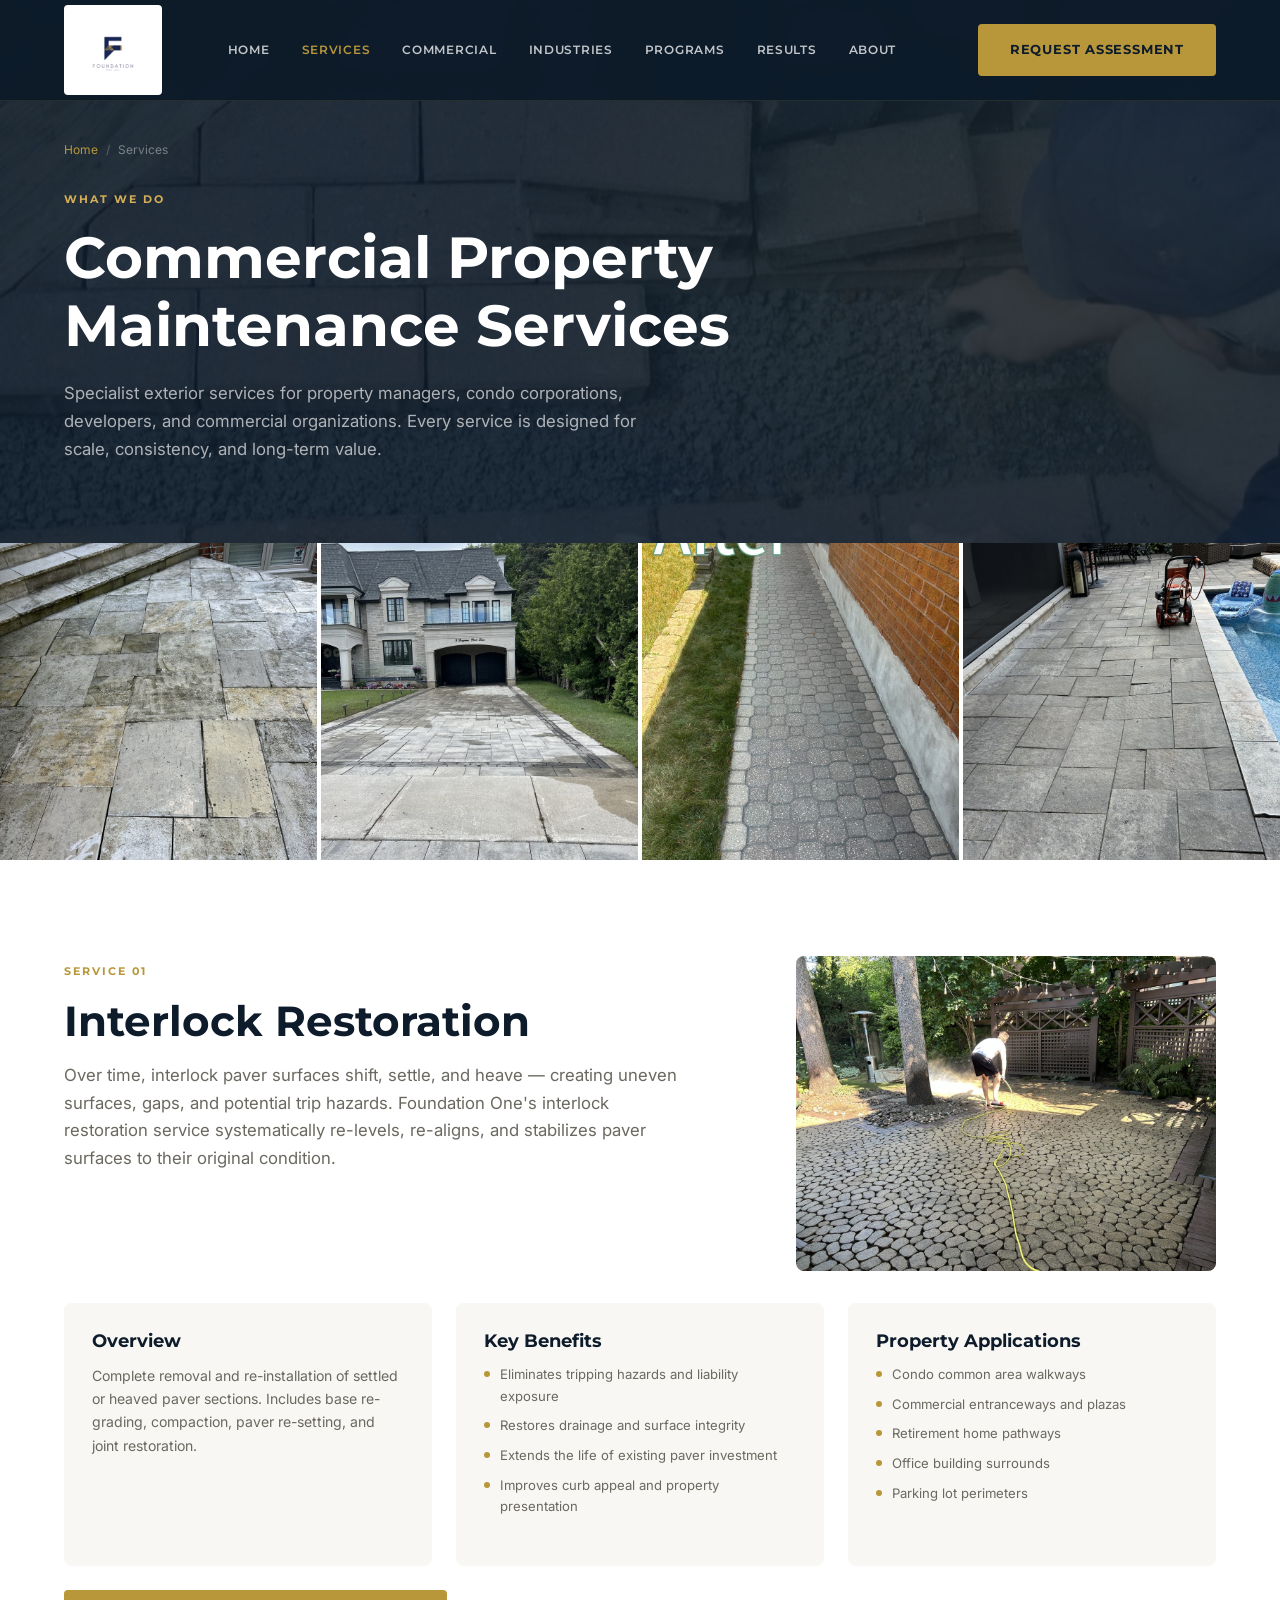
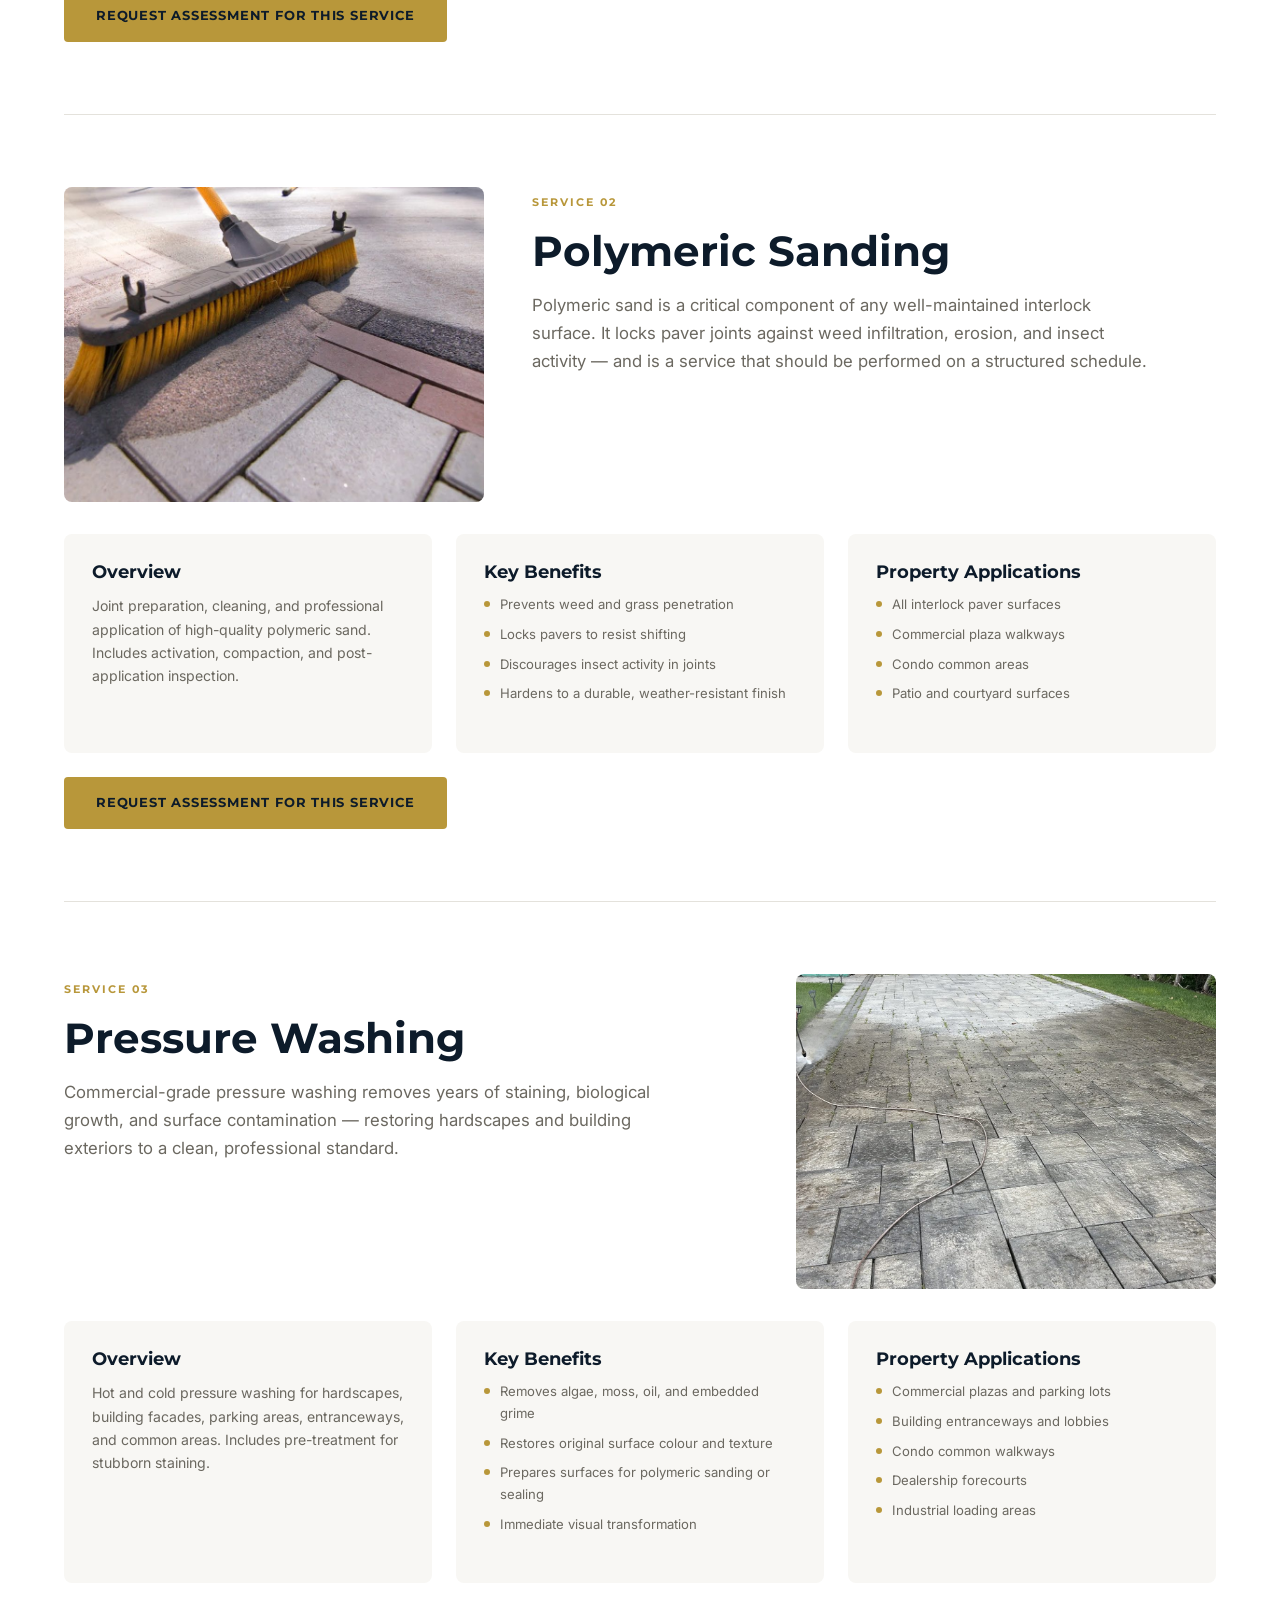
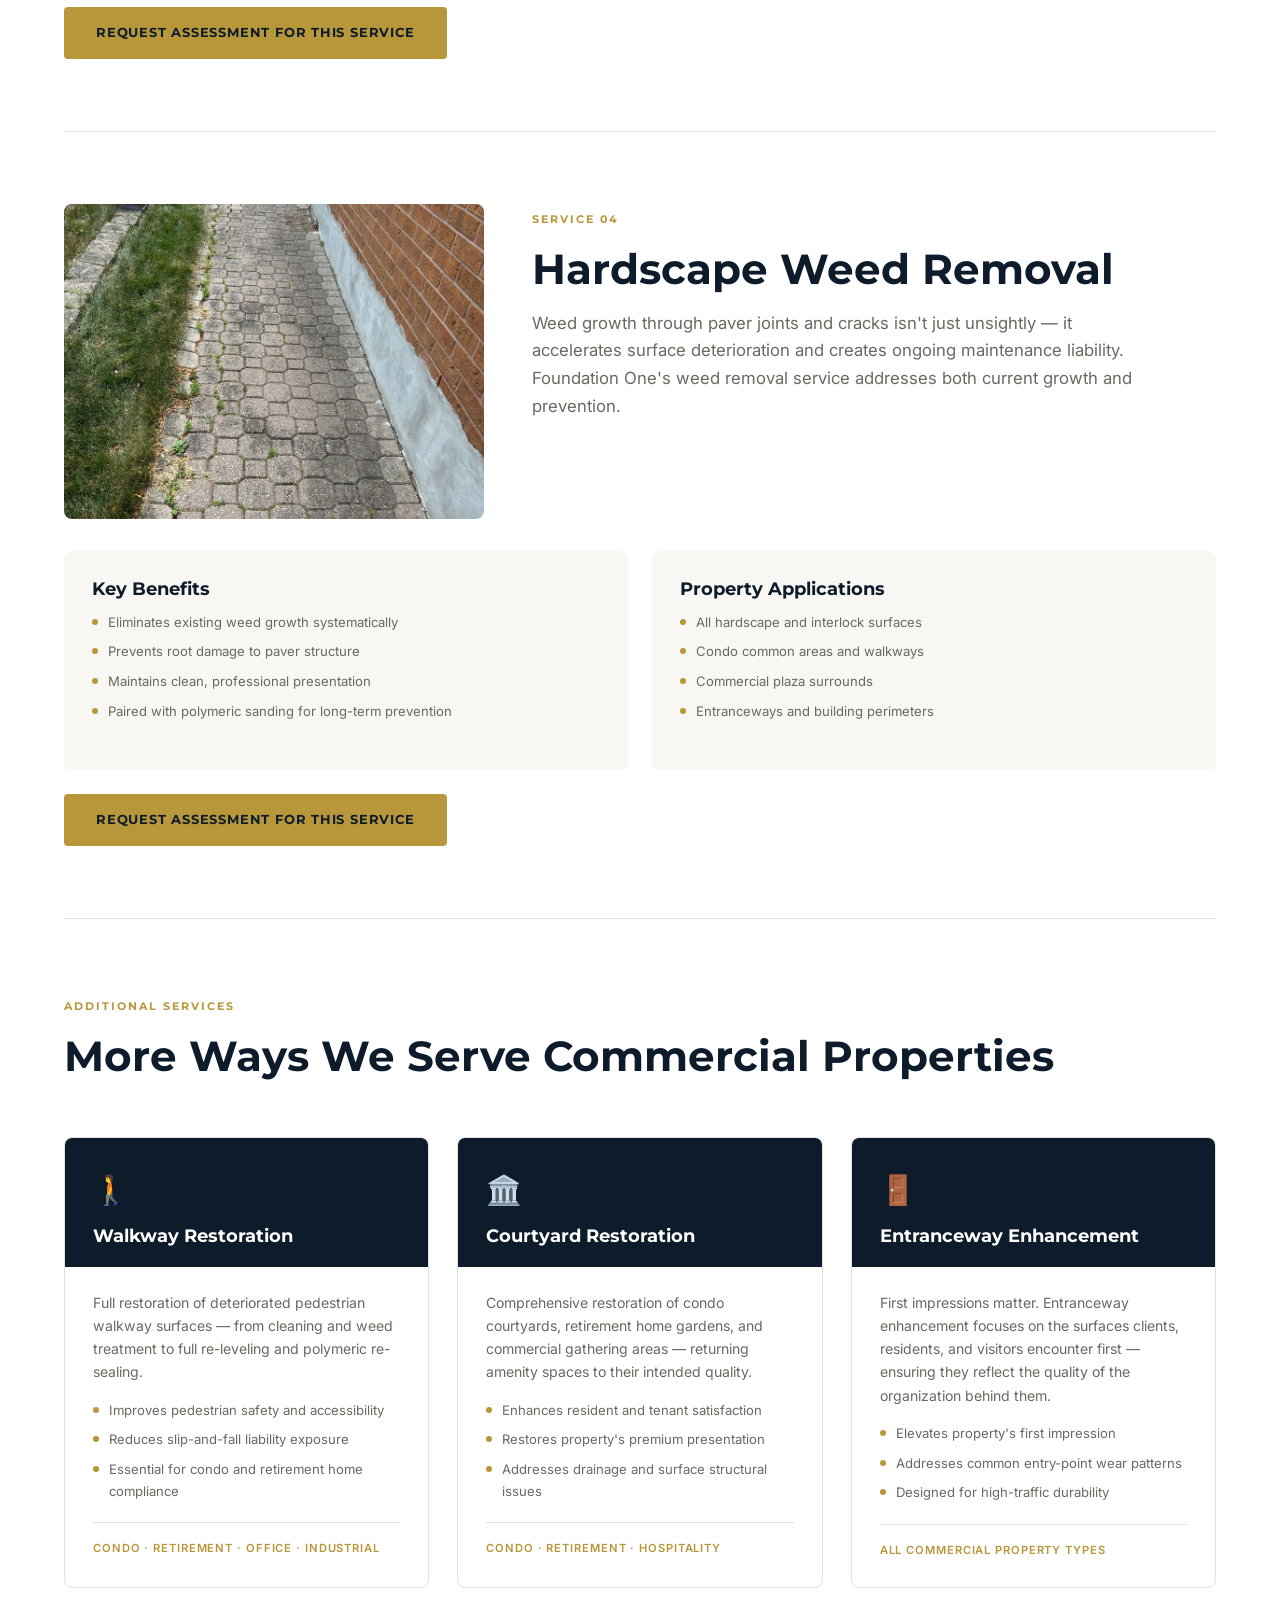
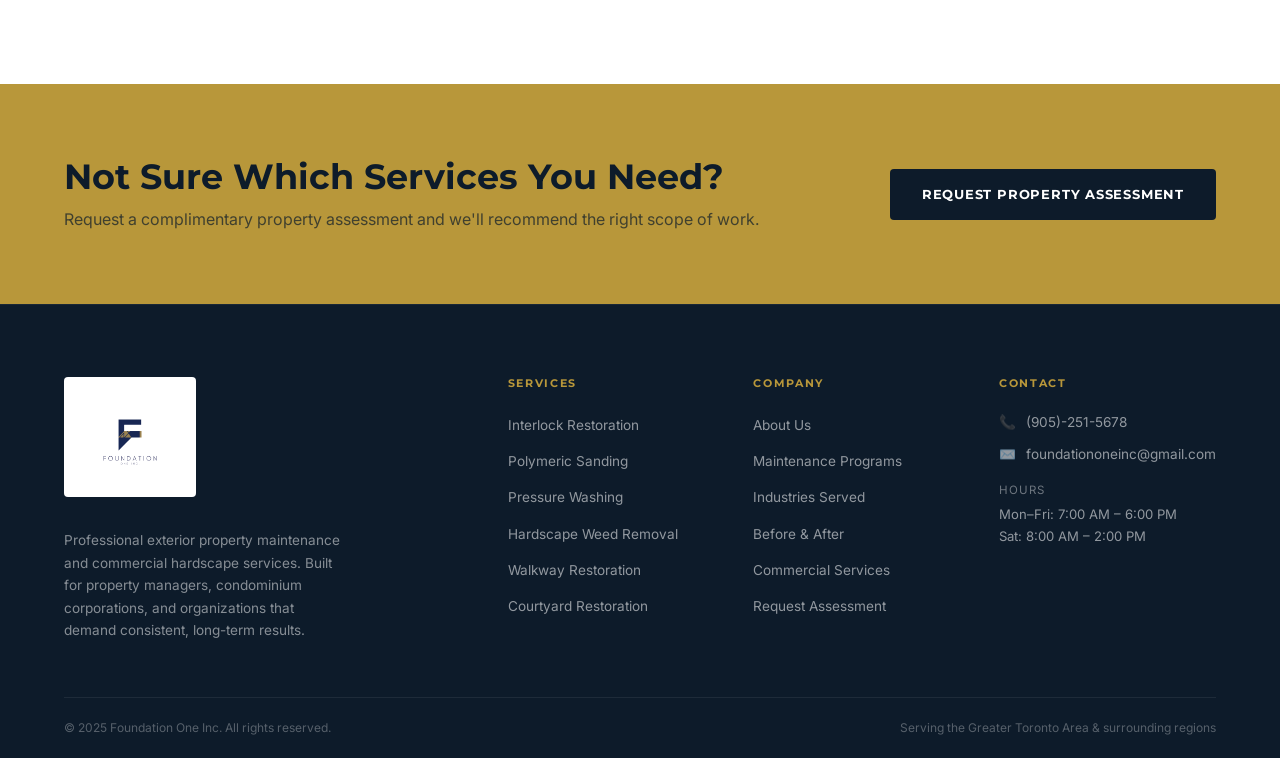
<file: services.html>
<!DOCTYPE html>
<html lang="en">
<head>
  <meta charset="UTF-8" />
  <meta name="viewport" content="width=device-width, initial-scale=1.0" />
  <title>Services — Foundation One Inc.</title>
  <meta name="description" content="Professional exterior maintenance services for commercial properties. Interlock restoration, polymeric sanding, pressure washing, weed removal, and more." />
  <link rel="stylesheet" href="css/style.css" />
</head>
<body>

  <div id="nav-placeholder"></div>

  <section class="page-hero">
    <div class="page-hero__bg"></div>
    <img class="page-hero__photo" src="assets/photos/driveway-before.jpg" alt="Interlock paver work" loading="eager" />
    <div class="container">
      <div class="page-hero__inner">
        <div class="page-hero__breadcrumb">
          <a href="index.html">Home</a> <span>/</span> Services
        </div>
        <span class="eyebrow">What We Do</span>
        <h1>Commercial Property Maintenance Services</h1>
        <p>Specialist exterior services for property managers, condo corporations, developers, and commercial organizations. Every service is designed for scale, consistency, and long-term value.</p>
      </div>
    </div>
  </section>

  <!-- Photo strip -->
  <div class="photo-strip">
    <div class="photo-strip__item"><img src="assets/photos/patio-dirty.jpg" alt="Interlock restoration" loading="lazy" /></div>
    <div class="photo-strip__item"><img src="assets/photos/steps-before.jpg" alt="Pressure washing service in action" loading="lazy" /></div>
    <div class="photo-strip__item"><img src="assets/photos/walkway-after.jpg" alt="Hardscape walkway" loading="lazy" /></div>
    <div class="photo-strip__item"><img src="assets/photos/poolside-pressurewash.jpg" alt="Commercial property" loading="lazy" /></div>
  </div>

  <!-- ══════════════════════════════════════
       SERVICE DETAIL CARDS
  ══════════════════════════════════════ -->
  <section class="section">
    <div class="container">

      <!-- Interlock Restoration -->
      <div id="interlock" style="scroll-margin-top:90px;">
        <div style="display:grid;grid-template-columns:1fr 420px;gap:48px;align-items:start;margin-bottom:32px;" class="reveal">
          <div class="section-header" style="margin-bottom:0;">
            <span class="eyebrow">Service 01</span>
            <h2>Interlock Restoration</h2>
            <p>Over time, interlock paver surfaces shift, settle, and heave — creating uneven surfaces, gaps, and potential trip hazards. Foundation One's interlock restoration service systematically re-levels, re-aligns, and stabilizes paver surfaces to their original condition.</p>
          </div>
          <div style="border-radius:var(--radius-md);overflow:hidden;aspect-ratio:4/3;">
            <img src="assets/photos/interlock-restore.jpg" alt="Interlock paver restoration" style="width:100%;height:100%;object-fit:cover;display:block;" loading="lazy" />
          </div>
        </div>
        <div style="display:grid; grid-template-columns: 1fr 1fr 1fr; gap: 24px;" class="reveal">
          <div style="background:var(--off-white); border-radius:var(--radius-md); padding:28px;">
            <h4 style="margin-bottom:12px;">Overview</h4>
            <p style="font-size:0.88rem;">Complete removal and re-installation of settled or heaved paver sections. Includes base re-grading, compaction, paver re-setting, and joint restoration.</p>
          </div>
          <div style="background:var(--off-white); border-radius:var(--radius-md); padding:28px;">
            <h4 style="margin-bottom:12px;">Key Benefits</h4>
            <ul class="service-card__benefits">
              <li>Eliminates tripping hazards and liability exposure</li>
              <li>Restores drainage and surface integrity</li>
              <li>Extends the life of existing paver investment</li>
              <li>Improves curb appeal and property presentation</li>
            </ul>
          </div>
          <div style="background:var(--off-white); border-radius:var(--radius-md); padding:28px;">
            <h4 style="margin-bottom:12px;">Property Applications</h4>
            <ul class="service-card__benefits">
              <li>Condo common area walkways</li>
              <li>Commercial entranceways and plazas</li>
              <li>Retirement home pathways</li>
              <li>Office building surrounds</li>
              <li>Parking lot perimeters</li>
            </ul>
          </div>
        </div>
        <div style="margin-top:24px;" class="reveal"><a href="contact.html" class="btn btn-primary">Request Assessment for This Service</a></div>
      </div>

      <hr style="border:none; border-top: 1px solid var(--gray-200); margin: 72px 0;" />

      <!-- Polymeric Sanding -->
      <div id="polymeric" style="scroll-margin-top:90px;">
        <div style="display:grid;grid-template-columns:420px 1fr;gap:48px;align-items:start;margin-bottom:32px;" class="reveal">
          <div style="border-radius:var(--radius-md);overflow:hidden;aspect-ratio:4/3;">
            <img src="assets/photos/polysand-brush.jpg" alt="Polymeric sanding interlock joints" style="width:100%;height:100%;object-fit:cover;display:block;" loading="lazy" />
          </div>
          <div class="section-header" style="margin-bottom:0;">
            <span class="eyebrow">Service 02</span>
            <h2>Polymeric Sanding</h2>
            <p>Polymeric sand is a critical component of any well-maintained interlock surface. It locks paver joints against weed infiltration, erosion, and insect activity — and is a service that should be performed on a structured schedule.</p>
          </div>
        </div>
        <div style="display:grid; grid-template-columns: 1fr 1fr 1fr; gap: 24px;" class="reveal">
          <div style="background:var(--off-white); border-radius:var(--radius-md); padding:28px;">
            <h4 style="margin-bottom:12px;">Overview</h4>
            <p style="font-size:0.88rem;">Joint preparation, cleaning, and professional application of high-quality polymeric sand. Includes activation, compaction, and post-application inspection.</p>
          </div>
          <div style="background:var(--off-white); border-radius:var(--radius-md); padding:28px;">
            <h4 style="margin-bottom:12px;">Key Benefits</h4>
            <ul class="service-card__benefits">
              <li>Prevents weed and grass penetration</li>
              <li>Locks pavers to resist shifting</li>
              <li>Discourages insect activity in joints</li>
              <li>Hardens to a durable, weather-resistant finish</li>
            </ul>
          </div>
          <div style="background:var(--off-white); border-radius:var(--radius-md); padding:28px;">
            <h4 style="margin-bottom:12px;">Property Applications</h4>
            <ul class="service-card__benefits">
              <li>All interlock paver surfaces</li>
              <li>Commercial plaza walkways</li>
              <li>Condo common areas</li>
              <li>Patio and courtyard surfaces</li>
            </ul>
          </div>
        </div>
        <div style="margin-top:24px;" class="reveal"><a href="contact.html" class="btn btn-primary">Request Assessment for This Service</a></div>
      </div>

      <hr style="border:none; border-top: 1px solid var(--gray-200); margin: 72px 0;" />

      <!-- Pressure Washing -->
      <div id="pressure" style="scroll-margin-top:90px;">
        <div style="display:grid;grid-template-columns:1fr 420px;gap:48px;align-items:start;margin-bottom:32px;" class="reveal">
          <div class="section-header" style="margin-bottom:0;">
            <span class="eyebrow">Service 03</span>
            <h2>Pressure Washing</h2>
            <p>Commercial-grade pressure washing removes years of staining, biological growth, and surface contamination — restoring hardscapes and building exteriors to a clean, professional standard.</p>
          </div>
          <div style="border-radius:var(--radius-md);overflow:hidden;aspect-ratio:4/3;">
            <img src="assets/photos/courtyard-action.jpg" alt="Commercial pressure washing" style="width:100%;height:100%;object-fit:cover;display:block;" loading="lazy" />
          </div>
        </div>
        <div style="display:grid; grid-template-columns: 1fr 1fr 1fr; gap: 24px;" class="reveal">
          <div style="background:var(--off-white); border-radius:var(--radius-md); padding:28px;">
            <h4 style="margin-bottom:12px;">Overview</h4>
            <p style="font-size:0.88rem;">Hot and cold pressure washing for hardscapes, building facades, parking areas, entranceways, and common areas. Includes pre-treatment for stubborn staining.</p>
          </div>
          <div style="background:var(--off-white); border-radius:var(--radius-md); padding:28px;">
            <h4 style="margin-bottom:12px;">Key Benefits</h4>
            <ul class="service-card__benefits">
              <li>Removes algae, moss, oil, and embedded grime</li>
              <li>Restores original surface colour and texture</li>
              <li>Prepares surfaces for polymeric sanding or sealing</li>
              <li>Immediate visual transformation</li>
            </ul>
          </div>
          <div style="background:var(--off-white); border-radius:var(--radius-md); padding:28px;">
            <h4 style="margin-bottom:12px;">Property Applications</h4>
            <ul class="service-card__benefits">
              <li>Commercial plazas and parking lots</li>
              <li>Building entranceways and lobbies</li>
              <li>Condo common walkways</li>
              <li>Dealership forecourts</li>
              <li>Industrial loading areas</li>
            </ul>
          </div>
        </div>
        <div style="margin-top:24px;" class="reveal"><a href="contact.html" class="btn btn-primary">Request Assessment for This Service</a></div>
      </div>

      <hr style="border:none; border-top: 1px solid var(--gray-200); margin: 72px 0;" />

      <!-- Weed Removal -->
      <div id="weed" style="scroll-margin-top:90px;">
        <div style="display:grid;grid-template-columns:420px 1fr;gap:48px;align-items:start;margin-bottom:32px;" class="reveal">
          <div style="border-radius:var(--radius-md);overflow:hidden;aspect-ratio:4/3;">
            <img src="assets/photos/walkway-before.jpg" alt="Hardscape weed removal" style="width:100%;height:100%;object-fit:cover;display:block;" loading="lazy" />
          </div>
          <div class="section-header" style="margin-bottom:0;">
            <span class="eyebrow">Service 04</span>
            <h2>Hardscape Weed Removal</h2>
            <p>Weed growth through paver joints and cracks isn't just unsightly — it accelerates surface deterioration and creates ongoing maintenance liability. Foundation One's weed removal service addresses both current growth and prevention.</p>
          </div>
        </div>
        <div style="display:grid; grid-template-columns: 1fr 1fr; gap: 24px;" class="reveal">
          <div style="background:var(--off-white); border-radius:var(--radius-md); padding:28px;">
            <h4 style="margin-bottom:12px;">Key Benefits</h4>
            <ul class="service-card__benefits">
              <li>Eliminates existing weed growth systematically</li>
              <li>Prevents root damage to paver structure</li>
              <li>Maintains clean, professional presentation</li>
              <li>Paired with polymeric sanding for long-term prevention</li>
            </ul>
          </div>
          <div style="background:var(--off-white); border-radius:var(--radius-md); padding:28px;">
            <h4 style="margin-bottom:12px;">Property Applications</h4>
            <ul class="service-card__benefits">
              <li>All hardscape and interlock surfaces</li>
              <li>Condo common areas and walkways</li>
              <li>Commercial plaza surrounds</li>
              <li>Entranceways and building perimeters</li>
            </ul>
          </div>
        </div>
        <div style="margin-top:24px;" class="reveal"><a href="contact.html" class="btn btn-primary">Request Assessment for This Service</a></div>
      </div>

      <hr style="border:none; border-top: 1px solid var(--gray-200); margin: 72px 0;" />

      <!-- Additional Services Grid -->
      <div class="section-header reveal">
        <span class="eyebrow">Additional Services</span>
        <h2>More Ways We Serve Commercial Properties</h2>
      </div>
      <div class="services-grid">
        <div id="walkway" class="service-card reveal reveal-delay-1" style="scroll-margin-top:90px;">
          <div class="service-card__header">
            <div class="service-card__icon">🚶</div>
            <h3>Walkway Restoration</h3>
          </div>
          <div class="service-card__body">
            <p>Full restoration of deteriorated pedestrian walkway surfaces — from cleaning and weed treatment to full re-leveling and polymeric re-sealing.</p>
            <ul class="service-card__benefits">
              <li>Improves pedestrian safety and accessibility</li>
              <li>Reduces slip-and-fall liability exposure</li>
              <li>Essential for condo and retirement home compliance</li>
            </ul>
            <div class="service-card__tag">Condo · Retirement · Office · Industrial</div>
          </div>
        </div>
        <div id="courtyard" class="service-card reveal reveal-delay-2" style="scroll-margin-top:90px;">
          <div class="service-card__header">
            <div class="service-card__icon">🏛️</div>
            <h3>Courtyard Restoration</h3>
          </div>
          <div class="service-card__body">
            <p>Comprehensive restoration of condo courtyards, retirement home gardens, and commercial gathering areas — returning amenity spaces to their intended quality.</p>
            <ul class="service-card__benefits">
              <li>Enhances resident and tenant satisfaction</li>
              <li>Restores property's premium presentation</li>
              <li>Addresses drainage and surface structural issues</li>
            </ul>
            <div class="service-card__tag">Condo · Retirement · Hospitality</div>
          </div>
        </div>
        <div class="service-card reveal reveal-delay-3">
          <div class="service-card__header">
            <div class="service-card__icon">🚪</div>
            <h3>Entranceway Enhancement</h3>
          </div>
          <div class="service-card__body">
            <p>First impressions matter. Entranceway enhancement focuses on the surfaces clients, residents, and visitors encounter first — ensuring they reflect the quality of the organization behind them.</p>
            <ul class="service-card__benefits">
              <li>Elevates property's first impression</li>
              <li>Addresses common entry-point wear patterns</li>
              <li>Designed for high-traffic durability</li>
            </ul>
            <div class="service-card__tag">All Commercial Property Types</div>
          </div>
        </div>
      </div>

    </div>
  </section>

  <!-- CTA -->
  <section class="cta-banner">
    <div class="container">
      <div class="cta-banner__inner">
        <div>
          <h2>Not Sure Which Services You Need?</h2>
          <p>Request a complimentary property assessment and we'll recommend the right scope of work.</p>
        </div>
        <a href="contact.html" class="btn btn-dark">Request Property Assessment</a>
      </div>
    </div>
  </section>

  <div id="footer-placeholder"></div>
  <script src="js/components.js"></script>
  <script src="js/main.js"></script>
</body>
</html>
</file>
<file: css/style.css>
/* ============================================================
   Foundation One Inc. — Main Stylesheet
   Brand: Navy · White · Muted Gold
   ============================================================ */

/* ── Google Fonts ── */
@import url('https://fonts.googleapis.com/css2?family=Montserrat:wght@300;400;500;600;700;800&family=Inter:wght@300;400;500;600&display=swap');

/* ── Design Tokens ── */
:root {
  --navy:        #0D1B2A;
  --navy-mid:    #162235;
  --navy-light:  #1E3050;
  --gold:        #B8973A;
  --gold-light:  #D4AE56;
  --gold-pale:   #F5EDD8;
  --white:       #FFFFFF;
  --off-white:   #F8F7F4;
  --gray-100:    #F2F1EE;
  --gray-200:    #E4E2DC;
  --gray-400:    #9E9B93;
  --gray-600:    #6B6860;
  --gray-800:    #3A3834;

  --font-display: 'Montserrat', sans-serif;
  --font-body:    'Inter', sans-serif;

  --radius-sm:  4px;
  --radius-md:  8px;
  --radius-lg:  16px;

  --shadow-sm:  0 1px 3px rgba(13,27,42,0.08);
  --shadow-md:  0 4px 16px rgba(13,27,42,0.12);
  --shadow-lg:  0 12px 40px rgba(13,27,42,0.18);

  --transition: 0.25s ease;

  --max-w: 1200px;
  --section-py: 96px;
}

/* ── Reset ── */
*, *::before, *::after { box-sizing: border-box; margin: 0; padding: 0; }
html { scroll-behavior: smooth; }
body {
  font-family: var(--font-body);
  font-size: 16px;
  line-height: 1.65;
  color: var(--gray-800);
  background: var(--white);
  -webkit-font-smoothing: antialiased;
}
img { max-width: 100%; display: block; }
a { color: inherit; text-decoration: none; }
ul, ol { list-style: none; }
button { cursor: pointer; border: none; background: none; font: inherit; }

/* ── Typography Scale ── */
h1, h2, h3, h4, h5 {
  font-family: var(--font-display);
  font-weight: 700;
  line-height: 1.18;
  color: var(--navy);
}
h1 { font-size: clamp(2.2rem, 5vw, 3.6rem); }
h2 { font-size: clamp(1.7rem, 3.5vw, 2.6rem); }
h3 { font-size: clamp(1.2rem, 2vw, 1.55rem); }
h4 { font-size: 1.1rem; }
p  { color: var(--gray-600); }

.eyebrow {
  display: inline-block;
  font-family: var(--font-display);
  font-size: 0.7rem;
  font-weight: 700;
  letter-spacing: 0.18em;
  text-transform: uppercase;
  color: var(--gold);
  margin-bottom: 1rem;
}

/* ── Layout ── */
.container {
  width: 100%;
  max-width: var(--max-w);
  margin: 0 auto;
  padding: 0 24px;
}

.section {
  padding: var(--section-py) 0;
}
.section--dark {
  background: var(--navy);
}
.section--dark h2,
.section--dark h3,
.section--dark h4 { color: var(--white); }
.section--dark p   { color: rgba(255,255,255,0.65); }
.section--dark .eyebrow { color: var(--gold-light); }

.section--gray { background: var(--off-white); }
.section--gold-pale { background: var(--gold-pale); }

/* ── Buttons ── */
.btn {
  display: inline-flex;
  align-items: center;
  gap: 8px;
  font-family: var(--font-display);
  font-size: 0.82rem;
  font-weight: 700;
  letter-spacing: 0.06em;
  text-transform: uppercase;
  padding: 15px 32px;
  border-radius: var(--radius-sm);
  transition: var(--transition);
  white-space: nowrap;
}
.btn-primary {
  background: var(--gold);
  color: var(--navy);
}
.btn-primary:hover { background: var(--gold-light); transform: translateY(-1px); box-shadow: var(--shadow-md); }

.btn-outline {
  background: transparent;
  color: var(--white);
  border: 1.5px solid rgba(255,255,255,0.45);
}
.btn-outline:hover { border-color: var(--gold); color: var(--gold); }

.btn-outline-navy {
  background: transparent;
  color: var(--navy);
  border: 1.5px solid var(--navy);
}
.btn-outline-navy:hover { background: var(--navy); color: var(--white); }

.btn-dark {
  background: var(--navy);
  color: var(--white);
}
.btn-dark:hover { background: var(--navy-light); transform: translateY(-1px); }

/* ── Navigation ── */
.navbar {
  position: fixed;
  top: 0; left: 0; right: 0;
  z-index: 1000;
  background: rgba(13,27,42,0.97);
  backdrop-filter: blur(12px);
  border-bottom: 1px solid rgba(184,151,58,0.15);
  transition: var(--transition);
}
.navbar__inner {
  display: flex;
  align-items: center;
  justify-content: space-between;
  height: 100px;
}
.navbar__logo {
  display: flex;
  align-items: center;
  gap: 14px;
  text-decoration: none;
}
.logo-mark {
  width: 44px; height: 44px;
  background: var(--gold);
  border-radius: var(--radius-sm);
  display: flex;
  align-items: center;
  justify-content: center;
  flex-shrink: 0;
}
.logo-mark span {
  font-family: var(--font-display);
  font-weight: 800;
  font-size: 1.1rem;
  color: var(--navy);
  letter-spacing: -0.02em;
}
.logo-text {
  display: flex;
  flex-direction: column;
  line-height: 1.1;
}
.logo-text strong {
  font-family: var(--font-display);
  font-size: 0.9rem;
  font-weight: 700;
  color: var(--white);
  letter-spacing: 0.04em;
}
.logo-text small {
  font-size: 0.65rem;
  color: var(--gold);
  letter-spacing: 0.1em;
  text-transform: uppercase;
}

.navbar__nav {
  display: flex;
  align-items: center;
  gap: 8px;
}
.navbar__nav a {
  font-family: var(--font-display);
  font-size: 0.75rem;
  font-weight: 600;
  letter-spacing: 0.06em;
  text-transform: uppercase;
  color: rgba(255,255,255,0.75);
  padding: 8px 12px;
  border-radius: var(--radius-sm);
  transition: var(--transition);
}
.navbar__nav a:hover { color: var(--white); }
.navbar__nav a.active { color: var(--gold); }

.navbar__cta { margin-left: 16px; }

/* Hamburger */
.navbar__hamburger {
  display: none;
  flex-direction: column;
  gap: 5px;
  padding: 8px;
}
.navbar__hamburger span {
  display: block;
  width: 24px; height: 2px;
  background: var(--white);
  transition: var(--transition);
  border-radius: 2px;
}

/* Mobile Nav */
.navbar__mobile {
  display: none;
  flex-direction: column;
  background: var(--navy-mid);
  padding: 16px 24px 24px;
  border-top: 1px solid rgba(255,255,255,0.08);
}
.navbar__mobile.open { display: flex; }
.navbar__mobile a {
  font-family: var(--font-display);
  font-size: 0.82rem;
  font-weight: 600;
  letter-spacing: 0.05em;
  text-transform: uppercase;
  color: rgba(255,255,255,0.8);
  padding: 14px 0;
  border-bottom: 1px solid rgba(255,255,255,0.06);
  transition: var(--transition);
}
.navbar__mobile a:hover { color: var(--gold); }
.navbar__mobile .btn { margin-top: 16px; text-align: center; justify-content: center; }

/* ── Hero ── */
.hero {
  position: relative;
  min-height: 100vh;
  display: flex;
  align-items: center;
  background: var(--navy);
  overflow: hidden;
  padding-top: 72px;
}
.hero__bg {
  position: absolute;
  inset: 0;
  background:
    radial-gradient(ellipse 70% 60% at 65% 50%, rgba(184,151,58,0.07) 0%, transparent 70%),
    linear-gradient(160deg, #0D1B2A 0%, #162235 50%, #0D1B2A 100%);
}
.hero__grid-overlay {
  position: absolute;
  inset: 0;
  background-image:
    linear-gradient(rgba(184,151,58,0.04) 1px, transparent 1px),
    linear-gradient(90deg, rgba(184,151,58,0.04) 1px, transparent 1px);
  background-size: 60px 60px;
}
.hero__accent-bar {
  position: absolute;
  left: 0; top: 0; bottom: 0;
  width: 4px;
  background: linear-gradient(to bottom, transparent, var(--gold), transparent);
}
.hero__inner {
  position: relative;
  z-index: 1;
  display: grid;
  grid-template-columns: 1fr 420px;
  gap: 80px;
  align-items: center;
  padding: 80px 0;
}
.hero__badge {
  display: inline-flex;
  align-items: center;
  gap: 10px;
  background: rgba(184,151,58,0.12);
  border: 1px solid rgba(184,151,58,0.3);
  border-radius: 100px;
  padding: 7px 18px;
  margin-bottom: 28px;
}
.hero__badge span {
  font-family: var(--font-display);
  font-size: 0.68rem;
  font-weight: 700;
  letter-spacing: 0.12em;
  text-transform: uppercase;
  color: var(--gold-light);
}
.hero__badge-dot {
  width: 6px; height: 6px;
  border-radius: 50%;
  background: var(--gold);
}
.hero h1 { color: var(--white); margin-bottom: 24px; }
.hero h1 em {
  font-style: normal;
  color: var(--gold);
}
.hero__sub {
  font-size: 1.1rem;
  color: rgba(255,255,255,0.65);
  max-width: 520px;
  margin-bottom: 40px;
  line-height: 1.7;
}
.hero__actions {
  display: flex;
  gap: 16px;
  flex-wrap: wrap;
}
.hero__stats {
  display: grid;
  grid-template-columns: 1fr 1fr;
  gap: 16px;
  margin-top: 64px;
}
.hero__stat {
  background: rgba(255,255,255,0.04);
  border: 1px solid rgba(255,255,255,0.07);
  border-radius: var(--radius-md);
  padding: 24px;
}
.hero__stat-num {
  font-family: var(--font-display);
  font-size: 2rem;
  font-weight: 800;
  color: var(--gold);
  line-height: 1;
  margin-bottom: 4px;
}
.hero__stat-label {
  font-size: 0.75rem;
  font-weight: 500;
  color: rgba(255,255,255,0.5);
  letter-spacing: 0.04em;
  text-transform: uppercase;
}

/* Hero right panel */
.hero__panel {
  background: rgba(255,255,255,0.03);
  border: 1px solid rgba(255,255,255,0.08);
  border-radius: var(--radius-lg);
  padding: 36px;
}
.hero__panel-title {
  font-family: var(--font-display);
  font-size: 0.7rem;
  font-weight: 700;
  letter-spacing: 0.15em;
  text-transform: uppercase;
  color: var(--gold);
  margin-bottom: 20px;
}
.hero__client-list { display: flex; flex-direction: column; gap: 0; }
.hero__client-item {
  display: flex;
  align-items: center;
  gap: 14px;
  padding: 14px 0;
  border-bottom: 1px solid rgba(255,255,255,0.06);
}
.hero__client-item:last-child { border-bottom: none; }
.hero__client-icon {
  width: 36px; height: 36px;
  background: rgba(184,151,58,0.15);
  border-radius: var(--radius-sm);
  display: flex;
  align-items: center;
  justify-content: center;
  flex-shrink: 0;
  font-size: 1rem;
}
.hero__client-name {
  font-family: var(--font-display);
  font-size: 0.82rem;
  font-weight: 600;
  color: rgba(255,255,255,0.85);
}
.hero__client-type {
  font-size: 0.7rem;
  color: rgba(255,255,255,0.4);
}

/* ── Section Headers ── */
.section-header { margin-bottom: 56px; }
.section-header--center { text-align: center; }
.section-header p {
  margin-top: 16px;
  font-size: 1.05rem;
  max-width: 620px;
}
.section-header--center p { margin-left: auto; margin-right: auto; }

/* ── Who We Serve ── */
.serve-grid {
  display: grid;
  grid-template-columns: repeat(auto-fit, minmax(200px, 1fr));
  gap: 24px;
}
.serve-card {
  background: var(--white);
  border: 1px solid var(--gray-200);
  border-radius: var(--radius-md);
  padding: 28px 24px;
  transition: var(--transition);
  border-top: 3px solid transparent;
}
.serve-card:hover {
  border-top-color: var(--gold);
  box-shadow: var(--shadow-md);
  transform: translateY(-3px);
}
.serve-card__icon { font-size: 1.6rem; margin-bottom: 12px; }
.serve-card h4 {
  font-size: 0.88rem;
  font-weight: 700;
  letter-spacing: 0.02em;
  color: var(--navy);
  margin-bottom: 6px;
}
.serve-card p { font-size: 0.82rem; }

/* ── Service Cards ── */
.services-grid {
  display: grid;
  grid-template-columns: repeat(auto-fit, minmax(300px, 1fr));
  gap: 28px;
}
.service-card {
  background: var(--white);
  border: 1px solid var(--gray-200);
  border-radius: var(--radius-md);
  overflow: hidden;
  transition: var(--transition);
}
.service-card:hover { box-shadow: var(--shadow-lg); transform: translateY(-4px); }
.service-card__header {
  background: var(--navy);
  padding: 28px 28px 20px;
  position: relative;
}
.service-card__icon {
  font-size: 1.8rem;
  margin-bottom: 12px;
}
.service-card__header h3 { color: var(--white); font-size: 1.15rem; }
.service-card__body { padding: 24px 28px 28px; }
.service-card__body p { font-size: 0.88rem; margin-bottom: 16px; }
.service-card__benefits { display: flex; flex-direction: column; gap: 8px; margin-bottom: 20px; }
.service-card__benefits li {
  display: flex;
  align-items: flex-start;
  gap: 10px;
  font-size: 0.82rem;
  color: var(--gray-600);
}
.service-card__benefits li::before {
  content: '';
  width: 6px; height: 6px;
  background: var(--gold);
  border-radius: 50%;
  flex-shrink: 0;
  margin-top: 7px;
}
.service-card__tag {
  font-size: 0.7rem;
  font-weight: 600;
  color: var(--gold);
  letter-spacing: 0.08em;
  text-transform: uppercase;
  border-top: 1px solid var(--gray-200);
  padding-top: 16px;
}

/* ── Why Choose ── */
.why-grid {
  display: grid;
  grid-template-columns: repeat(auto-fit, minmax(240px, 1fr));
  gap: 32px;
}
.why-item { }
.why-item__num {
  font-family: var(--font-display);
  font-size: 3rem;
  font-weight: 800;
  color: rgba(184,151,58,0.25);
  line-height: 1;
  margin-bottom: 12px;
}
.why-item h4 { font-size: 1rem; margin-bottom: 8px; }

/* ── Before/After ── */
.ba-grid {
  display: grid;
  grid-template-columns: repeat(auto-fit, minmax(340px, 1fr));
  gap: 32px;
}
.ba-card {
  border-radius: var(--radius-md);
  overflow: hidden;
  background: var(--white);
  box-shadow: var(--shadow-sm);
  border: 1px solid var(--gray-200);
}
.ba-card__images {
  display: grid;
  grid-template-columns: 1fr 1fr;
}
.ba-card__img {
  aspect-ratio: 4/3;
  display: flex;
  align-items: center;
  justify-content: center;
  font-size: 0.7rem;
  font-weight: 700;
  letter-spacing: 0.1em;
  text-transform: uppercase;
  position: relative;
}
.ba-card__img--before {
  background: var(--gray-200);
  color: var(--gray-600);
}
.ba-card__img--after {
  background: var(--navy-light);
  color: rgba(255,255,255,0.5);
}
.ba-label {
  position: absolute;
  top: 10px; left: 10px;
  background: rgba(0,0,0,0.5);
  color: var(--white);
  font-size: 0.6rem;
  font-weight: 700;
  letter-spacing: 0.12em;
  padding: 4px 8px;
  border-radius: var(--radius-sm);
}
.ba-label--after { background: rgba(184,151,58,0.8); }
.ba-card__info { padding: 20px; }
.ba-card__info h4 { font-size: 0.95rem; margin-bottom: 6px; }
.ba-card__info p { font-size: 0.8rem; }
.ba-card__services {
  display: flex;
  flex-wrap: wrap;
  gap: 6px;
  margin-top: 12px;
}
.ba-tag {
  font-size: 0.65rem;
  font-weight: 600;
  letter-spacing: 0.06em;
  text-transform: uppercase;
  background: var(--gold-pale);
  color: var(--gold);
  padding: 4px 10px;
  border-radius: 100px;
}

/* ── Maintenance Programs ── */
.programs-grid {
  display: grid;
  grid-template-columns: repeat(3, 1fr);
  gap: 28px;
  align-items: start;
}
.program-card {
  background: var(--white);
  border: 1px solid var(--gray-200);
  border-radius: var(--radius-md);
  overflow: hidden;
  transition: var(--transition);
}
.program-card:hover { box-shadow: var(--shadow-lg); }
.program-card--featured {
  border-color: var(--gold);
  transform: scale(1.03);
  box-shadow: var(--shadow-lg);
}
.program-card__header {
  padding: 28px;
  background: var(--off-white);
  border-bottom: 1px solid var(--gray-200);
}
.program-card--featured .program-card__header {
  background: var(--navy);
}
.program-card--featured .program-card__header h3 { color: var(--white); }
.program-card__tier {
  font-size: 0.65rem;
  font-weight: 700;
  letter-spacing: 0.15em;
  text-transform: uppercase;
  color: var(--gold);
  margin-bottom: 8px;
}
.program-card__body { padding: 28px; }
.program-card__features { display: flex; flex-direction: column; gap: 12px; }
.program-card__features li {
  display: flex;
  align-items: flex-start;
  gap: 12px;
  font-size: 0.85rem;
  color: var(--gray-600);
}
.program-card__features li .check {
  color: var(--gold);
  font-size: 0.9rem;
  flex-shrink: 0;
  margin-top: 1px;
}
.program-card__cta { padding: 0 28px 28px; }

/* ── Testimonials ── */
.testimonials-grid {
  display: grid;
  grid-template-columns: repeat(auto-fit, minmax(300px, 1fr));
  gap: 28px;
}
.testimonial-card {
  background: rgba(255,255,255,0.05);
  border: 1px solid rgba(255,255,255,0.1);
  border-radius: var(--radius-md);
  padding: 32px;
}
.testimonial-card__quote {
  font-size: 0.95rem;
  color: rgba(255,255,255,0.75);
  line-height: 1.7;
  margin-bottom: 24px;
  font-style: italic;
}
.testimonial-card__quote::before { content: '"'; color: var(--gold); font-size: 1.5rem; }
.testimonial-card__author { }
.testimonial-card__name {
  font-family: var(--font-display);
  font-size: 0.85rem;
  font-weight: 700;
  color: var(--white);
}
.testimonial-card__title {
  font-size: 0.75rem;
  color: var(--gold);
}

/* ── CTA Banner ── */
.cta-banner {
  background: var(--gold);
  padding: 72px 0;
}
.cta-banner__inner {
  display: flex;
  align-items: center;
  justify-content: space-between;
  gap: 40px;
  flex-wrap: wrap;
}
.cta-banner h2 { color: var(--navy); font-size: clamp(1.4rem, 3vw, 2.2rem); }
.cta-banner p { color: rgba(13,27,42,0.7); margin-top: 8px; }
.cta-banner .btn-dark { background: var(--navy); }

/* ── Industries Grid ── */
.industries-grid {
  display: grid;
  grid-template-columns: repeat(auto-fit, minmax(340px, 1fr));
  gap: 32px;
}
.industry-card {
  background: var(--white);
  border: 1px solid var(--gray-200);
  border-radius: var(--radius-md);
  padding: 32px;
  transition: var(--transition);
}
.industry-card:hover { box-shadow: var(--shadow-md); border-color: var(--gold); }
.industry-card__icon { font-size: 2rem; margin-bottom: 16px; }
.industry-card h3 { margin-bottom: 12px; font-size: 1.15rem; }
.industry-card__challenges,
.industry-card__services { margin-top: 16px; }
.industry-card__label {
  font-size: 0.65rem;
  font-weight: 700;
  letter-spacing: 0.12em;
  text-transform: uppercase;
  color: var(--gold);
  margin-bottom: 10px;
}
.industry-card__list {
  display: flex;
  flex-direction: column;
  gap: 6px;
}
.industry-card__list li {
  font-size: 0.82rem;
  color: var(--gray-600);
  padding-left: 14px;
  position: relative;
}
.industry-card__list li::before {
  content: '—';
  position: absolute;
  left: 0;
  color: var(--gold);
  font-size: 0.7rem;
}

/* ── Process Steps ── */
.process-steps {
  display: grid;
  grid-template-columns: repeat(auto-fit, minmax(220px, 1fr));
  gap: 0;
  position: relative;
}
.process-steps::before {
  content: '';
  position: absolute;
  top: 32px;
  left: 10%;
  right: 10%;
  height: 1px;
  background: var(--gray-200);
  z-index: 0;
}
.process-step { text-align: center; position: relative; z-index: 1; padding: 0 16px; }
.process-step__num {
  width: 64px; height: 64px;
  background: var(--navy);
  border-radius: 50%;
  display: flex;
  align-items: center;
  justify-content: center;
  margin: 0 auto 20px;
  font-family: var(--font-display);
  font-size: 1.1rem;
  font-weight: 800;
  color: var(--gold);
  border: 3px solid var(--white);
  box-shadow: var(--shadow-sm);
}
.process-step h4 { font-size: 0.95rem; margin-bottom: 8px; }
.process-step p { font-size: 0.82rem; }

/* ── Contact Form ── */
.contact-grid {
  display: grid;
  grid-template-columns: 1fr 420px;
  gap: 64px;
  align-items: start;
}
.contact-form {
  background: var(--white);
  border: 1px solid var(--gray-200);
  border-radius: var(--radius-lg);
  padding: 40px;
  box-shadow: var(--shadow-md);
}
.form-group { margin-bottom: 20px; }
.form-group label {
  display: block;
  font-family: var(--font-display);
  font-size: 0.72rem;
  font-weight: 700;
  letter-spacing: 0.08em;
  text-transform: uppercase;
  color: var(--navy);
  margin-bottom: 8px;
}
.form-group input,
.form-group select,
.form-group textarea {
  width: 100%;
  padding: 13px 16px;
  border: 1.5px solid var(--gray-200);
  border-radius: var(--radius-sm);
  font-family: var(--font-body);
  font-size: 0.9rem;
  color: var(--gray-800);
  background: var(--white);
  transition: var(--transition);
  outline: none;
}
.form-group input:focus,
.form-group select:focus,
.form-group textarea:focus {
  border-color: var(--navy);
  box-shadow: 0 0 0 3px rgba(13,27,42,0.07);
}
.form-group textarea { resize: vertical; min-height: 120px; }
.form-row { display: grid; grid-template-columns: 1fr 1fr; gap: 16px; }

.contact-info-panel { }
.contact-info-item {
  display: flex;
  align-items: flex-start;
  gap: 16px;
  padding: 20px 0;
  border-bottom: 1px solid var(--gray-200);
}
.contact-info-item:last-child { border-bottom: none; }
.contact-info-icon {
  width: 44px; height: 44px;
  background: var(--navy);
  border-radius: var(--radius-sm);
  display: flex;
  align-items: center;
  justify-content: center;
  flex-shrink: 0;
  font-size: 1.1rem;
}
.contact-info-text h4 { font-size: 0.82rem; color: var(--navy); margin-bottom: 4px; }
.contact-info-text p { font-size: 0.88rem; }
.contact-info-text a { color: var(--gold); }
.contact-info-text a:hover { text-decoration: underline; }

/* ── Map Placeholder ── */
.map-placeholder {
  background: var(--gray-100);
  border: 1px solid var(--gray-200);
  border-radius: var(--radius-md);
  aspect-ratio: 16/7;
  display: flex;
  flex-direction: column;
  align-items: center;
  justify-content: center;
  gap: 12px;
  color: var(--gray-400);
  margin-top: 32px;
}
.map-placeholder span { font-size: 2.5rem; }
.map-placeholder p { font-size: 0.82rem; letter-spacing: 0.05em; }

/* ── Page Hero (inner pages) ── */
.page-hero {
  background: var(--navy);
  padding: 140px 0 80px;
  position: relative;
  overflow: hidden;
}
.page-hero__bg {
  position: absolute;
  inset: 0;
  background: radial-gradient(ellipse 60% 80% at 80% 50%, rgba(184,151,58,0.08) 0%, transparent 70%);
}
.page-hero__inner { position: relative; z-index: 1; }
.page-hero .eyebrow { color: var(--gold-light); }
.page-hero h1 { color: var(--white); max-width: 700px; margin-bottom: 20px; }
.page-hero p { color: rgba(255,255,255,0.65); font-size: 1.05rem; max-width: 580px; }
.page-hero__breadcrumb {
  display: flex;
  align-items: center;
  gap: 8px;
  font-size: 0.75rem;
  color: rgba(255,255,255,0.4);
  margin-bottom: 24px;
}
.page-hero__breadcrumb a { color: var(--gold); }
.page-hero__breadcrumb span { color: rgba(255,255,255,0.25); }

/* ── About Page ── */
.about-grid {
  display: grid;
  grid-template-columns: 1fr 1fr;
  gap: 80px;
  align-items: center;
}
.about-visual {
  background: var(--navy);
  border-radius: var(--radius-lg);
  aspect-ratio: 4/3;
  display: flex;
  align-items: center;
  justify-content: center;
  position: relative;
  overflow: hidden;
}
.about-visual__mark {
  font-family: var(--font-display);
  font-size: 8rem;
  font-weight: 800;
  color: rgba(184,151,58,0.15);
  line-height: 1;
  user-select: none;
}
.about-visual__badge {
  position: absolute;
  bottom: 24px;
  right: 24px;
  background: var(--gold);
  border-radius: var(--radius-md);
  padding: 16px 20px;
  text-align: center;
}
.about-visual__badge strong {
  display: block;
  font-family: var(--font-display);
  font-size: 1.8rem;
  font-weight: 800;
  color: var(--navy);
  line-height: 1;
}
.about-visual__badge span {
  font-size: 0.65rem;
  font-weight: 700;
  letter-spacing: 0.1em;
  text-transform: uppercase;
  color: rgba(13,27,42,0.7);
}
.values-list { display: flex; flex-direction: column; gap: 20px; margin-top: 32px; }
.value-item { display: flex; align-items: flex-start; gap: 16px; }
.value-item__icon {
  width: 40px; height: 40px;
  background: var(--gold-pale);
  border-radius: var(--radius-sm);
  display: flex;
  align-items: center;
  justify-content: center;
  flex-shrink: 0;
  font-size: 1rem;
}
.value-item h4 { font-size: 0.9rem; margin-bottom: 4px; }
.value-item p { font-size: 0.82rem; }

/* ── FAQ ── */
.faq-list { display: flex; flex-direction: column; gap: 0; }
.faq-item {
  border-bottom: 1px solid var(--gray-200);
}
.faq-question {
  width: 100%;
  display: flex;
  align-items: center;
  justify-content: space-between;
  padding: 20px 0;
  text-align: left;
  font-family: var(--font-display);
  font-size: 0.95rem;
  font-weight: 600;
  color: var(--navy);
  gap: 20px;
}
.faq-question .icon { font-size: 1.2rem; flex-shrink: 0; transition: var(--transition); }
.faq-item.open .faq-question .icon { transform: rotate(45deg); color: var(--gold); }
.faq-answer {
  display: none;
  padding-bottom: 20px;
  font-size: 0.9rem;
  color: var(--gray-600);
  line-height: 1.7;
}
.faq-item.open .faq-answer { display: block; }

/* ── Footer ── */
.footer {
  background: var(--navy);
  padding: 72px 0 0;
  border-top: 1px solid rgba(255,255,255,0.05);
}
.footer__grid {
  display: grid;
  grid-template-columns: 2fr 1fr 1fr 1fr;
  gap: 48px;
  padding-bottom: 56px;
  border-bottom: 1px solid rgba(255,255,255,0.07);
}
.footer__brand p {
  color: rgba(255,255,255,0.5);
  font-size: 0.85rem;
  margin-top: 16px;
  max-width: 280px;
  line-height: 1.65;
}
.footer__col h5 {
  font-family: var(--font-display);
  font-size: 0.7rem;
  font-weight: 700;
  letter-spacing: 0.15em;
  text-transform: uppercase;
  color: var(--gold);
  margin-bottom: 20px;
}
.footer__col ul { display: flex; flex-direction: column; gap: 10px; }
.footer__col ul li a {
  font-size: 0.85rem;
  color: rgba(255,255,255,0.55);
  transition: var(--transition);
}
.footer__col ul li a:hover { color: var(--white); }
.footer__contact-item {
  display: flex;
  align-items: center;
  gap: 10px;
  font-size: 0.85rem;
  color: rgba(255,255,255,0.55);
  margin-bottom: 10px;
}
.footer__contact-item a { color: rgba(255,255,255,0.55); transition: var(--transition); }
.footer__contact-item a:hover { color: var(--gold); }
.footer__bottom {
  display: flex;
  align-items: center;
  justify-content: space-between;
  padding: 20px 0;
  flex-wrap: wrap;
  gap: 12px;
}
.footer__bottom p {
  font-size: 0.75rem;
  color: rgba(255,255,255,0.3);
}
.footer__bottom a { color: var(--gold); }

/* ── Scroll Animations ── */
.reveal {
  opacity: 0;
  transform: translateY(24px);
  transition: opacity 0.6s ease, transform 0.6s ease;
}
.reveal.visible {
  opacity: 1;
  transform: none;
}
.reveal-delay-1 { transition-delay: 0.1s; }
.reveal-delay-2 { transition-delay: 0.2s; }
.reveal-delay-3 { transition-delay: 0.3s; }
.reveal-delay-4 { transition-delay: 0.4s; }

/* ── Responsive ── */
@media (max-width: 1024px) {
  .hero__inner { grid-template-columns: 1fr; gap: 48px; }
  .hero__panel { display: none; }
  .hero__stats { grid-template-columns: repeat(4, 1fr); }
  .programs-grid { grid-template-columns: 1fr; }
  .program-card--featured { transform: none; }
  .about-grid { grid-template-columns: 1fr; gap: 48px; }
  .contact-grid { grid-template-columns: 1fr; }
  .footer__grid { grid-template-columns: 1fr 1fr; }
}

@media (max-width: 768px) {
  :root { --section-py: 64px; }
  .navbar__nav { display: none; }
  .navbar__cta.desktop { display: none; }
  .navbar__hamburger { display: flex; }
  .hero__stats { grid-template-columns: 1fr 1fr; }
  .ba-grid { grid-template-columns: 1fr; }
  .cta-banner__inner { flex-direction: column; text-align: center; }
  .form-row { grid-template-columns: 1fr; }
  .footer__grid { grid-template-columns: 1fr; }
  .process-steps::before { display: none; }
  .process-steps { gap: 32px; }
}

@media (max-width: 480px) {
  .hero__stats { grid-template-columns: 1fr 1fr; gap: 12px; }
  .hero__actions { flex-direction: column; }
  .hero__actions .btn { text-align: center; justify-content: center; }
  .industries-grid { grid-template-columns: 1fr; }
  .serve-grid { grid-template-columns: 1fr 1fr; }
}

/* ============================================================
   Photo Styles
   All images via Unsplash CDN — swap src for your own photos
   ============================================================ */

/* Hero background photo */
.hero__photo-bg {
  position: absolute;
  inset: 0;
  background-image: url('assets/photos/courtyard-action.jpg');
  background-size: cover;
  background-position: center;
  opacity: 0.08;
}

/* Service photo cards */
.service-photo {
  width: 100%;
  aspect-ratio: 16/9;
  object-fit: cover;
  display: block;
}

/* Gallery / Results photos */
.result-photo {
  width: 100%;
  height: 100%;
  object-fit: cover;
  display: block;
  position: absolute;
  inset: 0;
}
.result-img { position: relative; overflow: hidden; }

/* About page photo */
.about-photo {
  width: 100%;
  height: 100%;
  object-fit: cover;
  border-radius: var(--radius-lg);
  display: block;
}
.about-photo-wrap {
  border-radius: var(--radius-lg);
  overflow: hidden;
  aspect-ratio: 4/3;
  position: relative;
}
.about-photo-wrap .about-visual__badge {
  position: absolute;
  bottom: 24px;
  right: 24px;
}

/* Work showcase strip */
.photo-strip {
  display: grid;
  grid-template-columns: repeat(4, 1fr);
  gap: 4px;
  margin-top: 0;
}
.photo-strip__item {
  aspect-ratio: 1/1;
  overflow: hidden;
  position: relative;
}
.photo-strip__item img {
  width: 100%;
  height: 100%;
  object-fit: cover;
  transition: transform 0.4s ease;
}
.photo-strip__item:hover img { transform: scale(1.05); }

/* Industry photo headers */
.page-hero__photo {
  position: absolute;
  inset: 0;
  object-fit: cover;
  width: 100%;
  height: 100%;
  opacity: 0.12;
}

/* Testimonial / CTA photo sections */
.split-section {
  display: grid;
  grid-template-columns: 1fr 1fr;
  min-height: 480px;
}
.split-section__photo {
  position: relative;
  overflow: hidden;
}
.split-section__photo img {
  width: 100%;
  height: 100%;
  object-fit: cover;
  display: block;
}
.split-section__content {
  background: var(--navy);
  padding: 64px;
  display: flex;
  flex-direction: column;
  justify-content: center;
}

@media (max-width: 768px) {
  .photo-strip { grid-template-columns: repeat(2, 1fr); }
  .split-section { grid-template-columns: 1fr; }
  .split-section__photo { aspect-ratio: 16/9; }
  .split-section__content { padding: 40px 24px; }
}

/* ── Real Logo ── */
.navbar__logo-img {
  height: 90px;
  width: auto;
  display: block;
  transition: opacity 0.2s ease;
  background: var(--white);
  border-radius: var(--radius-sm);
  padding: 6px 10px;
}
.navbar__logo-img:hover { opacity: 0.85; }

/* Footer logo — larger */
.footer__logo-img {
  height: 120px;
  margin-bottom: 16px;
  background: var(--white);
  border-radius: var(--radius-sm);
  padding: 8px 14px;
}
</file>
